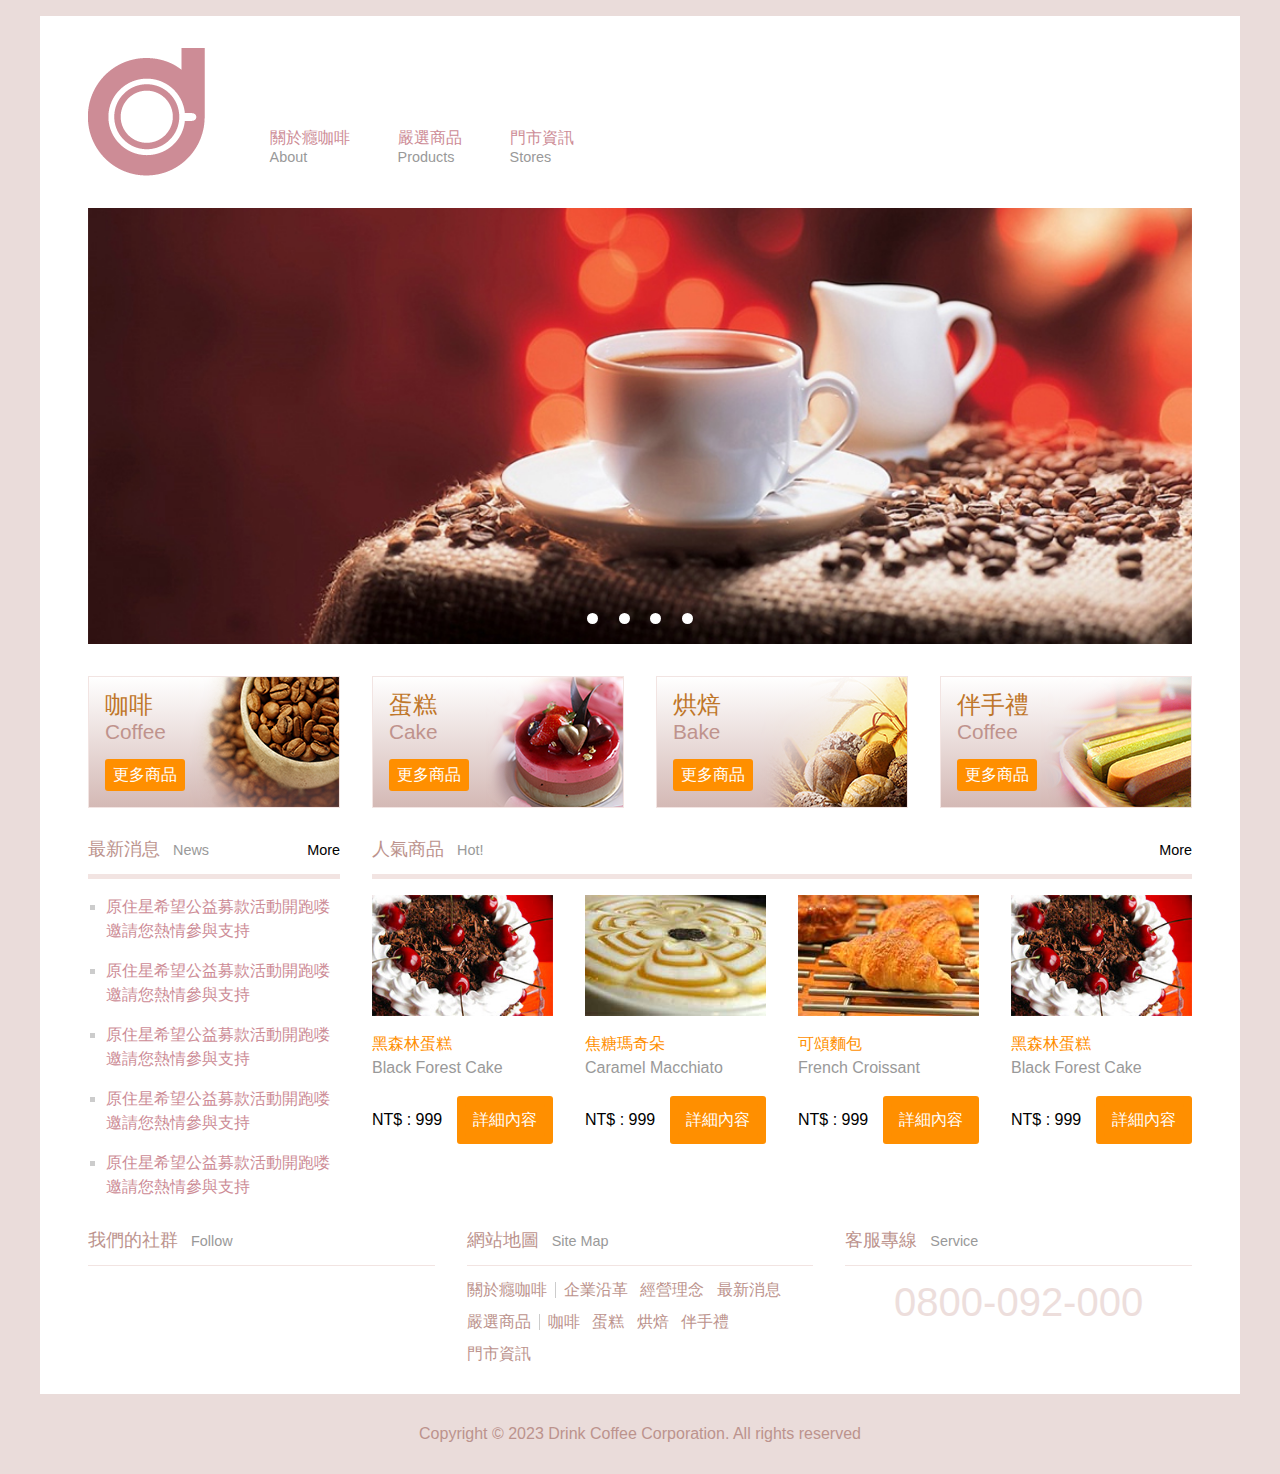
<file: index.html>
<!DOCTYPE html>
<html lang="zh-Hant-TW">

<head>
    <meta charset="UTF-8">
    <meta http-equiv="X-UA-Compatible" content="IE=edge">
    <meta name="viewport" content="width=device-width, initial-scale=1.0">
    <meta name="keywords" content="咖啡, 咖啡, 蛋糕, 烘焙, 伴手禮">
    <meta name="description" content="從原產地的一株咖啡樹，最終成為送到手中的一杯咖啡。這段旅程，為咖啡的故事做了最佳的註解，同時也塑造出咖啡家族的獨特風味及口感特性。">
    <meta property="og:title" content="癮咖啡 Drink Coffee">
    <meta property="og:description" content="從原產地的一株咖啡樹，最終成為送到手中的一杯咖啡。這段旅程，為咖啡的故事做了最佳的註解，同時也塑造出咖啡家族的獨特風味及口感特性。">
    <meta property="og:type" content="website">
    <meta property="og:url" content=" https://scottliu8306.github.io/drinking/">
    <meta property="og:image" content=" https://scottliu8306.github.io/drinking/images/og-image.png">
    <title>癮咖啡 Drink Coffee</title>
    <link rel="stylesheet" href="./favicon.png" type="image/x-icon">
    <link rel="stylesheet" href="./style/reset.css">
    <link rel="stylesheet" href="./style/all.css">
    <link rel="stylesheet" href="./style/index.css">
    <link rel="stylesheet" href="https://cdnjs.cloudflare.com/ajax/libs/font-awesome/6.2.1/css/all.min.css"
        integrity="sha512-MV7K8+y+gLIBoVD59lQIYicR65iaqukzvf/nwasF0nqhPay5w/9lJmVM2hMDcnK1OnMGCdVK+iQrJ7lzPJQd1w=="
        crossorigin="anonymous" referrerpolicy="no-referrer" />


</head>

<body>
    <div class="wrapper">
        <header class=" wrapper-item">
            <!-- 首頁 導覽 -->
            <div class="header" id="Header">
                <div class="header-head">
                    <!-- logo -->
                    <a href="./">
                        <picture>
                            <source srcset="./images/logo-desktop.png" media="(min-width: 481px)">
                            <source srcset="./images/logo-mobile.png" media="(max-width: 480px)">
                            <img class="header-img" src="./images/logo-desktop.png" width="117" height="128" alt="癮咖啡">
                        </picture>
                    </a>
                </div>
                <div class="header-body">
                    <!-- 導覽清單 -->
                    <nav class="nav">
                        <ul class="nav-ul">
                            <li class="nav-li">
                                <a class="nav-link" href="./about.html">
                                    <span class="nav-cht">關於癮咖啡</span>
                                    <span class="nav-en">about</span>
                                </a>
                                <ul class="nav-child-ul">
                                    <li class="nav-child-li">
                                        <a class="nav-link" href="./about-history.html">
                                            <span class="nav-cht">企業沿格</span>
                                            <span class="nav-en">history</span>
                                        </a>
                                    </li>
                                    <li class="nav-child-li">
                                        <a class="nav-link" href="./about-management.html">
                                            <span class="nav-cht">經營理念</span>
                                            <span class="nav-en">management</span>
                                        </a>
                                    </li>
                                    <li class="nav-child-li">
                                        <a class="nav-link" href="./about-news.html">
                                            <span class="nav-cht">最新消息</span>
                                            <span class="nav-en">news</span>
                                        </a>
                                    </li>
                                </ul>
                            </li>
                            <li class="nav-li">
                                <a class="nav-link" href="./products.html">
                                    <span class="nav-cht">嚴選商品</span>
                                    <span class="nav-en">products</span>
                                </a>
                                <ul class="nav-child-ul">
                                    <li class="nav-child-li">
                                        <a class="nav-link" href="./products-list.html">
                                            <span class="nav-cht">咖啡</span>
                                            <span class="nav-en">coffee</span>
                                        </a>
                                    </li>
                                    <li class="nav-child-li">
                                        <a class="nav-link" href="./products-list.html">
                                            <span class="nav-cht">蛋糕</span>
                                            <span class="nav-en">cake</span>
                                        </a>
                                    </li>
                                    <li class="nav-child-li">
                                        <a class="nav-link" href="./products-list.html">
                                            <span class="nav-cht">烘焙</span>
                                            <span class="nav-en">bread</span>
                                        </a>
                                    </li>
                                    <li class="nav-child-li">
                                        <a class="nav-link" href="./products-list.html">
                                            <span class="nav-cht">伴手禮</span>
                                            <span class="nav-en">gift</span>
                                        </a>
                                    </li>
                                </ul>
                            </li>
                            <li class="nav-li"><a class="nav-link" href="./stores.html">
                                    <span class="nav-cht">門市資訊</span>
                                    <span class="nav-en">stores</span>
                                </a></li>
                        </ul>
                    </nav>

                </div>
                <div class="header-foot">
                    <button class="header-btn"><i class="fa-solid fa-bars"></i></button>
                </div>
            </div>

        </header>
        <!-- banner橫幅 -->
        <section class="wrapper-item">
            <div class="banner" id="Banner">
                <div class="banner-head">
                    <ul class="banner-ul">
                        <!-- 第一組 -->
                        <li class="banner-li"><a href="./products-list.html">
                                <picture>
                                    <source srcset="./images/banner1-desktop.jpg" media="(min-width: 481px)">
                                    <source srcset="./images/banner1-mobile.jpg" media="(max-width: 480px)">
                                    <img class="banner-img" src="./images/banner1-desktop.jpg" width="1104" height="436"
                                        alt="咖啡 coffee">
                                </picture>
                            </a></li>
                        <!-- 第二組 -->
                        <li class="banner-li"><a href="./products-list.html">
                                <picture>
                                    <source srcset="./images/banner2-desktop.jpg" media="(min-width: 481px)">
                                    <source srcset="./images/banner2-mobile.jpg" media="(max-width: 480px)">
                                    <img class="banner-img" src="./images/banner2-desktop.jpg" width="1104" height="436"
                                        alt="蛋糕 cake">
                                </picture>
                            </a></li>
                        <!-- 第三組 -->
                        <li class="banner-li"><a href="./products-list.html">
                                <picture>
                                    <source srcset="./images/banner3-desktop.jpg" media="(min-width: 481px)">
                                    <source srcset="./images/banner3-mobile.jpg" media="(max-width: 480px)">
                                    <img class="banner-img" src="./images/banner3-desktop.jpg" width="1104" height="436"
                                        alt="烘焙 bake">
                                </picture>
                            </a></li>
                        <!-- 第四組 -->
                        <li class="banner-li"><a href="./products-list.html">
                                <picture>
                                    <source srcset="./images/banner4-desktop.jpg" media="(min-width: 481px)">
                                    <source srcset="./images/banner4-mobile.jpg" media="(max-width: 480px)">
                                    <img class="banner-img" src="./images/banner4-desktop.jpg" width="1104" height="436"
                                        alt="伴手禮 gift">
                                </picture>
                            </a></li>
                    </ul>
                </div>
                <div class="banner-body">
                    <input class="banner-btn" type="button" value="0">
                    <input class="banner-btn" type="button" value="1">
                    <input class="banner-btn" type="button" value="2">
                    <input class="banner-btn" type="button" value="3">
                </div>
            </div>
        </section>
        <!-- column分類商品 -->
        <section class="wrapper-item">
            <div class="col col-row ">
                <!-- 第一組咖啡 -->
                <div class="col-item col-item-3 ">
                    <div class="category">
                        <div class="category-head">
                            <h3 class="category-title">
                                <span class="category-cht">咖啡</span>
                                <small class="category-en">coffee</small>
                            </h3>
                            <div class="category-btns">
                                <a href="./products-list.html" class="category-btn">更多商品</a>
                            </div>
                        </div>
                        <div class="category-body">
                            <div class="category-imgs">
                                <img class="category-img" src="./images/category-coffee.png" alt="咖啡 coffee">
                            </div>
                        </div>
                    </div>
                </div>
                <!-- 第二組蛋糕 -->
                <div class="col-item col-item-3 ">
                    <div class="category">
                        <div class="category-head">
                            <h3 class="category-title">
                                <span class="category-cht">蛋糕</span>
                                <small class="category-en">cake</small>
                            </h3>
                            <div class="category-btns">
                                <a href="./products-list.html" class="category-btn">更多商品</a>
                            </div>
                        </div>
                        <div class="category-body">
                            <div class="category-imgs">
                                <img class="category-img" src="./images/category-cake.png" alt="蛋糕 cake">
                            </div>
                        </div>
                    </div>
                </div>
                <!-- 第三組烘焙 -->
                <div class="col-item col-item-3 ">
                    <div class="category">
                        <div class="category-head">
                            <h3 class="category-title">
                                <span class="category-cht">烘焙</span>
                                <small class="category-en">bake</small>
                            </h3>
                            <div class="category-btns">
                                <a href="./products-list.html" class="category-btn">更多商品</a>
                            </div>
                        </div>
                        <div class="category-body">
                            <div class="category-imgs">
                                <img class="category-img" src="./images/category-bread.png" alt="烘焙 bake">
                            </div>
                        </div>
                    </div>
                </div>
                <!-- 第四組伴手禮 -->
                <div class="col-item col-item-3">
                    <div class="category">
                        <div class="category-head">
                            <h3 class="category-title">
                                <span class="category-cht">伴手禮</span>
                                <small class="category-en">coffee</small>
                            </h3>
                            <div class="category-btns">
                                <a href="./products-list.html" class="category-btn">更多商品</a>
                            </div>
                        </div>
                        <div class="category-body">
                            <div class="category-imgs">
                                <img class="category-img" src="./images/category-gift.png" alt="伴手禮 gift">
                            </div>
                        </div>
                    </div>
                </div>
            </div>
        </section>
        <section class="wrapper-item">
            <div class="col col-row ">
                <!-- 最新消息 -->
                <div class="col-item col-item-3 col-item-full ">
                    <div class="menu">
                        <!-- 最新消息標題 -->
                        <div class="menu-head">
                            <header class="group">
                                <div class="group-head">
                                    <h4 class="group-title">最新消息 <small class="group-small">news</small></h4>
                                </div>
                                <div class="group-footer">
                                    <a href="./about-news.html" class="group-link">more</a>
                                </div>
                            </header>
                        </div>
                        <!-- 最新消息內文 -->
                        <div class="menu-body">
                            <div class="news">
                                <ul class="news-ul">
                                    <li class="news-li"><a class="news-link" href="javascript:;">原住星希望公益募款活動開跑喽
                                            邀請您熱情參與支持</a></li>
                                    <li class="news-li"><a class="news-link" href="javascript:;">原住星希望公益募款活動開跑喽
                                            邀請您熱情參與支持</a></li>
                                    <li class="news-li"><a class="news-link" href="javascript:;">原住星希望公益募款活動開跑喽
                                            邀請您熱情參與支持</a></li>
                                    <li class="news-li"><a class="news-link" href="javascript:;">原住星希望公益募款活動開跑喽
                                            邀請您熱情參與支持</a></li>
                                    <li class="news-li"><a class="news-link" href="javascript:;">原住星希望公益募款活動開跑喽
                                            邀請您熱情參與支持</a></li>
                                </ul>
                            </div>
                        </div>
                    </div>
                </div>
                <!-- 人氣商品 -->
                <div class="col-item col-item-9 col-item-full ">
                    <div class="hot">
                        <!-- 人氣商品標題 -->
                        <div class="hot-head">
                            <header class="group">
                                <div class="group-head">
                                    <h4 class="group-title">人氣商品 <small class="group-small">hot!</small></h4>
                                </div>
                                <div class="group-footer">
                                    <a href="./products-list.html" class="group-link">more</a>
                                </div>
                            </header>
                        </div>
                        <!-- 人氣商品內文 -->
                        <div class="hot-body">
                            <div class="col col-row ">
                                <!-- 黑森林蛋糕 -->
                                <div class="col-item col-item-3 ">
                                    <section class="card card-stack ">
                                        <!-- 標題 -->
                                        <header class="card-head">
                                            <h2 class="card-title"><a href="./products-detail.html"
                                                    class="card-link">黑森林蛋糕</a></h2>
                                            <p class="card-desc">black forest cake</p>
                                        </header>
                                        <!-- 圖示 -->
                                        <div class="card-body">
                                            <a href="./products-detail.html">
                                                <img class="card-img" src="./images/hot1.jpg" alt="黑森林蛋糕" width="225"
                                                    height="150">
                                            </a>
                                        </div>
                                        <!-- 價錢、按鈕 -->
                                        <footer class="card-foot">
                                            <div class="card-price">NT$ : 999</div>
                                            <div class="card-btn">
                                                <a href="./products-detail.html" class="card-btn">詳細內容</a>
                                            </div>
                                        </footer>
                                    </section>
                                </div>
                                <!-- 焦糖瑪奇朵 -->
                                <div class="col-item col-item-3 ">
                                    <section class="card card-stack ">
                                        <!-- 標題 -->
                                        <header class="card-head">
                                            <h2 class="card-title"><a href="./products-detail.html"
                                                    class="card-link">焦糖瑪奇朵</a></h2>
                                            <p class="card-desc">caramel macchiato</p>
                                        </header>
                                        <!-- 圖示 -->
                                        <div class="card-body">
                                            <a href="./products-detail.html">
                                                <img class="card-img" src="./images/hot2.jpg" alt="焦糖瑪奇朵" width="225"
                                                    height="150">
                                            </a>
                                        </div>
                                        <!-- 價錢、按鈕 -->
                                        <footer class="card-foot">
                                            <div class="card-price">NT$ : 999</div>
                                            <div class="card-btn">
                                                <a href="./products-detail.html" class="card-btn">詳細內容</a>
                                            </div>
                                        </footer>
                                    </section>
                                </div>
                                <!-- 可頌麵包 -->
                                <div class="col-item col-item-3 ">
                                    <section class="card card-stack ">
                                        <!-- 標題 -->
                                        <header class="card-head">
                                            <h2 class="card-title"><a href="./products-detail.html"
                                                    class="card-link">可頌麵包</a></h2>
                                            <p class="card-desc">french croissant </p>
                                        </header>
                                        <!-- 圖示 -->
                                        <div class="card-body">
                                            <a href="./products-detail.html">
                                                <img class="card-img" src="./images/hot3.jpg" alt="可頌麵包" width="225"
                                                    height="150">
                                            </a>
                                        </div>
                                        <!-- 價錢、按鈕 -->
                                        <footer class="card-foot">
                                            <div class="card-price">NT$ : 999</div>
                                            <div class="card-btn">
                                                <a href="./products-detail.html" class="card-btn">詳細內容</a>
                                            </div>
                                        </footer>
                                    </section>
                                </div>
                                <!-- 黑森林蛋糕  -->
                                <div class="col-item col-item-3 ">
                                    <section class="card card-stack ">
                                        <!-- 標題 -->
                                        <header class="card-head">
                                            <h2 class="card-title"><a href="./products-detail.html"
                                                    class="card-link">黑森林蛋糕</a></h2>
                                            <p class="card-desc">black forest cake</p>
                                        </header>
                                        <!-- 圖示 -->
                                        <div class="card-body">
                                            <a href="./products-detail.html">
                                                <img class="card-img" src="./images/hot1.jpg" alt="黑森林蛋糕" width="225"
                                                    height="150">
                                            </a>
                                        </div>
                                        <!-- 價錢、按鈕 -->
                                        <footer class="card-foot">
                                            <div class="card-price">NT$ : 999</div>
                                            <div class="card-btn">
                                                <a href="./products-detail.html" class="card-btn">詳細內容</a>
                                            </div>
                                        </footer>
                                    </section>
                                </div>
                            </div>
                        </div>

                    </div>
                </div>
            </div>
        </section>
        <section class="wrapper-item wrapper-item-other ">
            <div class="col col-row ">
                <!-- 社群(內容) -->
                <div class="col-item col-item-4">
                    <section class="contact ">
                        <div class="contact-head">
                            <div class="hot-head">
                                <header class="group group-solid-sm">
                                    <div class="group-head">
                                        <h4 class="group-title">我們的社群 <small class="group-small">follow</small></h4>
                                    </div>

                            </div>
                        </div>
                        <div class="contact-body">
                            <div class=" contact-social ">
                                <a href="javascript:;" class="contact-icon contact-facebook ">
                                    <i class="fa-brands fa-square-facebook"></i>
                                </a>
                                <a href="javascript:;" class="contact-icon contact-instagram">
                                    <i class="fa-brands fa-instagram"></i>
                                </a>
                                <a href="javascript:;" class="contact-icon contact-twitter ">
                                    <i class="fa-brands fa-square-twitter"></i>
                                </a>
                            </div>
                        </div>
                    </section>
                </div>
                <!--網站地圖(內容)-->
                <div class="col-item col-item-4">
                    <section class="contact ">
                        <div class="contact-head">
                            <div class="hot-head">
                                <header class="group group-solid-sm">
                                    <div class="group-head">
                                        <h4 class="group-title">網站地圖 <small class="group-small">site map</small></h4>
                                    </div>

                            </div>
                        </div>
                        <div class="contact-body">
                            <div class=" contact-social ">
                                <ul class="contact-ul">
                                    <li class="contact-li"><a href="./about.html" class="contact-link">關於癮咖啡</a>
                                        <ul class="contact-child-ul">
                                            <il class="contact-child-li"><a href="./about-history.html"
                                                    class="contact-link">企業沿革</a></il>
                                            <il class="contact-child-li"><a href="./about-management.html"
                                                    class="contact-link">經營理念</a></il>
                                            <il class="contact-child-li"><a href="./about-news.html"
                                                    class="contact-link">最新消息</a></il>
                                        </ul>
                                    </li>
                                    <li class="contact-li"><a href="./products.html" class="contact-link">嚴選商品</a>
                                        <ul class="contact-child-ul">
                                            <il class="contact-child-li"><a href="./products-list.html"
                                                    class="contact-link">咖啡</a></il>
                                            <il class="contact-child-li"><a href="./products-list.html"
                                                    class="contact-link">蛋糕</a></il>
                                            <il class="contact-child-li"><a href="./products-list.html"
                                                    class="contact-link">烘焙</a></il>
                                            <il class="contact-child-li"><a href="./products-list.html"
                                                    class="contact-link">伴手禮</a></il>
                                        </ul>
                                    </li>
                                    <li class="contact-li"><a href="./stores.html" class="contact-link">門市資訊</a></li>
                                </ul>
                            </div>
                        </div>
                    </section>
                </div>
                <!-- 客服專線(內容) -->
                <div class="col-item col-item-4">
                    <section class="contact ">
                        <div class="contact-head">
                            <div class="hot-head">
                                <header class="group group-solid-sm">
                                    <div class="group-head">
                                        <h4 class="group-title">客服專線 <small class="group-small">service</small></h4>
                                    </div>
                                </header>
                            </div>
                            <div class="contact-body">
                                <div class="contact-service">
                                    <p class="contact-tel">0800-092-000</p>
                                </div>
                            </div>
                        </div>
                        <div class="contact-body">

                        </div>
                </div>
        </section>
    </div>
    </div>
    </section>
    </div>
<!-- 頁尾部分 -->
    <footer class="footer">
        <p class="footer-desc">Copyright &copy; 2023 Drink Coffee Corporation. All rights reserved</p>

    </footer>


    <script src="https://cdnjs.cloudflare.com/ajax/libs/jquery/3.6.3/jquery.min.js" integrity="sha512-STof4xm1wgkfm7heWqFJVn58Hm3EtS31XFaagaa8VMReCXAkQnJZ+jEy8PCC/iT18dFy95WcExNHFTqLyp72eQ==" crossorigin="anonymous" referrerpolicy="no-referrer"></script>
    <script src="./js/all.js"></script>
    <script src="./js/index.js"></script>

</body>

</html>
</file>
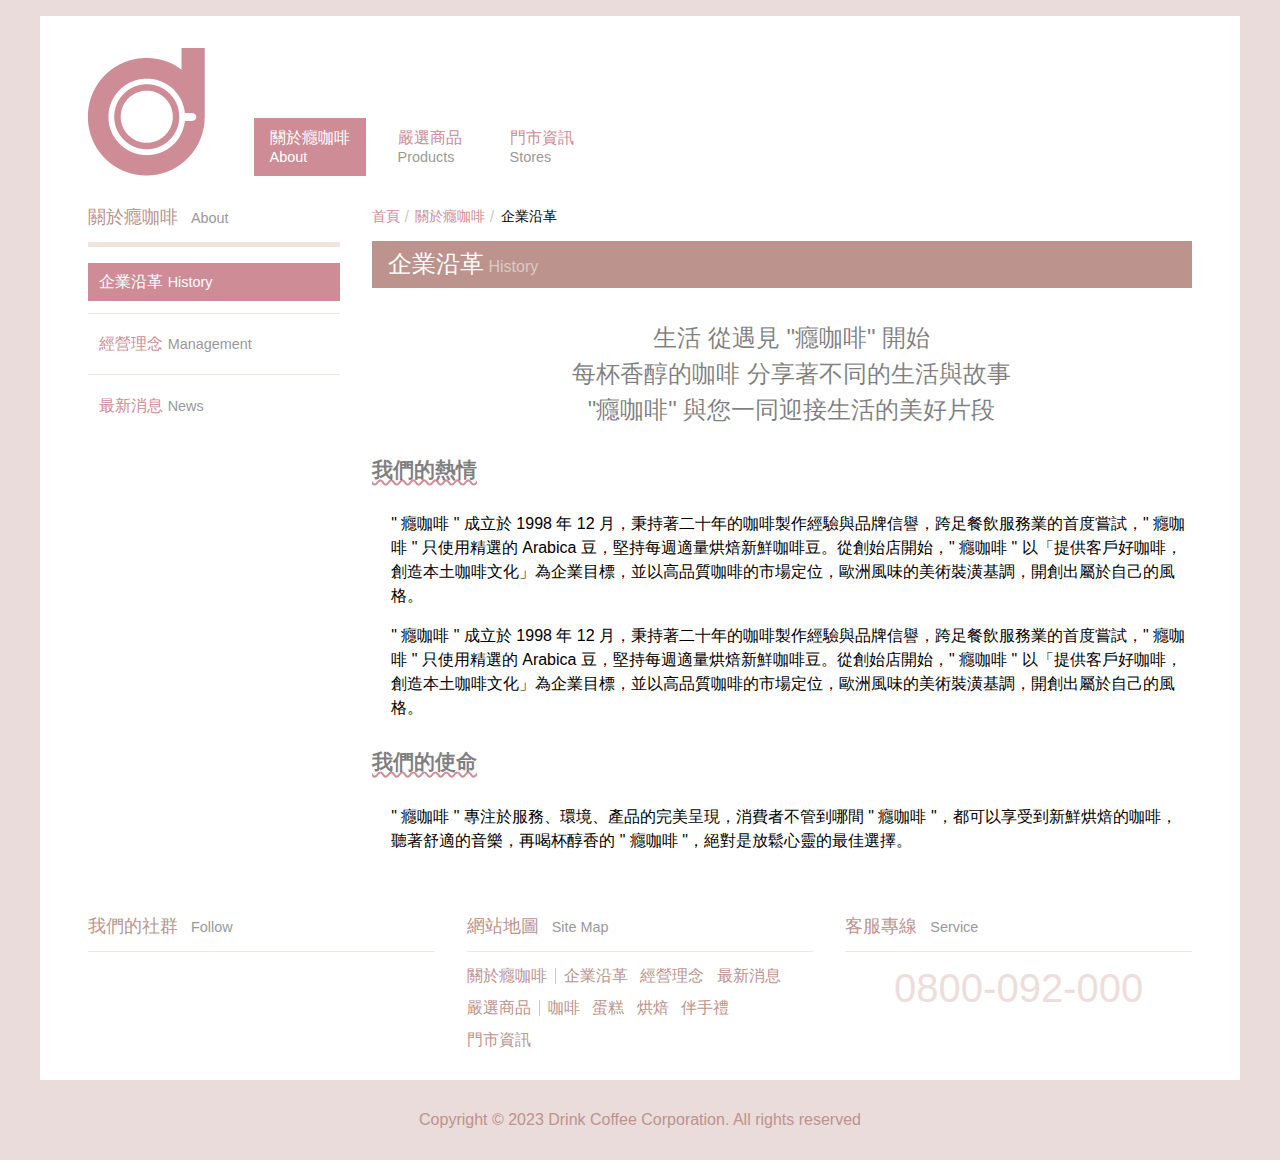
<file: about-history.html>
<!DOCTYPE html>
<html lang="zh-Hant-TW">

<head>
    <meta charset="UTF-8">
    <meta http-equiv="X-UA-Compatible" content="IE=edge">
    <meta name="viewport" content="width=device-width, initial-scale=1.0">
    <meta name="keywords" content="癮咖啡, 咖啡, Arabica, 阿拉比卡">
    <meta name="description" content="生活，從遇見癮咖啡開始每杯香醇的咖啡，分享著不同的生活與故事，癮咖啡與您一同迎接生活的美好片刻">
    <meta property="og:title" content="癮咖啡 Drink Coffee">
    <meta property="og:description" content="生活，從遇見癮咖啡開始每杯香醇的咖啡，分享著不同的生活與故事，癮咖啡與您一同迎接生活的美好片刻">
    <meta property="og:type" content="website">
    <meta property="og:url" content=" https://scottliu8306.github.io/drinking/about-history">
    <meta property="og:image" content=" https://scottliu8306.github.io/drinking/images/og-image.png">
    <title>企業沿革 - 癮咖啡 Drink Coffee</title>
    <link rel="stylesheet" href="./favicon.png" type="image/x-icon">
    <link rel="stylesheet" href="./style/reset.css">
    <link rel="stylesheet" href="./style/all.css">
    <link rel="stylesheet" href="./style/about.css">
    <link rel="stylesheet" href="https://cdnjs.cloudflare.com/ajax/libs/font-awesome/6.2.1/css/all.min.css"
        integrity="sha512-MV7K8+y+gLIBoVD59lQIYicR65iaqukzvf/nwasF0nqhPay5w/9lJmVM2hMDcnK1OnMGCdVK+iQrJ7lzPJQd1w=="
        crossorigin="anonymous" referrerpolicy="no-referrer" />


</head>

<body>
    <div class="wrapper">
        <header class=" wrapper-item">
            <!-- 首頁 導覽 -->
            <div class="header" id="Header">
                <div class="header-head">
                    <!-- logo -->
                    <a href="./">
                        <picture>
                            <source srcset="./images/logo-desktop.png" media="(min-width: 481px)">
                            <source srcset="./images/logo-mobile.png" media="(max-width: 480px)">
                            <img class="header-img" src="./images/logo-desktop.png" width="117" height="128" alt="癮咖啡">
                        </picture>
                    </a>
                </div>
                <div class="header-body">
                    <!-- 導覽清單 -->

                    <nav class="nav">
                        <ul class="nav-ul">
                            <li class="nav-li nav-li-active ">
                                <a class="nav-link   " href="./about.html">
                                    <span class="nav-cht">關於癮咖啡</span>
                                    <span class="nav-en">about</span>
                                </a>
                                <ul class="nav-child-ul ">
                                    <li class="nav-child-li nav-li-active ">
                                        <a class="nav-link" href="./about-history.html">
                                            <span class="nav-cht">企業沿格</span>
                                            <span class="nav-en">history</span>
                                        </a>
                                    </li>
                                    <li class="nav-child-li">
                                        <a class="nav-link" href="./about-management.html">
                                            <span class="nav-cht">經營理念</span>
                                            <span class="nav-en">management</span>
                                        </a>
                                    </li>
                                    <li class="nav-child-li">
                                        <a class="nav-link" href="./about-news.html">
                                            <span class="nav-cht">最新消息</span>
                                            <span class="nav-en">news</span>
                                        </a>
                                    </li>
                                </ul>
                            </li>
                            <li class="nav-li">
                                <a class="nav-link" href="./products.html">
                                    <span class="nav-cht">嚴選商品</span>
                                    <span class="nav-en">products</span>
                                </a>
                                <ul class="nav-child-ul">
                                    <li class="nav-child-li">
                                        <a class="nav-link" href="./products-list.html">
                                            <span class="nav-cht">咖啡</span>
                                            <span class="nav-en">coffee</span>
                                        </a>
                                    </li>
                                    <li class="nav-child-li">
                                        <a class="nav-link" href="./products-list.html">
                                            <span class="nav-cht">蛋糕</span>
                                            <span class="nav-en">cake</span>
                                        </a>
                                    </li>
                                    <li class="nav-child-li">
                                        <a class="nav-link" href="./products-list.html">
                                            <span class="nav-cht">烘焙</span>
                                            <span class="nav-en">bread</span>
                                        </a>
                                    </li>
                                    <li class="nav-child-li">
                                        <a class="nav-link" href="./products-list.html">
                                            <span class="nav-cht">伴手禮</span>
                                            <span class="nav-en">gift</span>
                                        </a>
                                    </li>
                                </ul>
                            </li>
                            <li class="nav-li"><a class="nav-link" href="./stores.html">
                                    <span class="nav-cht">門市資訊</span>
                                    <span class="nav-en">stores</span>
                                </a></li>
                        </ul>
                    </nav>

                </div>
                <div class="header-foot">
                    <button class="header-btn"><i class="fa-solid fa-bars"></i></button>
                </div>
            </div>

        </header>

        <section class="wrapper-item">
            <div class="col col-row ">
                <!-- 關於癮咖啡 -->
                <div class="col-item col-item-3  col-item-none ">
                    <div class="menu">
                        <!-- 最新消息標題 -->
                        <div class="menu-head">
                            <header class="group">
                                <div class="group-head">
                                    <h4 class="group-title">關於癮咖啡 <small class="group-small">about</small></h4>
                                </div>
                                <div class="group-footer">

                                </div>
                            </header>
                        </div>
                        <!-- 最新消息內文 -->
                        <div class="menu-body">
                            <div class="subnav">
                                <ul class="subnav-ul">
                                    <li class="subnav-li subnav-li-active ">
                                        <a href="./about-history.html" class="subnav-link">
                                            <span class="subnav-cht">企業沿革</span>
                                            <span class="subnav-en">history</span>
                                        </a>
                                    </li>
                                    <li class="subnav-li">
                                        <a href="./about-management.html" class="subnav-link">
                                            <span class="subnav-cht">經營理念</span>
                                            <span class="subnav-en">management</span>
                                        </a>
                                    </li>
                                    <li class="subnav-li">
                                        <a href="./about-news.html" class="subnav-link">
                                            <span class="subnav-cht">最新消息</span>
                                            <span class="subnav-en">news</span>
                                        </a>
                                    </li>
                                </ul>
                            </div>
                        </div>
                    </div>
                </div>
                <!-- breadcrumb -->
                <div class="col-item col-item-9 col-item-full ">
                    <div class="breadcrumb">
                        <span class="breadcrumb-item"><a href="./" class="breadcrumb-link">首頁</a></span>
                        <span class="breadcrumb-item"><a href="./about.html" class="breadcrumb-link">關於癮咖啡</a></span>
                        <span class="breadcrumb-item">企業沿革</span>
                    </div>
                    <!-- 內文 -->
                    <article class="content">
                        <!--內文標題  -->
                        <div class="content-head">
                            <header class="headline">
                                <div class="headline-head">
                                    <h1 class="headline-title"><span class="headline-cht">企業沿革</span>
                                        <span class="headline-en">history</span>
                                    </h1>
                                </div>
                            </header>
                        </div>
                        <!-- 內文特色內容 -->
                        <div class="content-body">

                            <div class="article">
                                <blockquote class="article-quote">
                                    <i class="fa-solid fa-quote-left"></i>
                                    <p class="article-desc">
                                        生活 從遇見 "癮咖啡" 開始 <br>
                                        每杯香醇的咖啡 分享著不同的生活與故事 <br>
                                        "癮咖啡" 與您一同迎接生活的美好片段            
                                    </p>
                                    <i class="fa-solid fa-quote-right"></i>
                                </blockquote>
                                <h2 class="article-title-lg">我們的熱情</h2>
                                <p class="article-desc">" 癮咖啡 " 成立於 1998 年 12 月，秉持著二十年的咖啡製作經驗與品牌信譽，跨足餐飲服務業的首度嘗試，" 癮咖啡 " 只使用精選的 Arabica 豆，堅持每週適量烘焙新鮮咖啡豆。從創始店開始，" 癮咖啡 " 以「提供客戶好咖啡，創造本土咖啡文化」為企業目標，並以高品質咖啡的市場定位，歐洲風味的美術裝潢基調，開創出屬於自己的風格。</p>
                                <p class="article-desc">" 癮咖啡 " 成立於 1998 年 12 月，秉持著二十年的咖啡製作經驗與品牌信譽，跨足餐飲服務業的首度嘗試，" 癮咖啡 " 只使用精選的 Arabica 豆，堅持每週適量烘焙新鮮咖啡豆。從創始店開始，" 癮咖啡 " 以「提供客戶好咖啡，創造本土咖啡文化」為企業目標，並以高品質咖啡的市場定位，歐洲風味的美術裝潢基調，開創出屬於自己的風格。</p>
                                <h2 class="article-title-lg">我們的使命</h2>
                                <p class="article-desc">" 癮咖啡 " 專注於服務、環境、產品的完美呈現，消費者不管到哪間 " 癮咖啡 "，都可以享受到新鮮烘焙的咖啡，聽著舒適的音樂，再喝杯醇香的 " 癮咖啡 "，絕對是放鬆心靈的最佳選擇。</p>
                            </div>
                           
                        </div>
                    </article>


                </div>
            </div>

        </section>
        <!-- 社群 網站地圖 客服專線 -->
        <section class="wrapper-item wrapper-item-other ">
            <div class="col col-row ">
                <!-- 社群(內容) -->
                <div class="col-item col-item-4">
                    <section class="contact ">
                        <div class="contact-head">
                            <div class="hot-head">
                                <header class="group group-solid-sm">
                                    <div class="group-head">
                                        <h4 class="group-title">我們的社群 <small class="group-small">follow</small></h4>
                                    </div>

                            </div>
                        </div>
                        <div class="contact-body">
                            <div class=" contact-social ">
                                <a href="javascript:;" class="contact-icon contact-facebook ">
                                    <i class="fa-brands fa-square-facebook"></i>
                                </a>
                                <a href="javascript:;" class="contact-icon contact-instagram">
                                    <i class="fa-brands fa-instagram"></i>
                                </a>
                                <a href="javascript:;" class="contact-icon contact-twitter ">
                                    <i class="fa-brands fa-square-twitter"></i>
                                </a>
                            </div>
                        </div>
                    </section>
                </div>
                <!--網站地圖(內容)-->
                <div class="col-item col-item-4">
                    <section class="contact ">
                        <div class="contact-head">
                            <div class="hot-head">
                                <header class="group group-solid-sm">
                                    <div class="group-head">
                                        <h4 class="group-title">網站地圖 <small class="group-small">site map</small></h4>
                                    </div>

                            </div>
                        </div>
                        <div class="contact-body">
                            <div class=" contact-social ">
                                <ul class="contact-ul">
                                    <li class="contact-li"><a href="./about.html" class="contact-link">關於癮咖啡</a>
                                        <ul class="contact-child-ul">
                                            <il class="contact-child-li"><a href="./about-history.html"
                                                    class="contact-link">企業沿革</a></il>
                                            <il class="contact-child-li"><a href="./about-management.html"
                                                    class="contact-link">經營理念</a></il>
                                            <il class="contact-child-li"><a href="./about-news.html"
                                                    class="contact-link">最新消息</a></il>
                                        </ul>
                                    </li>
                                    <li class="contact-li"><a href="./products.html" class="contact-link">嚴選商品</a>
                                        <ul class="contact-child-ul">
                                            <il class="contact-child-li"><a href="./products-list.html"
                                                    class="contact-link">咖啡</a></il>
                                            <il class="contact-child-li"><a href="./products-list.html"
                                                    class="contact-link">蛋糕</a></il>
                                            <il class="contact-child-li"><a href="./products-list.html"
                                                    class="contact-link">烘焙</a></il>
                                            <il class="contact-child-li"><a href="./products-list.html"
                                                    class="contact-link">伴手禮</a></il>
                                        </ul>
                                    </li>
                                    <li class="contact-li"><a href="./stores.html" class="contact-link">門市資訊</a></li>
                                </ul>
                            </div>
                        </div>
                    </section>
                </div>
                <!-- 客服專線(內容) -->
                <div class="col-item col-item-4">
                    <section class="contact ">
                        <div class="contact-head">
                            <div class="hot-head">
                                <header class="group group-solid-sm">
                                    <div class="group-head">
                                        <h4 class="group-title">客服專線 <small class="group-small">service</small></h4>
                                    </div>
                                </header>
                            </div>
                            <div class="contact-body">
                                <div class="contact-service">
                                    <p class="contact-tel">0800-092-000</p>
                                </div>
                            </div>
                        </div>
                        <div class="contact-body">

                        </div>
                </div>
        </section>
    </div>
    </div>
    </section>
    </div>
    <!-- 頁尾部分 -->
    <footer class="footer">
        <p class="footer-desc">Copyright &copy; 2023 Drink Coffee Corporation. All rights reserved</p>

    </footer>

    <script src="https://cdnjs.cloudflare.com/ajax/libs/jquery/3.6.3/jquery.min.js" integrity="sha512-STof4xm1wgkfm7heWqFJVn58Hm3EtS31XFaagaa8VMReCXAkQnJZ+jEy8PCC/iT18dFy95WcExNHFTqLyp72eQ==" crossorigin="anonymous" referrerpolicy="no-referrer"></script>
    <script src="./js/all.js"></script>
</body>

</html>
</file>
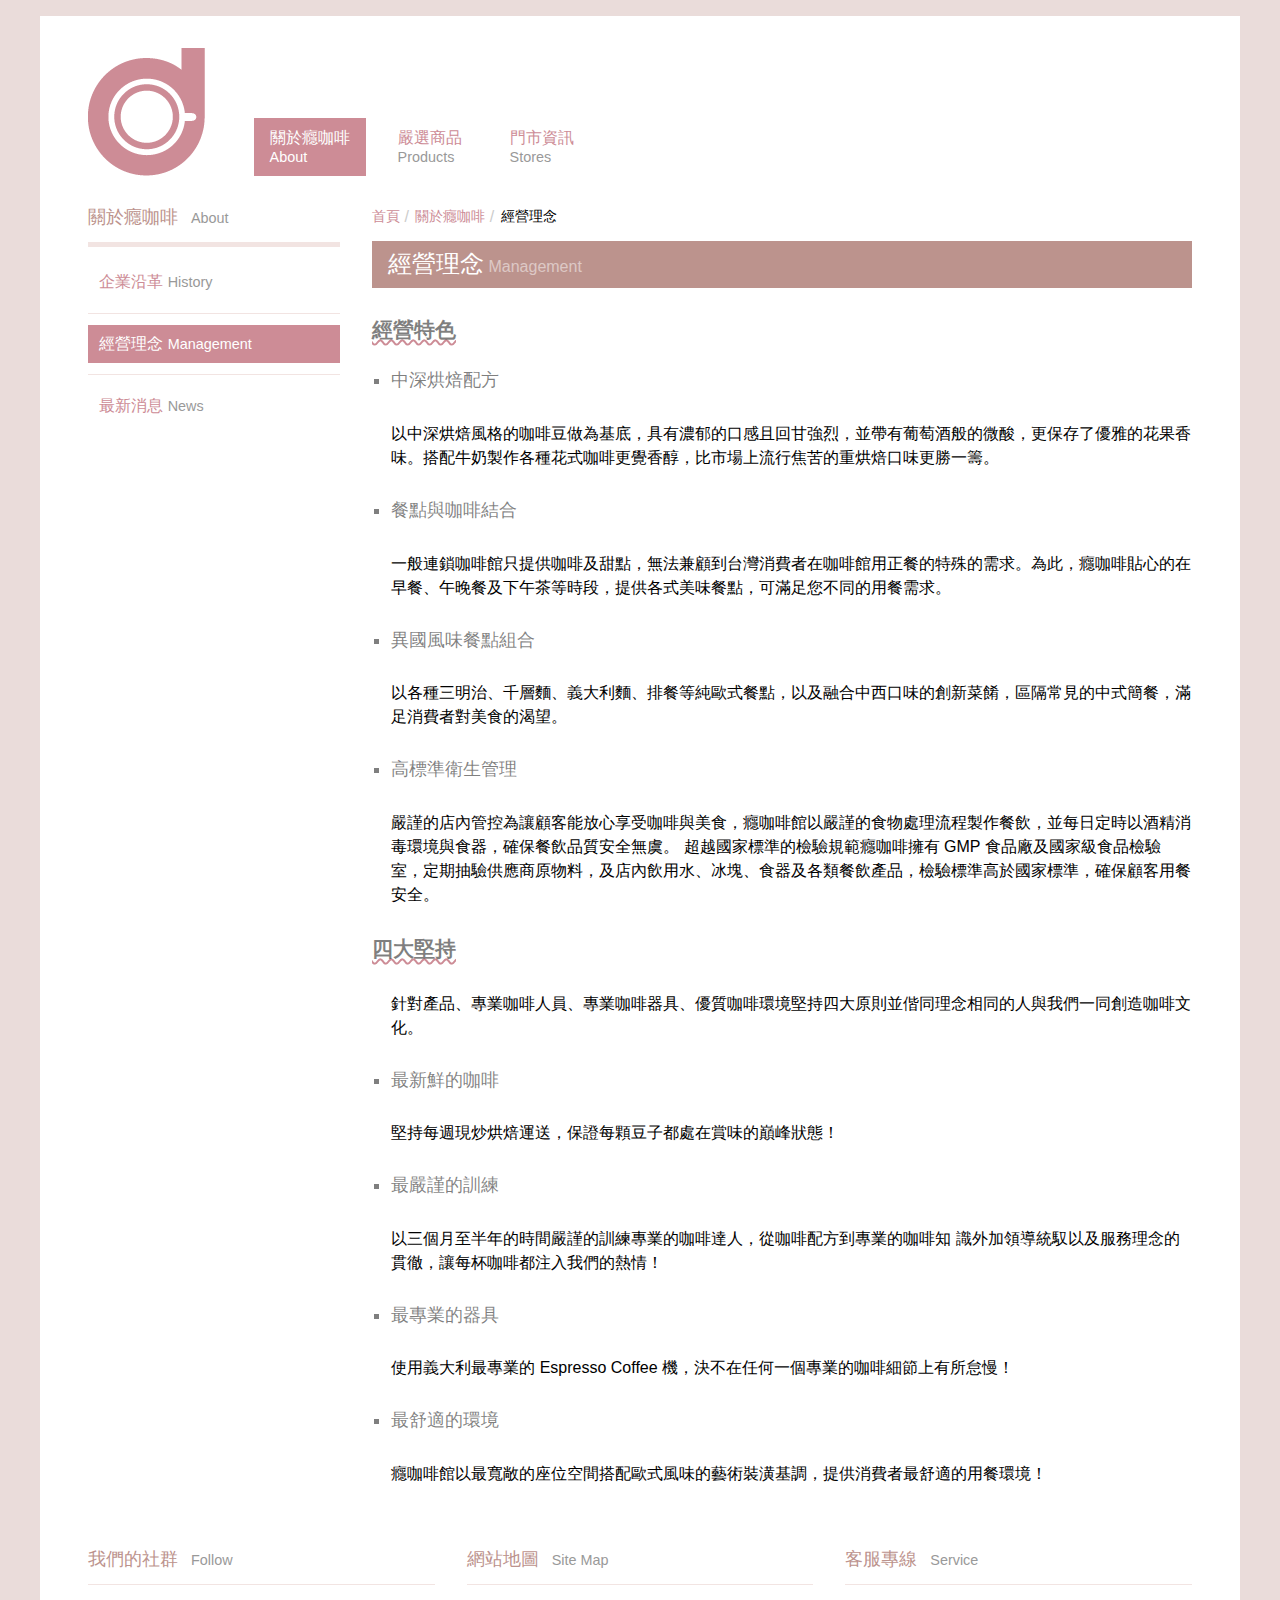
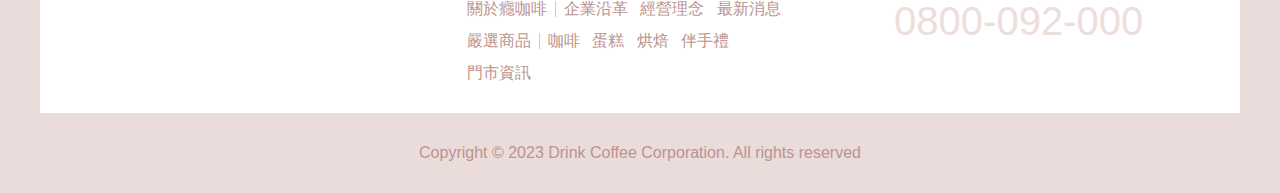
<file: about-management.html>
<!DOCTYPE html>
<html lang="zh-Hant-TW">

<head>
    <meta charset="UTF-8">
    <meta http-equiv="X-UA-Compatible" content="IE=edge">
    <meta name="viewport" content="width=device-width, initial-scale=1.0">
    <meta name="keywords" content="癮咖啡, 咖啡, 烘焙">
    <meta name="description" content="針對產品、專業咖啡人員、專業咖啡器具、優質咖啡環境堅持四大原則並偕同理念相同的人與我們一同創造咖啡文化。">
    <meta property="og:title" content="癮咖啡 Drink Coffee">
    <meta property="og:description" content="針對產品、專業咖啡人員、專業咖啡器具、優質咖啡環境堅持四大原則並偕同理念相同的人與我們一同創造咖啡文化。">
    <meta property="og:type" content="website">
    <meta property="og:url" content=" https://scottliu8306.github.io/drinking/about-management">
    <meta property="og:image" content=" https://scottliu8306.github.io/drinking/images/og-image.png">
    <title>經營理念 - 癮咖啡 Drink Coffee</title>
    <link rel="stylesheet" href="./favicon.png" type="image/x-icon">
    <link rel="stylesheet" href="./style/reset.css">
    <link rel="stylesheet" href="./style/all.css">
    <link rel="stylesheet" href="./style/about.css">
    <link rel="stylesheet" href="https://cdnjs.cloudflare.com/ajax/libs/font-awesome/6.2.1/css/all.min.css"
        integrity="sha512-MV7K8+y+gLIBoVD59lQIYicR65iaqukzvf/nwasF0nqhPay5w/9lJmVM2hMDcnK1OnMGCdVK+iQrJ7lzPJQd1w=="
        crossorigin="anonymous" referrerpolicy="no-referrer" />


</head>

<body>
    <div class="wrapper">
        <header class=" wrapper-item">
            <!-- 首頁 導覽 -->
            <div class="header" id="Header">
                <div class="header-head">
                    <!-- logo -->
                    <a href="./">
                        <picture>
                            <source srcset="./images/logo-desktop.png" media="(min-width: 481px)">
                            <source srcset="./images/logo-mobile.png" media="(max-width: 480px)">
                            <img class="header-img" src="./images/logo-desktop.png" width="117" height="128" alt="癮咖啡">
                        </picture>
                    </a>
                </div>
                <div class="header-body">
                    <!-- 導覽清單 -->

                    <nav class="nav">
                        <ul class="nav-ul">
                            <li class="nav-li nav-li-active ">
                                <a class="nav-link   " href="./about.html">
                                    <span class="nav-cht">關於癮咖啡</span>
                                    <span class="nav-en">about</span>
                                </a>
                                <ul class="nav-child-ul">
                                    <li class="nav-child-li">
                                        <a class="nav-link" href="./about-history.html">
                                            <span class="nav-cht">企業沿格</span>
                                            <span class="nav-en">history</span>
                                        </a>
                                    </li>
                                    <li class="nav-child-li nav-li-active  ">
                                        <a class="nav-link" href="./about-management.html">
                                            <span class="nav-cht">經營理念</span>
                                            <span class="nav-en">management</span>
                                        </a>
                                    </li>
                                    <li class="nav-child-li">
                                        <a class="nav-link" href="./about-news.html">
                                            <span class="nav-cht">最新消息</span>
                                            <span class="nav-en">news</span>
                                        </a>
                                    </li>
                                </ul>
                            </li>
                            <li class="nav-li">
                                <a class="nav-link" href="./products.html">
                                    <span class="nav-cht">嚴選商品</span>
                                    <span class="nav-en">products</span>
                                </a>
                                <ul class="nav-child-ul">
                                    <li class="nav-child-li">
                                        <a class="nav-link" href="./products-list.html">
                                            <span class="nav-cht">咖啡</span>
                                            <span class="nav-en">coffee</span>
                                        </a>
                                    </li>
                                    <li class="nav-child-li">
                                        <a class="nav-link" href="./products-list.html">
                                            <span class="nav-cht">蛋糕</span>
                                            <span class="nav-en">cake</span>
                                        </a>
                                    </li>
                                    <li class="nav-child-li">
                                        <a class="nav-link" href="./products-list.html">
                                            <span class="nav-cht">烘焙</span>
                                            <span class="nav-en">bread</span>
                                        </a>
                                    </li>
                                    <li class="nav-child-li">
                                        <a class="nav-link" href="./products-list.html">
                                            <span class="nav-cht">伴手禮</span>
                                            <span class="nav-en">gift</span>
                                        </a>
                                    </li>
                                </ul>
                            </li>
                            <li class="nav-li"><a class="nav-link" href="./stores.html">
                                    <span class="nav-cht">門市資訊</span>
                                    <span class="nav-en">stores</span>
                                </a></li>
                        </ul>
                    </nav>

                </div>
                <div class="header-foot">
                    <button class="header-btn"><i class="fa-solid fa-bars"></i></button>
                </div>
            </div>

        </header>

        <section class="wrapper-item">
            <div class="col col-row ">
                <!-- 關於癮咖啡 -->
                <div class="col-item col-item-3  col-item-none ">
                    <div class="menu">
                        <!-- 最新消息標題 -->
                        <div class="menu-head">
                            <header class="group">
                                <div class="group-head">
                                    <h4 class="group-title">關於癮咖啡 <small class="group-small">about</small></h4>
                                </div>
                                <div class="group-footer">

                                </div>
                            </header>
                        </div>
                        <!-- 最新消息內文 -->
                        <div class="menu-body">
                            <div class="subnav">
                                <ul class="subnav-ul">
                                    <li class="subnav-li">
                                        <a href="./about-history.html" class="subnav-link">
                                            <span class="subnav-cht">企業沿革</span>
                                            <span class="subnav-en">history</span>
                                        </a>
                                    </li>
                                    <li class="subnav-li subnav-li-active ">
                                        <a href="./about-management.html" class="subnav-link">
                                            <span class="subnav-cht">經營理念</span>
                                            <span class="subnav-en">management</span>
                                        </a>
                                    </li>
                                    <li class="subnav-li  ">
                                        <a href="./about-news.html" class="subnav-link">
                                            <span class="subnav-cht">最新消息</span>
                                            <span class="subnav-en">news</span>
                                        </a>
                                    </li>
                                </ul>
                            </div>
                        </div>
                    </div>
                </div>
                <!-- breadcrumb -->
                <div class="col-item col-item-9 col-item-full ">
                    <div class="breadcrumb">
                        <span class="breadcrumb-item"><a href="./" class="breadcrumb-link">首頁</a></span>
                        <span class="breadcrumb-item"><a href="./about.html" class="breadcrumb-link">關於癮咖啡</a></span>
                        <span class="breadcrumb-item">經營理念</span>
                    </div>
                    <!-- 內文 -->
                    <article class="content">
                        <!--內文標題  -->
                        <div class="content-head">
                            <header class="headline">
                                <div class="headline-head">
                                    <h1 class="headline-title"><span class="headline-cht">經營理念</span>
                                        <span class="headline-en">management</span>
                                    </h1>
                                </div>
                            </header>
                        </div>
                        <!-- 內文特色內容 -->
                        <div class="content-body">
                            <div class="article">
                                <!-- 內容--經營特色 -->
                                <h2 class="article-title-lg">經營特色</h2>
                                <h3 class="article-title-sm">中深烘焙配方</h3>
                                <p class="article-desc">以中深烘焙風格的咖啡豆做為基底，具有濃郁的口感且回甘強烈，並帶有葡萄酒般的微酸，更保存了優雅的花果香味。搭配牛奶製作各種花式咖啡更覺香醇，比市場上流行焦苦的重烘焙口味更勝一籌。</p>
                                <h3 class="article-title-sm">餐點與咖啡結合</h3>
                                <p class="article-desc">一般連鎖咖啡館只提供咖啡及甜點，無法兼顧到台灣消費者在咖啡館用正餐的特殊的需求。為此，癮咖啡貼心的在早餐、午晚餐及下午茶等時段，提供各式美味餐點，可滿足您不同的用餐需求。</p>
                                <h3 class="article-title-sm">異國風味餐點組合</h3>
                                <p class="article-desc">以各種三明治、千層麵、義大利麵、排餐等純歐式餐點，以及融合中西口味的創新菜餚，區隔常見的中式簡餐，滿足消費者對美食的渴望。</p>
                                <h3 class="article-title-sm">高標準衛生管理</h3>
                                <p class="article-desc">嚴謹的店內管控為讓顧客能放心享受咖啡與美食，癮咖啡館以嚴謹的食物處理流程製作餐飲，並每日定時以酒精消毒環境與食器，確保餐飲品質安全無虞。 超越國家標準的檢驗規範癮咖啡擁有 GMP 食品廠及國家級食品檢驗室，定期抽驗供應商原物料，及店內飲用水、冰塊、食器及各類餐飲產品，檢驗標準高於國家標準，確保顧客用餐安全。</p>
                                <!-- 內容--四大特色 -->
                                <h2 class="article-title-lg">四大堅持</h2>
                                <p class="article-desc">針對產品、專業咖啡人員、專業咖啡器具、優質咖啡環境堅持四大原則並偕同理念相同的人與我們一同創造咖啡文化。</p>
                                <h3 class="article-title-sm">最新鮮的咖啡</h3>
                                <p class="article-desc">堅持每週現炒烘焙運送，保證每顆豆子都處在賞味的巔峰狀態！</p>
                                <h3 class="article-title-sm">最嚴謹的訓練</h3>
                                <p class="article-desc">以三個月至半年的時間嚴謹的訓練專業的咖啡達人，從咖啡配方到專業的咖啡知 識外加領導統馭以及服務理念的貫徹，讓每杯咖啡都注入我們的熱情！</p>
                                <h3 class="article-title-sm">最專業的器具</h3>
                                <p class="article-desc">使用義大利最專業的 Espresso Coffee 機，決不在任何一個專業的咖啡細節上有所怠慢！</p>
                                <h3 class="article-title-sm">最舒適的環境</h3>
                                <p class="article-desc">癮咖啡館以最寬敞的座位空間搭配歐式風味的藝術裝潢基調，提供消費者最舒適的用餐環境！</p>
                            </div>
                        </div>
                    </article>


                </div>
            </div>

        </section>
        <!-- 社群 網站地圖 客服專線 -->
        <section class="wrapper-item wrapper-item-other ">
            <div class="col col-row ">
                <!-- 社群(內容) -->
                <div class="col-item col-item-4">
                    <section class="contact ">
                        <div class="contact-head">
                            <div class="hot-head">
                                <header class="group group-solid-sm">
                                    <div class="group-head">
                                        <h4 class="group-title">我們的社群 <small class="group-small">follow</small></h4>
                                    </div>

                            </div>
                        </div>
                        <div class="contact-body">
                            <div class=" contact-social ">
                                <a href="javascript:;" class="contact-icon contact-facebook ">
                                    <i class="fa-brands fa-square-facebook"></i>
                                </a>
                                <a href="javascript:;" class="contact-icon contact-instagram">
                                    <i class="fa-brands fa-instagram"></i>
                                </a>
                                <a href="javascript:;" class="contact-icon contact-twitter ">
                                    <i class="fa-brands fa-square-twitter"></i>
                                </a>
                            </div>
                        </div>
                    </section>
                </div>
                <!--網站地圖(內容)-->
                <div class="col-item col-item-4">
                    <section class="contact ">
                        <div class="contact-head">
                            <div class="hot-head">
                                <header class="group group-solid-sm">
                                    <div class="group-head">
                                        <h4 class="group-title">網站地圖 <small class="group-small">site map</small></h4>
                                    </div>

                            </div>
                        </div>
                        <div class="contact-body">
                            <div class=" contact-social ">
                                <ul class="contact-ul">
                                    <li class="contact-li"><a href="./about.html" class="contact-link">關於癮咖啡</a>
                                        <ul class="contact-child-ul">
                                            <il class="contact-child-li"><a href="./about-history.html"
                                                    class="contact-link">企業沿革</a></il>
                                            <il class="contact-child-li"><a href="./about-management.html"
                                                    class="contact-link">經營理念</a></il>
                                            <il class="contact-child-li"><a href="./about-news.html"
                                                    class="contact-link">最新消息</a></il>
                                        </ul>
                                    </li>
                                    <li class="contact-li"><a href="./products.html" class="contact-link">嚴選商品</a>
                                        <ul class="contact-child-ul">
                                            <il class="contact-child-li"><a href="./products-list.html"
                                                    class="contact-link">咖啡</a></il>
                                            <il class="contact-child-li"><a href="./products-list.html"
                                                    class="contact-link">蛋糕</a></il>
                                            <il class="contact-child-li"><a href="./products-list.html"
                                                    class="contact-link">烘焙</a></il>
                                            <il class="contact-child-li"><a href="./products-list.html"
                                                    class="contact-link">伴手禮</a></il>
                                        </ul>
                                    </li>
                                    <li class="contact-li"><a href="./stores.html" class="contact-link">門市資訊</a></li>
                                </ul>
                            </div>
                        </div>
                    </section>
                </div>
                <!-- 客服專線(內容) -->
                <div class="col-item col-item-4">
                    <section class="contact ">
                        <div class="contact-head">
                            <div class="hot-head">
                                <header class="group group-solid-sm">
                                    <div class="group-head">
                                        <h4 class="group-title">客服專線 <small class="group-small">service</small></h4>
                                    </div>
                                </header>
                            </div>
                            <div class="contact-body">
                                <div class="contact-service">
                                    <p class="contact-tel">0800-092-000</p>
                                </div>
                            </div>
                        </div>
                        <div class="contact-body">

                        </div>
                </div>
        </section>
    </div>
    </div>
    </section>
    </div>
    <!-- 頁尾部分 -->
    <footer class="footer">
        <p class="footer-desc">Copyright &copy; 2023 Drink Coffee Corporation. All rights reserved</p>

    </footer>

    <script src="https://cdnjs.cloudflare.com/ajax/libs/jquery/3.6.3/jquery.min.js" integrity="sha512-STof4xm1wgkfm7heWqFJVn58Hm3EtS31XFaagaa8VMReCXAkQnJZ+jEy8PCC/iT18dFy95WcExNHFTqLyp72eQ==" crossorigin="anonymous" referrerpolicy="no-referrer"></script>
    <script src="./js/all.js"></script>
</body>

</html>
</file>
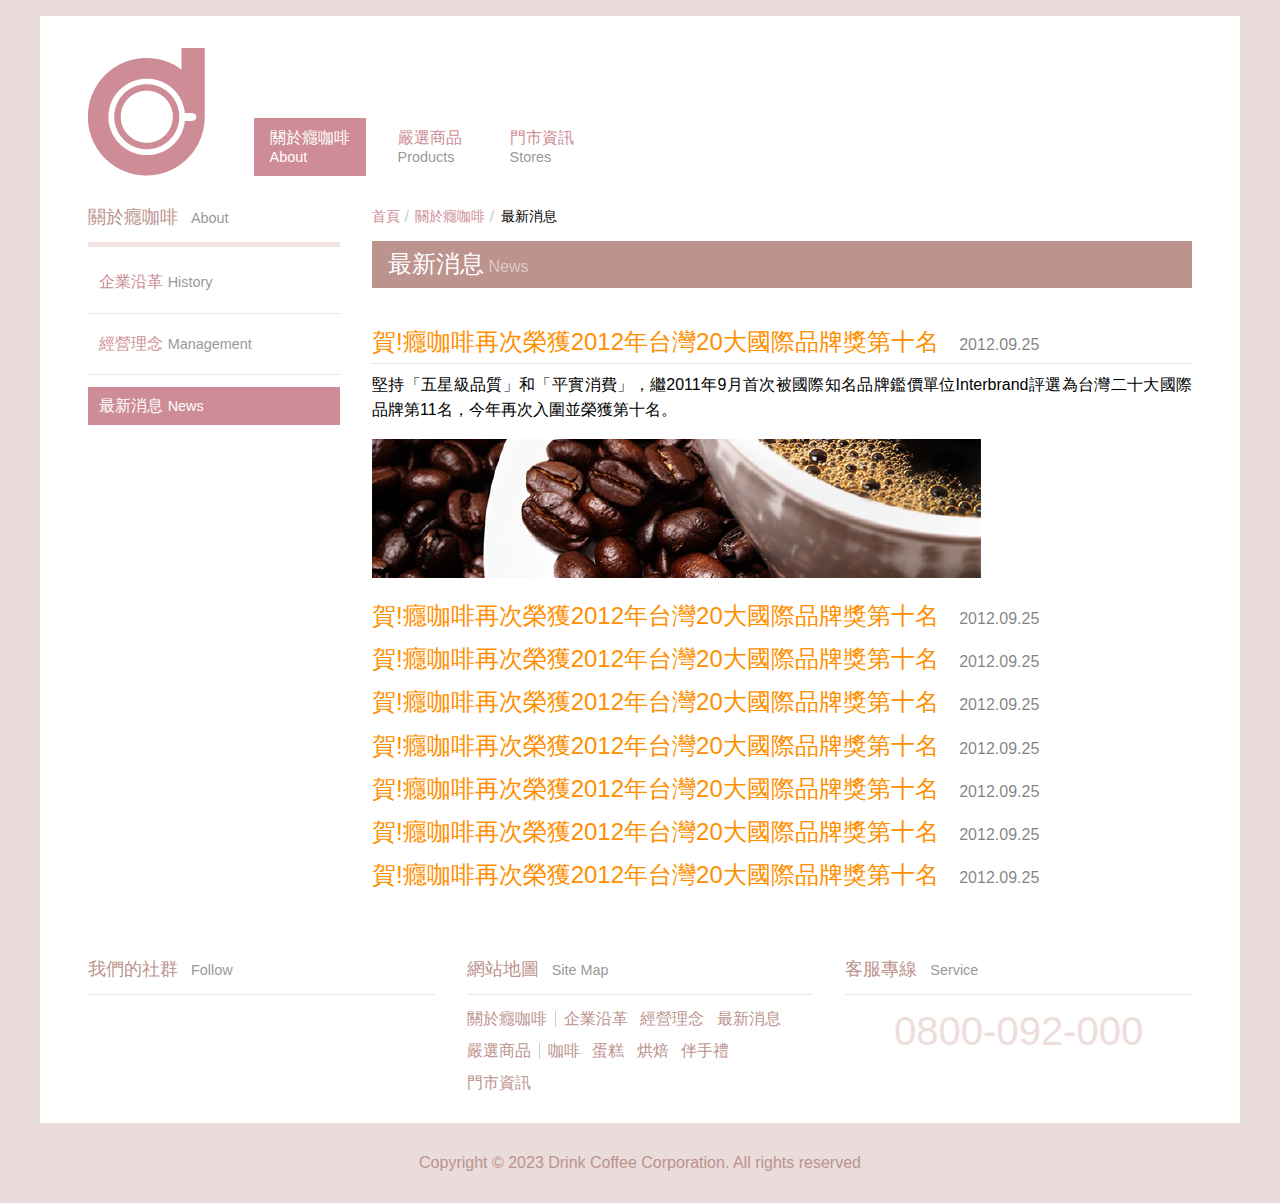
<file: about-news.html>
<!DOCTYPE html>
<html lang="zh-Hant-TW">

<head>
    <meta charset="UTF-8">
    <meta http-equiv="X-UA-Compatible" content="IE=edge">
    <meta name="viewport" content="width=device-width, initial-scale=1.0">
    <meta name="keywords" content="癮咖啡, 咖啡, 最新消息">
    <meta name="description" content="堅持「五星級品質」和「平實消費」，繼2011年9月首次被國際知名品牌鑑價單位Interbrand評選為台灣二十大國際品牌第11名，今年再次入圍並榮獲第十名。">
    <meta property="og:title" content="癮咖啡 Drink Coffee">
    <meta property="og:description"
        content="堅持「五星級品質」和「平實消費」，繼2011年9月首次被國際知名品牌鑑價單位Interbrand評選為台灣二十大國際品牌第11名，今年再次入圍並榮獲第十名。">
    <meta property="og:type" content="website">
    <meta property="og:url" content=" https://scottliu8306.github.io/drinking/about-news">
    <meta property="og:image" content=" https://scottliu8306.github.io/drinking/images/og-image.png">
    <title>最新消息 - 癮咖啡 Drink Coffee</title>
    <link rel="stylesheet" href="./favicon.png" type="image/x-icon">
    <link rel="stylesheet" href="./style/reset.css">
    <link rel="stylesheet" href="./style/all.css">
    <link rel="stylesheet" href="./style/about.css">
    <link rel="stylesheet" href="https://cdnjs.cloudflare.com/ajax/libs/font-awesome/6.2.1/css/all.min.css"
        integrity="sha512-MV7K8+y+gLIBoVD59lQIYicR65iaqukzvf/nwasF0nqhPay5w/9lJmVM2hMDcnK1OnMGCdVK+iQrJ7lzPJQd1w=="
        crossorigin="anonymous" referrerpolicy="no-referrer" />


</head>

<body>
    <div class="wrapper">
        <header class=" wrapper-item">
            <!-- 首頁 導覽 -->
            <div class="header" id="Header">
                <div class="header-head">
                    <!-- logo -->
                    <a href="./">
                        <picture>
                            <source srcset="./images/logo-desktop.png" media="(min-width: 481px)">
                            <source srcset="./images/logo-mobile.png" media="(max-width: 480px)">
                            <img class="header-img" src="./images/logo-desktop.png" width="117" height="128" alt="癮咖啡">
                        </picture>
                    </a>
                </div>
                <div class="header-body">
                    <!-- 導覽清單 -->

                    <nav class="nav">
                        <ul class="nav-ul">
                            <li class="nav-li nav-li-active ">
                                <a class="nav-link   " href="./about.html">
                                    <span class="nav-cht">關於癮咖啡</span>
                                    <span class="nav-en">about</span>
                                </a>
                                <ul class="nav-child-ul">
                                    <li class="nav-child-li">
                                        <a class="nav-link" href="./about-history.html">
                                            <span class="nav-cht">企業沿格</span>
                                            <span class="nav-en">history</span>
                                        </a>
                                    </li>
                                    <li class="nav-child-li">
                                        <a class="nav-link" href="./about-management.html">
                                            <span class="nav-cht">經營理念</span>
                                            <span class="nav-en">management</span>
                                        </a>
                                    </li>
                                    <li class="nav-child-li nav-li-active">
                                        <a class="nav-link" href="./about-news.html">
                                            <span class="nav-cht">最新消息</span>
                                            <span class="nav-en">news</span>
                                        </a>
                                    </li>
                                </ul>
                            </li>
                            <li class="nav-li">
                                <a class="nav-link" href="./products.html">
                                    <span class="nav-cht">嚴選商品</span>
                                    <span class="nav-en">products</span>
                                </a>
                                <ul class="nav-child-ul">
                                    <li class="nav-child-li">
                                        <a class="nav-link" href="./products-list.html">
                                            <span class="nav-cht">咖啡</span>
                                            <span class="nav-en">coffee</span>
                                        </a>
                                    </li>
                                    <li class="nav-child-li">
                                        <a class="nav-link" href="./products-list.html">
                                            <span class="nav-cht">蛋糕</span>
                                            <span class="nav-en">cake</span>
                                        </a>
                                    </li>
                                    <li class="nav-child-li">
                                        <a class="nav-link" href="./products-list.html">
                                            <span class="nav-cht">烘焙</span>
                                            <span class="nav-en">bread</span>
                                        </a>
                                    </li>
                                    <li class="nav-child-li">
                                        <a class="nav-link" href="./products-list.html">
                                            <span class="nav-cht">伴手禮</span>
                                            <span class="nav-en">gift</span>
                                        </a>
                                    </li>
                                </ul>
                            </li>
                            <li class="nav-li"><a class="nav-link" href="./stores.html">
                                    <span class="nav-cht">門市資訊</span>
                                    <span class="nav-en">stores</span>
                                </a></li>
                        </ul>
                    </nav>

                </div>
                <div class="header-foot">
                    <button class="header-btn"><i class="fa-solid fa-bars"></i></button>
                </div>
            </div>

        </header>

        <section class="wrapper-item">
            <div class="col col-row ">
                <!-- 關於癮咖啡 -->
                <div class="col-item col-item-3 col-item-none">
                    <div class="menu">
                        <!-- 最新消息標題 -->
                        <div class="menu-head">
                            <header class="group">
                                <div class="group-head">
                                    <h4 class="group-title">關於癮咖啡 <small class="group-small">about</small></h4>
                                </div>
                                <div class="group-footer">

                                </div>
                            </header>
                        </div>
                        <!-- 最新消息內文 -->
                        <div class="menu-body">
                            <div class="subnav">
                                <ul class="subnav-ul">
                                    <li class="subnav-li">
                                        <a href="./about-history.html" class="subnav-link">
                                            <span class="subnav-cht">企業沿革</span>
                                            <span class="subnav-en">history</span>
                                        </a>
                                    </li>
                                    <li class="subnav-li">
                                        <a href="./about-management.html" class="subnav-link">
                                            <span class="subnav-cht">經營理念</span>
                                            <span class="subnav-en">management</span>
                                        </a>
                                    </li>
                                    <li class="subnav-li subnav-li-active">
                                        <a href="./about-news.html" class="subnav-link">
                                            <span class="subnav-cht">最新消息</span>
                                            <span class="subnav-en">news</span>
                                        </a>
                                    </li>
                                </ul>
                            </div>
                        </div>
                    </div>
                </div>
                <!-- breadcrumb -->
                <div class="col-item col-item-9 col-item-full ">
                    <div class="breadcrumb">
                        <span class="breadcrumb-item"><a href="./" class="breadcrumb-link">首頁</a></span>
                        <span class="breadcrumb-item"><a href="./about.html" class="breadcrumb-link">關於癮咖啡</a></span>
                        <span class="breadcrumb-item">最新消息</span>
                    </div>
                    <!-- 內文 -->
                    <article class="content">
                        <!--內文標題  -->
                        <div class="content-head">
                            <header class="headline">
                                <div class="headline-head">
                                    <h1 class="headline-title"><span class="headline-cht">最新消息</span>
                                        <span class="headline-en">news</span>
                                    </h1>
                                </div>
                            </header>
                        </div>
                        <!-- 內文最新消息 -->
                        <div class="content-body">
                            <div class="details">
                                <details class="detail" open >
                                    <summary class="detail-head">
                                        <h2 class="detail-title">賀!癮咖啡再次榮獲2012年台灣20大國際品牌獎第十名</h2>
                                        <span class="detail-date">2012.09.25</span>
                                    </summary>
                                    <div class="detail-body">
                                        <p class="detail-desc">
                                            堅持「五星級品質」和「平實消費」，繼2011年9月首次被國際知名品牌鑑價單位Interbrand評選為台灣二十大國際品牌第11名，今年再次入圍並榮獲第十名。
                                        </p>
                                        <img src="./images/news1.jpg" alt="賀!癮咖啡再次榮獲2012年台灣20大國際品牌獎第十名"
                                            class="detail-img" width="609" height="139">
                                    </div>
                                </details>
                            </div>
                            <div class="details">
                                <details class="detail">
                                    <summary class="detail-head">
                                        <h2 class="detail-title">賀!癮咖啡再次榮獲2012年台灣20大國際品牌獎第十名</h2>
                                        <span class="detail-date">2012.09.25</span>
                                    </summary>
                                    <div class="detail-body">
                                        <p class="detail-desc">
                                            堅持「五星級品質」和「平實消費」，繼2011年9月首次被國際知名品牌鑑價單位Interbrand評選為台灣二十大國際品牌第11名，今年再次入圍並榮獲第十名。
                                        </p>
                                        <img src="./images/news1.jpg" alt="賀!癮咖啡再次榮獲2012年台灣20大國際品牌獎第十名"
                                            class="detail-img" width="609" height="139">
                                    </div>
                                </details>
                            </div>
                            <div class="details">
                                <details class="detail">
                                    <summary class="detail-head">
                                        <h2 class="detail-title">賀!癮咖啡再次榮獲2012年台灣20大國際品牌獎第十名</h2>
                                        <span class="detail-date">2012.09.25</span>
                                    </summary>
                                    <div class="detail-body">
                                        <p class="detail-desc">
                                            堅持「五星級品質」和「平實消費」，繼2011年9月首次被國際知名品牌鑑價單位Interbrand評選為台灣二十大國際品牌第11名，今年再次入圍並榮獲第十名。
                                        </p>
                                        <img src="./images/news1.jpg" alt="賀!癮咖啡再次榮獲2012年台灣20大國際品牌獎第十名"
                                            class="detail-img" width="609" height="139">
                                    </div>
                                </details>
                            </div>
                            <div class="details">
                                <details class="detail">
                                    <summary class="detail-head">
                                        <h2 class="detail-title">賀!癮咖啡再次榮獲2012年台灣20大國際品牌獎第十名</h2>
                                        <span class="detail-date">2012.09.25</span>
                                    </summary>
                                    <div class="detail-body">
                                        <p class="detail-desc">
                                            堅持「五星級品質」和「平實消費」，繼2011年9月首次被國際知名品牌鑑價單位Interbrand評選為台灣二十大國際品牌第11名，今年再次入圍並榮獲第十名。
                                        </p>
                                        <img src="./images/news1.jpg" alt="賀!癮咖啡再次榮獲2012年台灣20大國際品牌獎第十名"
                                            class="detail-img" width="609" height="139">
                                    </div>
                                </details>
                            </div>
                            <div class="details">
                                <details class="detail">
                                    <summary class="detail-head">
                                        <h2 class="detail-title">賀!癮咖啡再次榮獲2012年台灣20大國際品牌獎第十名</h2>
                                        <span class="detail-date">2012.09.25</span>
                                    </summary>
                                    <div class="detail-body">
                                        <p class="detail-desc">
                                            堅持「五星級品質」和「平實消費」，繼2011年9月首次被國際知名品牌鑑價單位Interbrand評選為台灣二十大國際品牌第11名，今年再次入圍並榮獲第十名。
                                        </p>
                                        <img src="./images/news1.jpg" alt="賀!癮咖啡再次榮獲2012年台灣20大國際品牌獎第十名"
                                            class="detail-img" width="609" height="139">
                                    </div>
                                </details>
                            </div>
                            <div class="details">
                                <details class="detail">
                                    <summary class="detail-head">
                                        <h2 class="detail-title">賀!癮咖啡再次榮獲2012年台灣20大國際品牌獎第十名</h2>
                                        <span class="detail-date">2012.09.25</span>
                                    </summary>
                                    <div class="detail-body">
                                        <p class="detail-desc">
                                            堅持「五星級品質」和「平實消費」，繼2011年9月首次被國際知名品牌鑑價單位Interbrand評選為台灣二十大國際品牌第11名，今年再次入圍並榮獲第十名。
                                        </p>
                                        <img src="./images/news1.jpg" alt="賀!癮咖啡再次榮獲2012年台灣20大國際品牌獎第十名"
                                            class="detail-img" width="609" height="139">
                                    </div>
                                </details>
                            </div>
                            <div class="details">
                                <details class="detail">
                                    <summary class="detail-head">
                                        <h2 class="detail-title">賀!癮咖啡再次榮獲2012年台灣20大國際品牌獎第十名</h2>
                                        <span class="detail-date">2012.09.25</span>
                                    </summary>
                                    <div class="detail-body">
                                        <p class="detail-desc">
                                            堅持「五星級品質」和「平實消費」，繼2011年9月首次被國際知名品牌鑑價單位Interbrand評選為台灣二十大國際品牌第11名，今年再次入圍並榮獲第十名。
                                        </p>
                                        <img src="./images/news1.jpg" alt="賀!癮咖啡再次榮獲2012年台灣20大國際品牌獎第十名"
                                            class="detail-img" width="609" height="139">
                                    </div>
                                </details>
                            </div>
                            <div class="details">
                                <details class="detail">
                                    <summary class="detail-head">
                                        <h2 class="detail-title">賀!癮咖啡再次榮獲2012年台灣20大國際品牌獎第十名</h2>
                                        <span class="detail-date">2012.09.25</span>
                                    </summary>
                                    <div class="detail-body">
                                        <p class="detail-desc">
                                            堅持「五星級品質」和「平實消費」，繼2011年9月首次被國際知名品牌鑑價單位Interbrand評選為台灣二十大國際品牌第11名，今年再次入圍並榮獲第十名。
                                        </p>
                                        <img src="./images/news1.jpg" alt="賀!癮咖啡再次榮獲2012年台灣20大國際品牌獎第十名"
                                            class="detail-img" width="609" height="139">
                                    </div>
                                </details>
                            </div>
                        </div>

                    </article>


                </div>
            </div>

        </section>
        <!-- 社群 網站地圖 客服專線 -->
        <section class="wrapper-item wrapper-item-other ">
            <div class="col col-row ">
                <!-- 社群(內容) -->
                <div class="col-item col-item-4">
                    <section class="contact ">
                        <div class="contact-head">
                            <div class="hot-head">
                                <header class="group group-solid-sm">
                                    <div class="group-head">
                                        <h4 class="group-title">我們的社群 <small class="group-small">follow</small></h4>
                                    </div>

                            </div>
                        </div>
                        <div class="contact-body">
                            <div class=" contact-social ">
                                <a href="javascript:;" class="contact-icon contact-facebook ">
                                    <i class="fa-brands fa-square-facebook"></i>
                                </a>
                                <a href="javascript:;" class="contact-icon contact-instagram">
                                    <i class="fa-brands fa-instagram"></i>
                                </a>
                                <a href="javascript:;" class="contact-icon contact-twitter ">
                                    <i class="fa-brands fa-square-twitter"></i>
                                </a>
                            </div>
                        </div>
                    </section>
                </div>
                <!--網站地圖(內容)-->
                <div class="col-item col-item-4">
                    <section class="contact ">
                        <div class="contact-head">
                            <div class="hot-head">
                                <header class="group group-solid-sm">
                                    <div class="group-head">
                                        <h4 class="group-title">網站地圖 <small class="group-small">site map</small></h4>
                                    </div>

                            </div>
                        </div>
                        <div class="contact-body">
                            <div class=" contact-social ">
                                <ul class="contact-ul">
                                    <li class="contact-li"><a href="./about.html" class="contact-link">關於癮咖啡</a>
                                        <ul class="contact-child-ul">
                                            <il class="contact-child-li"><a href="./about-history.html"
                                                    class="contact-link">企業沿革</a></il>
                                            <il class="contact-child-li"><a href="./about-management.html"
                                                    class="contact-link">經營理念</a></il>
                                            <il class="contact-child-li"><a href="./about-news.html"
                                                    class="contact-link">最新消息</a></il>
                                        </ul>
                                    </li>
                                    <li class="contact-li"><a href="./products.html" class="contact-link">嚴選商品</a>
                                        <ul class="contact-child-ul">
                                            <il class="contact-child-li"><a href="./products-list.html"
                                                    class="contact-link">咖啡</a></il>
                                            <il class="contact-child-li"><a href="./products-list.html"
                                                    class="contact-link">蛋糕</a></il>
                                            <il class="contact-child-li"><a href="./products-list.html"
                                                    class="contact-link">烘焙</a></il>
                                            <il class="contact-child-li"><a href="./products-list.html"
                                                    class="contact-link">伴手禮</a></il>
                                        </ul>
                                    </li>
                                    <li class="contact-li"><a href="./stores.html" class="contact-link">門市資訊</a></li>
                                </ul>
                            </div>
                        </div>
                    </section>
                </div>
                <!-- 客服專線(內容) -->
                <div class="col-item col-item-4">
                    <section class="contact ">
                        <div class="contact-head">
                            <div class="hot-head">
                                <header class="group group-solid-sm">
                                    <div class="group-head">
                                        <h4 class="group-title">客服專線 <small class="group-small">service</small></h4>
                                    </div>
                                </header>
                            </div>
                            <div class="contact-body">
                                <div class="contact-service">
                                    <p class="contact-tel">0800-092-000</p>
                                </div>
                            </div>
                        </div>
                        <div class="contact-body">

                        </div>
                </div>
        </section>
    </div>
    </div>
    </section>
    </div>
    <!-- 頁尾部分 -->
    <footer class="footer">
        <p class="footer-desc">Copyright &copy; 2023 Drink Coffee Corporation. All rights reserved</p>

    </footer>

    <script src="https://cdnjs.cloudflare.com/ajax/libs/jquery/3.6.3/jquery.min.js" integrity="sha512-STof4xm1wgkfm7heWqFJVn58Hm3EtS31XFaagaa8VMReCXAkQnJZ+jEy8PCC/iT18dFy95WcExNHFTqLyp72eQ==" crossorigin="anonymous" referrerpolicy="no-referrer"></script>
    <script src="./js/all.js"></script>
</body>

</html>
</file>
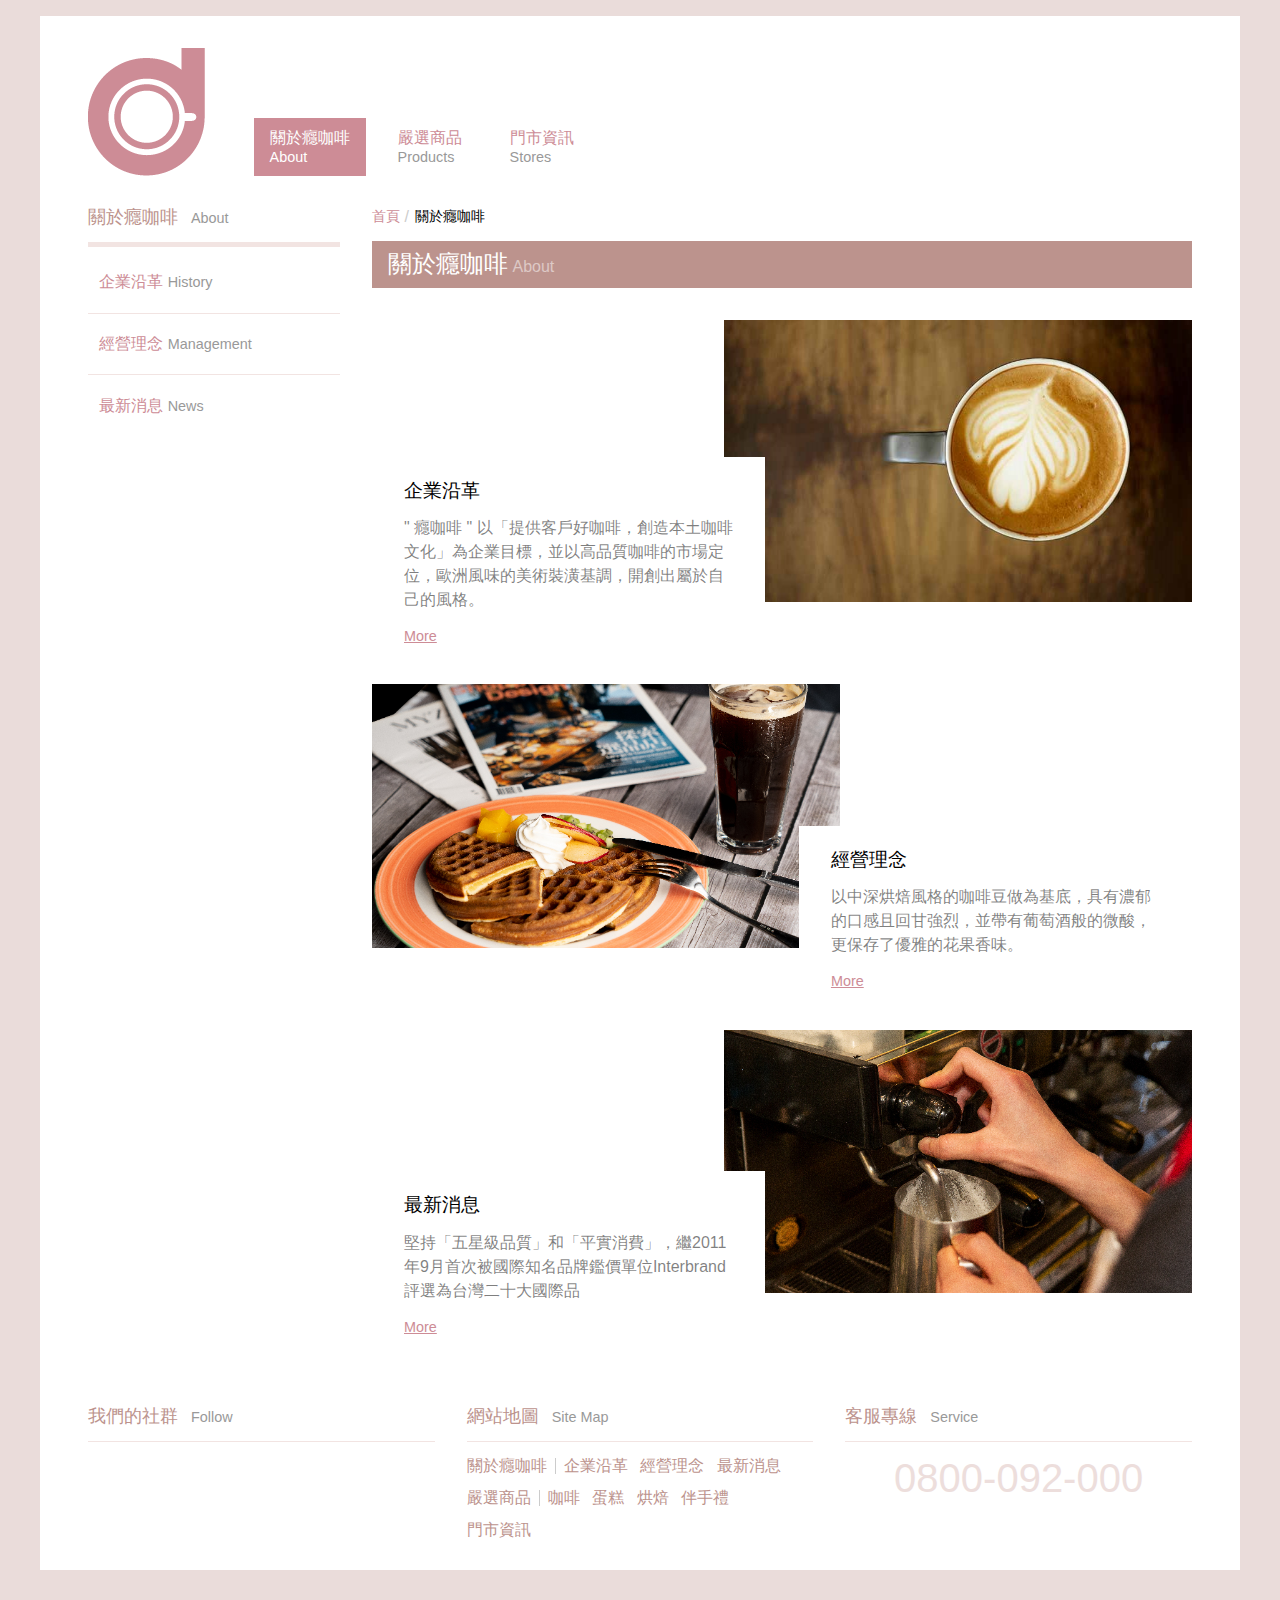
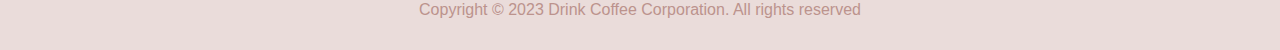
<file: about.html>
<!DOCTYPE html>
<html lang="zh-Hant-TW">

<head>
    <meta charset="UTF-8">
    <meta http-equiv="X-UA-Compatible" content="IE=edge">
    <meta name="viewport" content="width=device-width, initial-scale=1.0">
    <meta name="keywords" content="癮咖啡, 企業沿革, 經營理念, 最新消息">
    <meta name="description" content="關於癮咖啡描述">
    <meta property="og:title" content="癮咖啡 Drink Coffee">
    <meta property="og:description" content="關於癮咖啡描述">
    <meta property="og:type" content="website">
    <meta property="og:url" content=" https://scottliu8306.github.io/drinking/about">
    <meta property="og:image" content=" https://scottliu8306.github.io/drinking/images/og-image.png">
    <title>關於癮咖啡 - 癮咖啡 Drink Coffee</title>
    <link rel="stylesheet" href="./favicon.png" type="image/x-icon">
    <link rel="stylesheet" href="./style/reset.css">
    <link rel="stylesheet" href="./style/all.css">
    <link rel="stylesheet" href="./style/about.css">
    <link rel="stylesheet" href="https://cdnjs.cloudflare.com/ajax/libs/font-awesome/6.2.1/css/all.min.css"
        integrity="sha512-MV7K8+y+gLIBoVD59lQIYicR65iaqukzvf/nwasF0nqhPay5w/9lJmVM2hMDcnK1OnMGCdVK+iQrJ7lzPJQd1w=="
        crossorigin="anonymous" referrerpolicy="no-referrer" />


</head>

<body>
    <div class="wrapper">
        <header class=" wrapper-item">
            <!-- 首頁 導覽 -->
            <div class="header" id="Header">
                <div class="header-head">
                    <!-- logo -->
                    <a href="./">
                        <picture>
                            <source srcset="./images/logo-desktop.png" media="(min-width: 481px)">
                            <source srcset="./images/logo-mobile.png" media="(max-width: 480px)">
                            <img class="header-img" src="./images/logo-desktop.png" width="117" height="128" alt="癮咖啡">
                        </picture>
                    </a>
                </div>
                <div class="header-body">
                    <!-- 導覽清單 -->

                    <nav class="nav">
                        <ul class="nav-ul">
                            <li class="nav-li nav-li-active ">
                                <a class="nav-link   " href="./about.html">
                                    <span class="nav-cht">關於癮咖啡</span>
                                    <span class="nav-en">about</span>
                                </a>
                                <ul class="nav-child-ul">
                                    <li class="nav-child-li">
                                        <a class="nav-link" href="./about-history.html">
                                            <span class="nav-cht">企業沿格</span>
                                            <span class="nav-en">history</span>
                                        </a>
                                    </li>
                                    <li class="nav-child-li">
                                        <a class="nav-link" href="./about-management.html">
                                            <span class="nav-cht">經營理念</span>
                                            <span class="nav-en">management</span>
                                        </a>
                                    </li>
                                    <li class="nav-child-li">
                                        <a class="nav-link" href="./about-news.html">
                                            <span class="nav-cht">最新消息</span>
                                            <span class="nav-en">news</span>
                                        </a>
                                    </li>
                                </ul>
                            </li>
                            <li class="nav-li">
                                <a class="nav-link" href="./products.html">
                                    <span class="nav-cht">嚴選商品</span>
                                    <span class="nav-en">products</span>
                                </a>
                                <ul class="nav-child-ul">
                                    <li class="nav-child-li">
                                        <a class="nav-link" href="./products-list.html">
                                            <span class="nav-cht">咖啡</span>
                                            <span class="nav-en">coffee</span>
                                        </a>
                                    </li>
                                    <li class="nav-child-li">
                                        <a class="nav-link" href="./products-list.html">
                                            <span class="nav-cht">蛋糕</span>
                                            <span class="nav-en">cake</span>
                                        </a>
                                    </li>
                                    <li class="nav-child-li">
                                        <a class="nav-link" href="./products-list.html">
                                            <span class="nav-cht">烘焙</span>
                                            <span class="nav-en">bread</span>
                                        </a>
                                    </li>
                                    <li class="nav-child-li">
                                        <a class="nav-link" href="./products-list.html">
                                            <span class="nav-cht">伴手禮</span>
                                            <span class="nav-en">gift</span>
                                        </a>
                                    </li>
                                </ul>
                            </li>
                            <li class="nav-li"><a class="nav-link" href="./stores.html">
                                    <span class="nav-cht">門市資訊</span>
                                    <span class="nav-en">stores</span>
                                </a></li>
                        </ul>
                    </nav>

                </div>
                <div class="header-foot">
                    <button class="header-btn"><i class="fa-solid fa-bars"></i></button>
                </div>
            </div>

        </header>

        <section class="wrapper-item">
            <div class="col col-row ">
                <!-- 關於癮咖啡 -->
                <div class="col-item col-item-3  col-item-none">
                    <div class="menu">
                        <!-- 最新消息標題 -->
                        <div class="menu-head">
                            <header class="group">
                                <div class="group-head">
                                    <h4 class="group-title">關於癮咖啡 <small class="group-small">about</small></h4>
                                </div>
                                <div class="group-footer">

                                </div>
                            </header>
                        </div>
                        <!-- 最新消息內文 -->
                        <div class="menu-body">
                            <div class="subnav">
                                <ul class="subnav-ul">
                                    <li class="subnav-li">
                                        <a href="./about-history.html" class="subnav-link">
                                            <span class="subnav-cht">企業沿革</span>
                                            <span class="subnav-en">history</span>
                                        </a>
                                    </li>
                                    <li class="subnav-li">
                                        <a href="./about-management.html" class="subnav-link">
                                            <span class="subnav-cht">經營理念</span>
                                            <span class="subnav-en">management</span>
                                        </a>
                                    </li>
                                    <li class="subnav-li">
                                        <a href="./about-news.html" class="subnav-link">
                                            <span class="subnav-cht">最新消息</span>
                                            <span class="subnav-en">news</span>
                                        </a>
                                    </li>
                                </ul>
                            </div>
                        </div>
                    </div>
                </div>
                <!-- breadcrumb -->
                <div class="col-item col-item-9  col-item-full ">
                    <div class="breadcrumb">
                        <span class="breadcrumb-item"><a href="./" class="breadcrumb-link">首頁</a></span>
                        <span class="breadcrumb-item">關於癮咖啡</span>
                    </div>
                    <!-- 內文 -->
                    <article class="content">
                        <!--內文標題  -->
                        <div class="content-head">
                            <header class="headline">
                                <div class="headline-head">
                                    <h1 class="headline-title"><span class="headline-cht">關於癮咖啡</span>
                                        <span class="headline-en">about</span>
                                    </h1>
                                </div>
                            </header>
                        </div>
                        <!-- 內文特色內容 -->
                        <div class="content-body">
                            <div class="features">
                                <!-- 內文企業沿革 -->
                                <div class="feature">
                                    <div class="feature-head">
                                        <h2 class="feature-title">企業沿革</h2>
                                        <p class="feature-desc">" 癮咖啡 " 以「提供客戶好咖啡，創造本土咖啡文化」為企業目標，並以高品質咖啡的市場定位，歐洲風味的美術裝潢基調，開創出屬於自己的風格。
                                           </p>
                                        <a href="./about-history.html" class="feature-link">more</a>
                                    </div>
                                    <div class="feature-body">
                                        <img src="./images/feature1.jpg" alt="企業沿革" class="feature-img">
                                    </div>
                                </div>
                                <!-- 內文經營理念 -->
                                <div class="feature feature-reverse">
                                    <div class="feature-head">
                                        <h2 class="feature-title">經營理念</h2>
                                        <p class="feature-desc">以中深烘焙風格的咖啡豆做為基底，具有濃郁的口感且回甘強烈，並帶有葡萄酒般的微酸，更保存了優雅的花果香味。</p>
                                        <a href="./about-management.html" class="feature-link">more</a>
                                    </div>
                                    <div class="feature-body">
                                        <img src="./images/feature2.jpg" alt="經營理念" class="feature-img">
                                    </div>
                                </div>
                                <!-- 內文最新消息 -->
                                <div class="feature">
                                    <div class="feature-head">
                                        <h2 class="feature-title">最新消息</h2>
                                        <p class="feature-desc">堅持「五星級品質」和「平實消費」，繼2011年9月首次被國際知名品牌鑑價單位Interbrand評選為台灣二十大國際品</p>
                                        <a href="./about-news.html" class="feature-link">more</a>
                                    </div>
                                    <div class="feature-body">
                                        <img src="./images/feature3.jpg" alt="最新消息" class="feature-img">
                                    </div>
                                </div>
                            </div>
                        </div>
                    </article>


                </div>
            </div>

        </section>
        <!-- 社群 網站地圖 客服專線 -->
        <section class="wrapper-item wrapper-item-other ">
            <div class="col col-row ">
                <!-- 社群(內容) -->
                <div class="col-item col-item-4">
                    <section class="contact ">
                        <div class="contact-head">
                            <div class="hot-head">
                                <header class="group group-solid-sm">
                                    <div class="group-head">
                                        <h4 class="group-title">我們的社群 <small class="group-small">follow</small></h4>
                                    </div>

                            </div>
                        </div>
                        <div class="contact-body">
                            <div class=" contact-social ">
                                <a href="javascript:;" class="contact-icon contact-facebook ">
                                    <i class="fa-brands fa-square-facebook"></i>
                                </a>
                                <a href="javascript:;" class="contact-icon contact-instagram">
                                    <i class="fa-brands fa-instagram"></i>
                                </a>
                                <a href="javascript:;" class="contact-icon contact-twitter ">
                                    <i class="fa-brands fa-square-twitter"></i>
                                </a>
                            </div>
                        </div>
                    </section>
                </div>
                <!--網站地圖(內容)-->
                <div class="col-item col-item-4">
                    <section class="contact ">
                        <div class="contact-head">
                            <div class="hot-head">
                                <header class="group group-solid-sm">
                                    <div class="group-head">
                                        <h4 class="group-title">網站地圖 <small class="group-small">site map</small></h4>
                                    </div>

                            </div>
                        </div>
                        <div class="contact-body">
                            <div class=" contact-social ">
                                <ul class="contact-ul">
                                    <li class="contact-li"><a href="./about.html" class="contact-link">關於癮咖啡</a>
                                        <ul class="contact-child-ul">
                                            <il class="contact-child-li"><a href="./about-history.html"
                                                    class="contact-link">企業沿革</a></il>
                                            <il class="contact-child-li"><a href="./about-management.html"
                                                    class="contact-link">經營理念</a></il>
                                            <il class="contact-child-li"><a href="./about-news.html"
                                                    class="contact-link">最新消息</a></il>
                                        </ul>
                                    </li>
                                    <li class="contact-li"><a href="./products.html" class="contact-link">嚴選商品</a>
                                        <ul class="contact-child-ul">
                                            <il class="contact-child-li"><a href="./products-list.html"
                                                    class="contact-link">咖啡</a></il>
                                            <il class="contact-child-li"><a href="./products-list.html"
                                                    class="contact-link">蛋糕</a></il>
                                            <il class="contact-child-li"><a href="./products-list.html"
                                                    class="contact-link">烘焙</a></il>
                                            <il class="contact-child-li"><a href="./products-list.html"
                                                    class="contact-link">伴手禮</a></il>
                                        </ul>
                                    </li>
                                    <li class="contact-li"><a href="./stores.html" class="contact-link">門市資訊</a></li>
                                </ul>
                            </div>
                        </div>
                    </section>
                </div>
                <!-- 客服專線(內容) -->
                <div class="col-item col-item-4">
                    <section class="contact ">
                        <div class="contact-head">
                            <div class="hot-head">
                                <header class="group group-solid-sm">
                                    <div class="group-head">
                                        <h4 class="group-title">客服專線 <small class="group-small">service</small></h4>
                                    </div>
                                </header>
                            </div>
                            <div class="contact-body">
                                <div class="contact-service">
                                    <p class="contact-tel">0800-092-000</p>
                                </div>
                            </div>
                        </div>
                        <div class="contact-body">

                        </div>
                </div>
        </section>
    </div>
    </div>
    </section>
    </div>
    <!-- 頁尾部分 -->
    <footer class="footer">
        <p class="footer-desc">Copyright &copy; 2023 Drink Coffee Corporation. All rights reserved</p>

    </footer>

    <script src="https://cdnjs.cloudflare.com/ajax/libs/jquery/3.6.3/jquery.min.js" integrity="sha512-STof4xm1wgkfm7heWqFJVn58Hm3EtS31XFaagaa8VMReCXAkQnJZ+jEy8PCC/iT18dFy95WcExNHFTqLyp72eQ==" crossorigin="anonymous" referrerpolicy="no-referrer"></script>
    <script src="./js/all.js"></script>
</body>

</html>
</file>
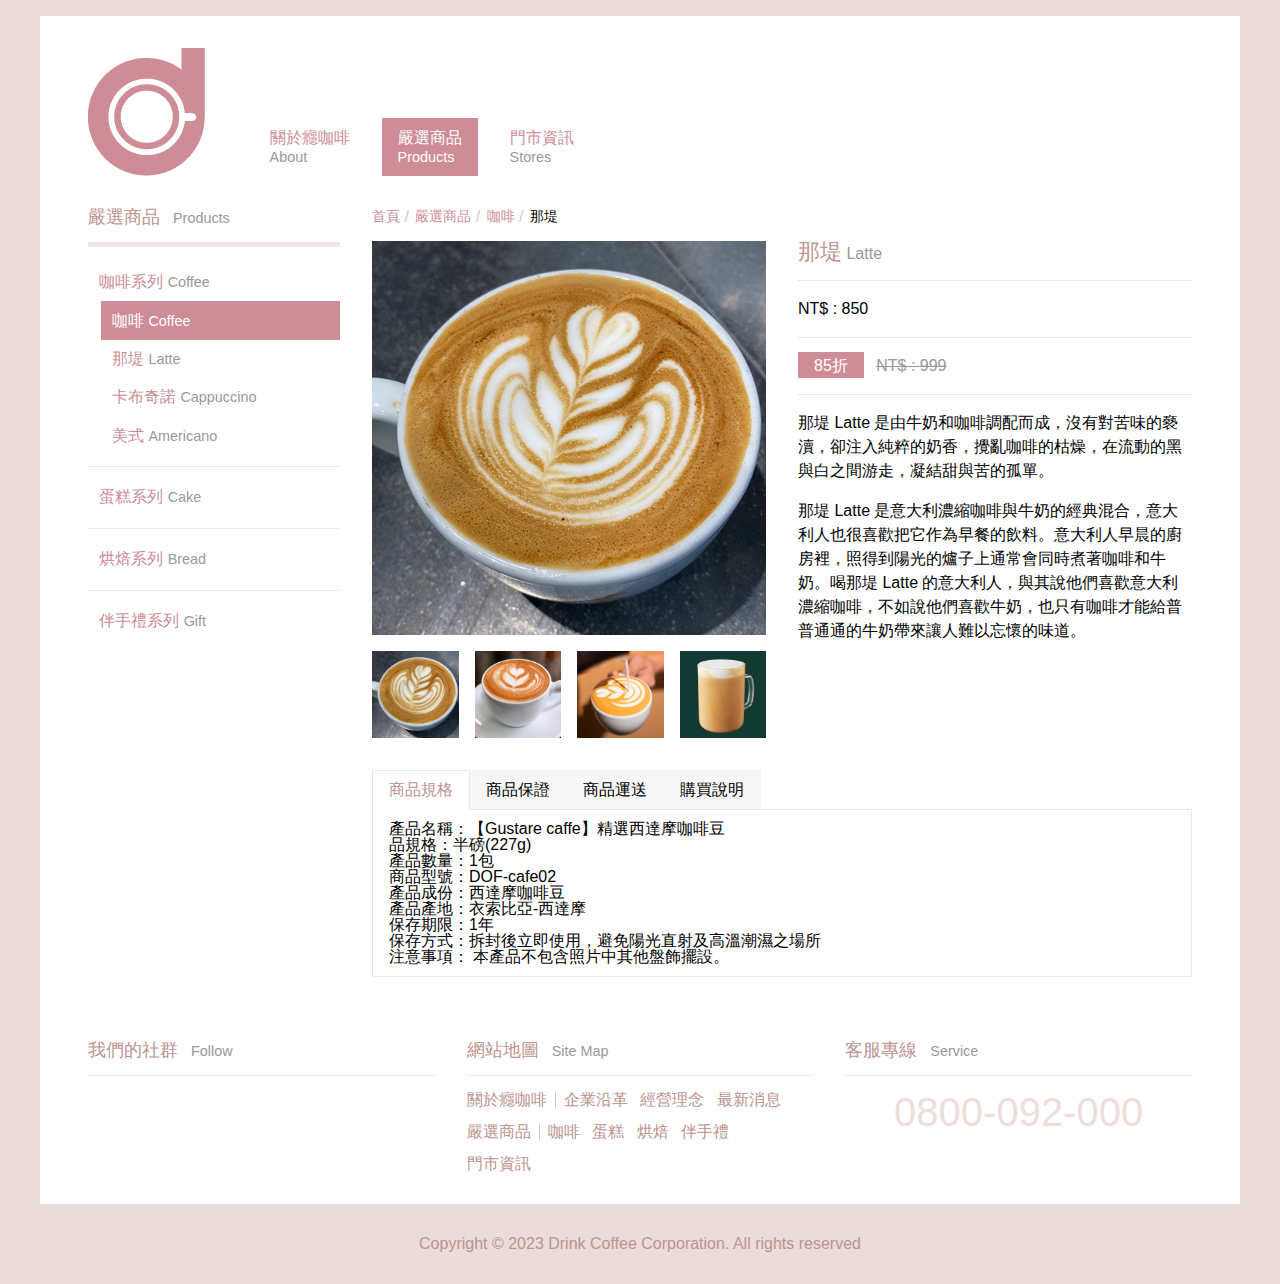
<file: products-detail.html>
<!DOCTYPE html>
<html lang="zh-Hant-TW">

<head>
    <meta charset="UTF-8">
    <meta http-equiv="X-UA-Compatible" content="IE=edge">
    <meta name="viewport" content="width=device-width, initial-scale=1.0">
    <meta name="keywords" content="癮咖啡, 咖啡, 最新消息">
    <meta name="description" content="堅持「五星級品質」和「平實消費」，繼2011年9月首次被國際知名品牌鑑價單位Interbrand評選為台灣二十大國際品牌第11名，今年再次入圍並榮獲第十名。">
    <meta property="og:title" content="癮咖啡 Drink Coffee">
    <meta property="og:description"
        content="堅持「五星級品質」和「平實消費」，繼2011年9月首次被國際知名品牌鑑價單位Interbrand評選為台灣二十大國際品牌第11名，今年再次入圍並榮獲第十名。">
    <meta property="og:type" content="website">
    <meta property="og:url" content=" https://scottliu8306.github.io/drinking/products-detail">
    <meta property="og:image" content=" https://scottliu8306.github.io/drinking/images/og-image.png">
    <title>最新消息 - 癮咖啡 Drink Coffee</title>
    <link rel="stylesheet" href="./favicon.png" type="image/x-icon">
    <link rel="stylesheet" href="./style/reset.css">
    <link rel="stylesheet" href="./style/all.css">
    <link rel="stylesheet" href="./style/products.css">
    <link rel="stylesheet" href="https://cdnjs.cloudflare.com/ajax/libs/font-awesome/6.2.1/css/all.min.css"
        integrity="sha512-MV7K8+y+gLIBoVD59lQIYicR65iaqukzvf/nwasF0nqhPay5w/9lJmVM2hMDcnK1OnMGCdVK+iQrJ7lzPJQd1w=="
        crossorigin="anonymous" referrerpolicy="no-referrer" />


</head>

<body>
    <div class="wrapper">
        <header class=" wrapper-item">
            <!-- 首頁 導覽 -->
            <div class="header" id="Header">
                <div class="header-head">
                    <!-- logo -->
                    <a href="./">
                        <picture>
                            <source srcset="./images/logo-desktop.png" media="(min-width: 481px)">
                            <source srcset="./images/logo-mobile.png" media="(max-width: 480px)">
                            <img class="header-img" src="./images/logo-desktop.png" width="117" height="128" alt="癮咖啡">
                        </picture>
                    </a>
                </div>
                <div class="header-body">
                    <!-- 導覽清單 -->

                    <nav class="nav">
                        <ul class="nav-ul">
                            <li class="nav-li ">
                                <a class="nav-link   " href="./about.html">
                                    <span class="nav-cht">關於癮咖啡</span>
                                    <span class="nav-en">about</span>
                                </a>
                                <ul class="nav-child-ul">
                                    <li class="nav-child-li">
                                        <a class="nav-link" href="./about-history.html">
                                            <span class="nav-cht">企業沿格</span>
                                            <span class="nav-en">history</span>
                                        </a>
                                    </li>
                                    <li class="nav-child-li">
                                        <a class="nav-link" href="./about-management.html">
                                            <span class="nav-cht">經營理念</span>
                                            <span class="nav-en">management</span>
                                        </a>
                                    </li>
                                    <li class="nav-child-li">
                                        <a class="nav-link" href="./about-news.html">
                                            <span class="nav-cht">最新消息</span>
                                            <span class="nav-en">news</span>
                                        </a>
                                    </li>
                                </ul>
                            </li>
                            <li class="nav-li nav-li-active ">
                                <a class="nav-link" href="./products.html">
                                    <span class="nav-cht">嚴選商品</span>
                                    <span class="nav-en">products</span>
                                </a>
                                <ul class="nav-child-ul">
                                    <li class="nav-child-li">
                                        <a class="nav-link" href="./products-list.html">
                                            <span class="nav-cht">咖啡</span>
                                            <span class="nav-en">coffee</span>
                                        </a>
                                    </li>
                                    <li class="nav-child-li">
                                        <a class="nav-link" href="./products-list.html">
                                            <span class="nav-cht">蛋糕</span>
                                            <span class="nav-en">cake</span>
                                        </a>
                                    </li>
                                    <li class="nav-child-li">
                                        <a class="nav-link" href="./products-list.html">
                                            <span class="nav-cht">烘焙</span>
                                            <span class="nav-en">bread</span>
                                        </a>
                                    </li>
                                    <li class="nav-child-li">
                                        <a class="nav-link" href="./products-list.html">
                                            <span class="nav-cht">伴手禮</span>
                                            <span class="nav-en">gift</span>
                                        </a>
                                    </li>
                                </ul>
                            </li>
                            <li class="nav-li"><a class="nav-link" href="./stores.html">
                                    <span class="nav-cht">門市資訊</span>
                                    <span class="nav-en">stores</span>
                                </a></li>
                        </ul>
                    </nav>

                </div>
                <div class="header-foot">
                    <button class="header-btn"><i class="fa-solid fa-bars"></i></button>
                </div>
            </div>

        </header>

        <section class="wrapper-item">
            <div class="col col-row ">
                <!-- 關於癮咖啡 -->
                <div class="col-item col-item-3 col-item-none ">
                    <div class="menu">
                        <!-- 最新消息標題 -->
                        <div class="menu-head">
                            <header class="group">
                                <div class="group-head">
                                    <h4 class="group-title">嚴選商品 <small class="group-small">products</small></h4>
                                </div>
                                <div class="group-footer">

                                </div>
                            </header>
                        </div>
                        <!-- 最新消息內文 -->
                        <div class="menu-body">
                            <div class="subnav">
                                <ul class="subnav-ul">
                                    <li class="subnav-li">
                                        <a href="./products-list.html" class="subnav-link">
                                            <span class="subnav-cht">咖啡系列</span>
                                            <span class="subnav-en">coffee</span>
                                        </a>
                                        <ul class="subnav-child-ul">
                                            <li class="subnav-child-li subnav-child-li-active">
                                                <a href="./products-detail.html" class="subnav-link">
                                                    <span class="subnav-cht">咖啡</span>
                                                    <span class="subnav-en">coffee</span>
                                                </a>
                                            </li>
                                            <li class="subnav-child-li">
                                                <a href="./products-detail.html" class="subnav-link">
                                                    <span class="subnav-cht">那堤</span>
                                                    <span class="subnav-en">latte</span>
                                                </a>
                                            </li>
                                            <li class="subnav-child-li">
                                                <a href="./products-detail.html" class="subnav-link">
                                                    <span class="subnav-cht">卡布奇諾</span>
                                                    <span class="subnav-en">cappuccino</span>
                                                </a>
                                            </li>

                                            <li class="subnav-child-li">
                                                <a href="./products-detail.html" class="subnav-link">
                                                    <span class="subnav-cht">美式</span>
                                                    <span class="subnav-en">Americano</span>
                                                </a>
                                            </li>
                                        </ul>
                                    </li>

                                    <li class="subnav-li">
                                        <a href="./products-list.html" class="subnav-link">
                                            <span class="subnav-cht">蛋糕系列</span>
                                            <span class="subnav-en">cake</span>
                                        </a>
                                    </li>
                                    <li class="subnav-li ">
                                        <a href="./products-list.html" class="subnav-link">
                                            <span class="subnav-cht">烘焙系列</span>
                                            <span class="subnav-en">bread</span>
                                        </a>
                                    </li>
                                    <li class="subnav-li ">
                                        <a href="./products-list.html" class="subnav-link">
                                            <span class="subnav-cht">伴手禮系列</span>
                                            <span class="subnav-en">gift</span>
                                        </a>
                                    </li>
                                </ul>

                            </div>
                        </div>
                    </div>
                </div>
                <!-- breadcrumb -->
                <div class="col-item col-item-9 col-item-full ">
                    <div class="breadcrumb">
                        <span class="breadcrumb-item"><a href="./" class="breadcrumb-link">首頁</a></span>
                        <span class="breadcrumb-item"><a href="./products.html" class="breadcrumb-link">嚴選商品</a></span>
                        <span class="breadcrumb-item"><a href="./products-list.html"
                                class="breadcrumb-link">咖啡</a></span>
                        <span class="breadcrumb-item">那堤</span>
                    </div>
                    <!-- 商品內文內文 -->
                    <article class="content">
                        <div class="content-body">
                            <div class="content-item">
                                <div class="commodity" id="Commodity">
                                    <div class="commodity-head">
                                        <h1 class="commodity-title">
                                            <span class="commodity-cht">那堤</span>
                                            <small class="commodity-en">latte</small>
                                        </h1>
                                        <ul class="commodity-ul">
                                            <li class="commodity-li">
                                                <p class="commodity-desc">NT$ : 850</p>
                                            </li>
                                            <li class="commodity-li">
                                                <p class="commodity-desc commodity-sale ">85折</p>
                                                <p class="commodity-desc commodity-cost "><del>NT$ : 999</del> </p>
                                            </li>
                                            <li class="commodity-li">
                                                <p class="commodity-desc">那堤 Latte
                                                    是由牛奶和咖啡調配而成，沒有對苦味的褻瀆，卻注入純粹的奶香，攪亂咖啡的枯燥，在流動的黑與白之間游走，凝結甜與苦的孤單。</p>
                                                <p class="commodity-desc">那堤 Latte
                                                    是意大利濃縮咖啡與牛奶的經典混合，意大利人也很喜歡把它作為早餐的飲料。意大利人早晨的廚房裡，照得到陽光的爐子上通常會同時煮著咖啡和牛奶。喝那堤
                                                    Latte 的意大利人，與其說他們喜歡意大利濃縮咖啡，不如說他們喜歡牛奶，也只有咖啡才能給普普通通的牛奶帶來讓人難以忘懷的味道。</p>
                                            </li>
                                        </ul>
                                    </div>
                                    <div class="commodity-body">
                                        <div class="commodity-imgs">
                                            <div class="commodity-feature">
                                                <img src="./images/commodity1.jpg" alt="那堤" class="commodity-img"
                                                    width="500" height="500">
                                            </div>
                                            <div class="commodity-thumbnail">
                                                <img src="./images/commodity1.jpg" alt="那堤" class="commodity-img"
                                                    width="100" height="100">
                                                <img src="./images/commodity2.jpg" alt="那堤" class="commodity-img"
                                                    width="100" height="100">
                                                <img src="./images/commodity3.jpg" alt="那堤" class="commodity-img"
                                                    width="100" height="100">
                                                <img src="./images/commodity4.jpg" alt="那堤" class="commodity-img"
                                                    width="100" height="100">
                                            </div>
                                        </div>
                                    </div>
                                </div>
                            </div>
                            <div class="content-item">
                               
                                <div class="tab" id="Tab">
                                    <ul class="tab-ul">
                                        <li class="tab-li tab-li-active ">商品規格</li>
                                        <li class="tab-li">商品保證</li>
                                        <li class="tab-li">商品運送</li>
                                        <li class="tab-li">購買說明</li>
                                    </ul>
                                    <div class="tab-container">
                                        <div class="tab-content">
                                            <ul>
                                                <li>產品名稱：【Gustare caffe】精選西達摩咖啡豆</li>
                                                <li>品規格：半磅(227g)</li>
                                                <li>產品數量：1包</li>
                                                <li>商品型號：DOF-cafe02</li>
                                                <li>產品成份：西達摩咖啡豆</li>
                                                <li>產品產地：衣索比亞-西達摩</li>
                                                <li>保存期限：1年</li>
                                                <li>保存方式：拆封後立即使用，避免陽光直射及高溫潮濕之場所</li>
                                                <li>注意事項： 本產品不包含照片中其他盤飾擺設。</li>
                                            </ul>
                                            
                                        </div>
                                        <div class="tab-content">
                                            <p>我們所提供為全新產品，並提供以下保證：</p>
                                            <ul>
                                                <li>保固期限：1年</li>
                                                <li>保固範圍：新品瑕疵</li>
                                                <li>顧客諮詢服務中心：本站客服中心</li>
                                            </ul>
                                            
                                        </div>
                                        <div class="tab-content">
                                            <p>部分特殊商品某些配送地點需加收運費(將於網頁標示說明)，其它商品不另收運費。</p>
                                            <p>我們所提供的產品配送區域僅限於台灣本島（外島地區的朋友請利用台灣親友地址做為收貨地址）。 在確認交易條件無誤且有庫存後，商品將於您付款完成後約2-5個工作天內送達您指定的地址。 雜誌/預購/訂製等特殊商品依網頁說明時間出貨，特殊商品如與廠商約定送貨日，送貨日期需於訂購完成30天內。</p>
                                            <p>本網站配合環保署廢四機回收服務 :</p>
                                            <ul>
                                                <li>廢四機回收專線:0800-085717。</li>
                                                <li>購物中心廢四機回收諮詢專線:02-77238585。</li>
                                            </ul>
                                          </div>
                                        <div class="tab-content">
                                            <p>發票寄送 由於商品配送皆由廠商直接寄出，發票會在付款完成、出貨後開立，並儲存為電子檔供您查看，您若需要正本可至訂單查詢直接索取 (已捐贈、已索取的發票除外)，詳情請參考「發票託管流程說明」。</p>
                                            <p>三聯式發票、索取發票將會在廠商完成出貨後10個工作天寄出，約2-7個工作天內送達，如遇國定假日將順延寄送。如您於收到訂購商品後20天仍未收到發票，請通知客服中心。</p>
                                            <p>發票金額是扣除您使用購物金或福利金折抵後的自付額。若您使用信用卡紅利或福利金後訂單金額全額折抵，將不另行開立發票。 售後服務 若您收到的商品有瑕疵或異常問題，想更換商品(限相同商品)，請參照換貨詳細辦法。 您所購買的商品依法享有十天內無條件退貨的權利，請參考退貨詳細辦法。 大型商品 廢四機回收說明：「新購公告指定規格之電視機、洗衣機、電冰箱或冷、暖氣機時，販賣業者應提供同項目、數量、時間及同送達地址之廢四機回收（搬、載運）無償服務。但不包含為搬運、拆卸而動用大型機具、工程或危險施工等。請於交付廢四機時向業者索取回收聯單，憑單參加抽獎活動。消費者本人簽名確認已被口頭告知或知悉上述權益」。更多說明請參考廢四機回收辦法。</p>
                                            <p>本網站配合環保署廢四機回收服務 :</p>
                                            <ul>
                                                <li>廢四機回收專線:0800-085717。</li>
                                                <li>購物中心廢四機回收諮詢專線:02-77238585。</li>
                                            </ul>
                                            <p>客服中心 有關購買、付款及運送方式的更多說明，請參考服務說明，如仍有問題歡迎聯繫客服中心。</p>
                                        </div>
                                    </div>
                                </div>
                            </div>
                        </div>
                    </article>
                </div>
            </div>
        </section>
        <!-- 社群 網站地圖 客服專線 -->
        <section class="wrapper-item wrapper-item-other ">
            <div class="col col-row ">
                <!-- 社群(內容) -->
                <div class="col-item col-item-4">
                    <section class="contact ">
                        <div class="contact-head">
                            <div class="hot-head">
                                <header class="group group-solid-sm">
                                    <div class="group-head">
                                        <h4 class="group-title">我們的社群 <small class="group-small">follow</small></h4>
                                    </div>

                            </div>
                        </div>
                        <div class="contact-body">
                            <div class=" contact-social ">
                                <a href="javascript:;" class="contact-icon contact-facebook ">
                                    <i class="fa-brands fa-square-facebook"></i>
                                </a>
                                <a href="javascript:;" class="contact-icon contact-instagram">
                                    <i class="fa-brands fa-instagram"></i>
                                </a>
                                <a href="javascript:;" class="contact-icon contact-twitter ">
                                    <i class="fa-brands fa-square-twitter"></i>
                                </a>
                            </div>
                        </div>
                    </section>
                </div>
                <!--網站地圖(內容)-->
                <div class="col-item col-item-4">
                    <section class="contact ">
                        <div class="contact-head">
                            <div class="hot-head">
                                <header class="group group-solid-sm">
                                    <div class="group-head">
                                        <h4 class="group-title">網站地圖 <small class="group-small">site map</small></h4>
                                    </div>

                            </div>
                        </div>
                        <div class="contact-body">
                            <div class=" contact-social ">
                                <ul class="contact-ul">
                                    <li class="contact-li"><a href="./about.html" class="contact-link">關於癮咖啡</a>
                                        <ul class="contact-child-ul">
                                            <il class="contact-child-li"><a href="./about-history.html"
                                                    class="contact-link">企業沿革</a></il>
                                            <il class="contact-child-li"><a href="./about-management.html"
                                                    class="contact-link">經營理念</a></il>
                                            <il class="contact-child-li"><a href="./about-news.html"
                                                    class="contact-link">最新消息</a></il>
                                        </ul>
                                    </li>
                                    <li class="contact-li"><a href="./products.html" class="contact-link">嚴選商品</a>
                                        <ul class="contact-child-ul">
                                            <il class="contact-child-li"><a href="./products-list.html"
                                                    class="contact-link">咖啡</a></il>
                                            <il class="contact-child-li"><a href="./products-list.html"
                                                    class="contact-link">蛋糕</a></il>
                                            <il class="contact-child-li"><a href="./products-list.html"
                                                    class="contact-link">烘焙</a></il>
                                            <il class="contact-child-li"><a href="./products-list.html"
                                                    class="contact-link">伴手禮</a></il>
                                        </ul>
                                    </li>
                                    <li class="contact-li"><a href="./stores.html" class="contact-link">門市資訊</a></li>
                                </ul>
                            </div>
                        </div>
                    </section>
                </div>
                <!-- 客服專線(內容) -->
                <div class="col-item col-item-4">
                    <section class="contact ">
                        <div class="contact-head">
                            <div class="hot-head">
                                <header class="group group-solid-sm">
                                    <div class="group-head">
                                        <h4 class="group-title">客服專線 <small class="group-small">service</small></h4>
                                    </div>
                                </header>
                            </div>
                            <div class="contact-body">
                                <div class="contact-service">
                                    <p class="contact-tel">0800-092-000</p>
                                </div>
                            </div>
                        </div>
                        <div class="contact-body">

                        </div>
                </div>
        </section>
    </div>
    </div>
    </section>
    </div>
    <!-- 頁尾部分 -->
    <footer class="footer">
        <p class="footer-desc">Copyright &copy; 2023 Drink Coffee Corporation. All rights reserved</p>

    </footer>

    <script src="https://cdnjs.cloudflare.com/ajax/libs/jquery/3.6.3/jquery.min.js" integrity="sha512-STof4xm1wgkfm7heWqFJVn58Hm3EtS31XFaagaa8VMReCXAkQnJZ+jEy8PCC/iT18dFy95WcExNHFTqLyp72eQ==" crossorigin="anonymous" referrerpolicy="no-referrer"></script>
    <script src="./js/all.js"></script>
    <script src="./js/products-detail.js"></script>
</body>

</html>
</file>
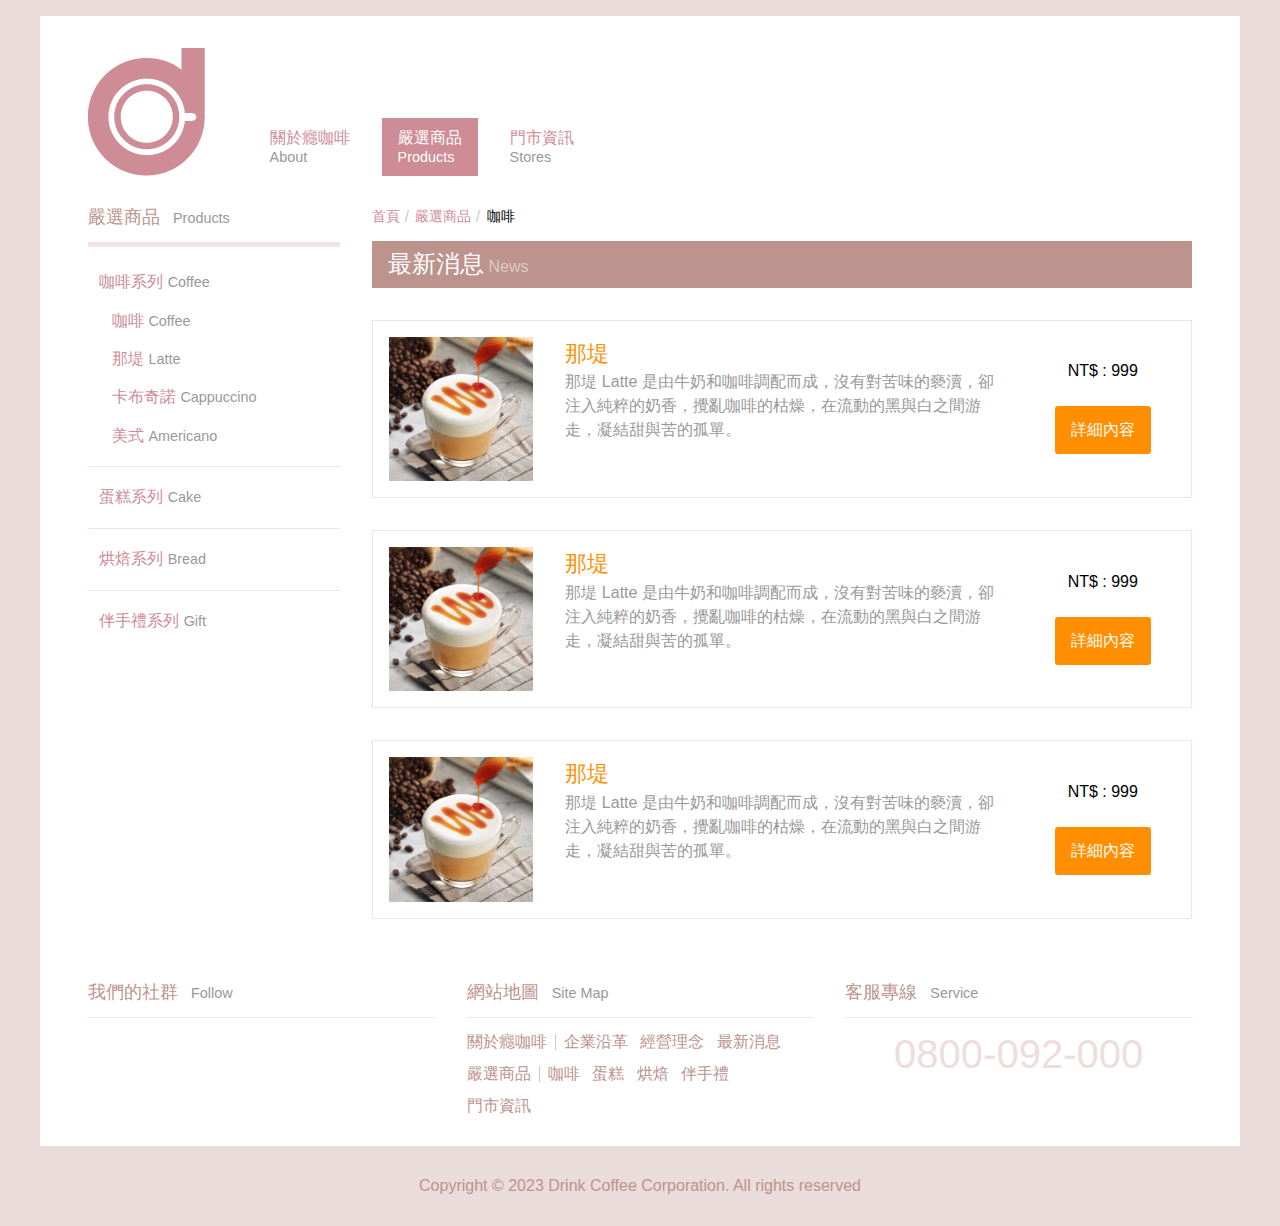
<file: products-list.html>
<!DOCTYPE html>
<html lang="zh-Hant-TW">

<head>
    <meta charset="UTF-8">
    <meta http-equiv="X-UA-Compatible" content="IE=edge">
    <meta name="viewport" content="width=device-width, initial-scale=1.0">
    <meta name="keywords" content="癮咖啡, 咖啡, 那堤, 卡布奇諾, 美式, Latte, cappuccino">
    <meta name="description" content="咖啡列表描述">
    <meta property="og:title" content="癮咖啡 Drink Coffee">
    <meta property="og:description" content="咖啡列表描述">
    <meta property="og:type" content="website">
    <meta property="og:url" content=" https://scottliu8306.github.io/drinking/products-list">
    <meta property="og:image" content=" https://scottliu8306.github.io/drinking/images/og-image.png">
    <title>咖啡 - 癮咖啡 Drink Coffee</title>
    <link rel="stylesheet" href="./favicon.png" type="image/x-icon">
    <link rel="stylesheet" href="./style/reset.css">
    <link rel="stylesheet" href="./style/all.css">
    <link rel="stylesheet" href="./style/about.css">
    <link rel="stylesheet" href="https://cdnjs.cloudflare.com/ajax/libs/font-awesome/6.2.1/css/all.min.css"
        integrity="sha512-MV7K8+y+gLIBoVD59lQIYicR65iaqukzvf/nwasF0nqhPay5w/9lJmVM2hMDcnK1OnMGCdVK+iQrJ7lzPJQd1w=="
        crossorigin="anonymous" referrerpolicy="no-referrer" />


</head>

<body>
    <div class="wrapper">
        <header class=" wrapper-item">
            <!-- 首頁 導覽 -->
            <div class="header" id="Header">
                <div class="header-head">
                    <!-- logo -->
                    <a href="./">
                        <picture>
                            <source srcset="./images/logo-desktop.png" media="(min-width: 481px)">
                            <source srcset="./images/logo-mobile.png" media="(max-width: 480px)">
                            <img class="header-img" src="./images/logo-desktop.png" width="117" height="128" alt="癮咖啡">
                        </picture>
                    </a>
                </div>
                <div class="header-body">
                    <!-- 導覽清單 -->

                    <nav class="nav">
                        <ul class="nav-ul">
                            <li class="nav-li ">
                                <a class="nav-link   " href="./about.html">
                                    <span class="nav-cht">關於癮咖啡</span>
                                    <span class="nav-en">about</span>
                                </a>
                                <ul class="nav-child-ul">
                                    <li class="nav-child-li">
                                        <a class="nav-link" href="./about-history.html">
                                            <span class="nav-cht">企業沿格</span>
                                            <span class="nav-en">history</span>
                                        </a>
                                    </li>
                                    <li class="nav-child-li">
                                        <a class="nav-link" href="./about-management.html">
                                            <span class="nav-cht">經營理念</span>
                                            <span class="nav-en">management</span>
                                        </a>
                                    </li>
                                    <li class="nav-child-li">
                                        <a class="nav-link" href="./about-news.html">
                                            <span class="nav-cht">最新消息</span>
                                            <span class="nav-en">news</span>
                                        </a>
                                    </li>
                                </ul>
                            </li>
                            <li class="nav-li nav-li-active ">
                                <a class="nav-link" href="./products.html">
                                    <span class="nav-cht">嚴選商品</span>
                                    <span class="nav-en">products</span>
                                </a>
                                <ul class="nav-child-ul">
                                    <li class="nav-child-li">
                                        <a class="nav-link" href="./products-list.html">
                                            <span class="nav-cht">咖啡</span>
                                            <span class="nav-en">coffee</span>
                                        </a>
                                    </li>
                                    <li class="nav-child-li">
                                        <a class="nav-link" href="./products-list.html">
                                            <span class="nav-cht">蛋糕</span>
                                            <span class="nav-en">cake</span>
                                        </a>
                                    </li>
                                    <li class="nav-child-li">
                                        <a class="nav-link" href="./products-list.html">
                                            <span class="nav-cht">烘焙</span>
                                            <span class="nav-en">bread</span>
                                        </a>
                                    </li>
                                    <li class="nav-child-li">
                                        <a class="nav-link" href="./products-list.html">
                                            <span class="nav-cht">伴手禮</span>
                                            <span class="nav-en">gift</span>
                                        </a>
                                    </li>
                                </ul>
                            </li>
                            <li class="nav-li"><a class="nav-link" href="./stores.html">
                                    <span class="nav-cht">門市資訊</span>
                                    <span class="nav-en">stores</span>
                                </a></li>
                        </ul>
                    </nav>

                </div>
                <div class="header-foot">
                    <button class="header-btn"><i class="fa-solid fa-bars"></i></button>
                </div>
            </div>

        </header>

        <section class="wrapper-item">
            <div class="col col-row ">
                <!-- 關於癮咖啡 -->
                <div class="col-item col-item-3 col-item-none ">
                    <div class="menu">
                        <!-- 最新消息標題 -->
                        <div class="menu-head">
                            <header class="group">
                                <div class="group-head">
                                    <h4 class="group-title">嚴選商品 <small class="group-small">products</small></h4>
                                </div>
                                <div class="group-footer">

                                </div>
                            </header>
                        </div>
                        <!-- 最新消息內文 -->
                        <div class="menu-body">
                            <div class="subnav">
                                <ul class="subnav-ul">
                                    <li class="subnav-li">
                                        <a href="./products-list.html" class="subnav-link">
                                            <span class="subnav-cht">咖啡系列</span>
                                            <span class="subnav-en">coffee</span>
                                        </a>
                                        <ul class="subnav-child-ul">
                                            <li class="subnav-child-li">
                                                <a href="./products-detail.html" class="subnav-link">
                                                    <span class="subnav-cht">咖啡</span>
                                                    <span class="subnav-en">coffee</span>
                                                </a>
                                            </li>
                                            <li class="subnav-child-li">
                                                <a href="./products-detail.html" class="subnav-link">
                                                    <span class="subnav-cht">那堤</span>
                                                    <span class="subnav-en">latte</span>
                                                </a>
                                            </li>
                                            <li class="subnav-child-li">
                                                <a href="./products-detail.html" class="subnav-link">
                                                    <span class="subnav-cht">卡布奇諾</span>
                                                    <span class="subnav-en">cappuccino</span>
                                                </a>
                                            </li>

                                            <li class="subnav-child-li">
                                                <a href="./products-detail.html" class="subnav-link">
                                                    <span class="subnav-cht">美式</span>
                                                    <span class="subnav-en">Americano</span>
                                                </a>
                                            </li>
                                        </ul>
                                    </li>

                                    <li class="subnav-li">
                                        <a href="./products-list.html" class="subnav-link">
                                            <span class="subnav-cht">蛋糕系列</span>
                                            <span class="subnav-en">cake</span>
                                        </a>
                                    </li>
                                    <li class="subnav-li ">
                                        <a href="./products-list.html" class="subnav-link">
                                            <span class="subnav-cht">烘焙系列</span>
                                            <span class="subnav-en">bread</span>
                                        </a>
                                    </li>
                                    <li class="subnav-li ">
                                        <a href="./products-list.html" class="subnav-link">
                                            <span class="subnav-cht">伴手禮系列</span>
                                            <span class="subnav-en">gift</span>
                                        </a>
                                    </li>
                                </ul>

                            </div>
                        </div>
                    </div>
                </div>
                <!-- breadcrumb -->
                <div class="col-item col-item-9 col-item-full ">
                    <div class="breadcrumb">
                        <span class="breadcrumb-item"><a href="./" class="breadcrumb-link">首頁</a></span>
                        <span class="breadcrumb-item"><a href="./products.html" class="breadcrumb-link">嚴選商品</a></span>
                        <span class="breadcrumb-item">咖啡</span>
                    </div>
                    <!-- 內文 -->
                    <article class="content">
                        <!--內文標題  -->
                        <div class="content-head">
                            <header class="headline">
                                <div class="headline-head">
                                    <h1 class="headline-title"><span class="headline-cht">最新消息</span>
                                        <span class="headline-en">news</span>
                                    </h1>
                                </div>
                            </header>
                        </div>
                        <!-- 內文最新消息 -->
                        <div class="col col-row ">
                            <!-- 商品--咖啡 -->
                            <div class="col-item col-item-12 ">
                                <section class="card card-border card-matrix ">
                                    <!-- 標題 -->
                                    <header class="card-head">
                                        <h2 class="card-title"><a href="./products-detail.html"
                                                class="card-link">那堤</a></h2>
                                        <p class="card-desc">那堤 Latte 是由牛奶和咖啡調配而成，沒有對苦味的褻瀆，卻注入純粹的奶香，攪亂咖啡的枯燥，在流動的黑與白之間游走，凝結甜與苦的孤單。</p>
                                    </header>
                                    <!-- 圖示 -->
                                    <div class="card-body">
                                        <a href="./products-detail.html">
                                            <img class="card-img" src="./images/prod-coffee.jpg" alt="那堤" width="225"
                                                height="150">
                                        </a>
                                    </div>
                                    <!-- 價錢、按鈕 -->
                                    <footer class="card-foot">
                                        <div class="card-price">NT$ : 999</div>
                                        <div class="card-btn">
                                            <a href="./products-detail.html" class="card-btn">詳細內容</a>
                                        </div>
                                    </footer>
                                </section>                             
                                

                            </div>
                            <!-- 商品--咖啡 -->
                            <div class="col-item col-item-12 ">
                                <section class="card card-border card-matrix ">
                                    <!-- 標題 -->
                                    <header class="card-head">
                                        <h2 class="card-title"><a href="./products-detail.html"
                                                class="card-link">那堤</a></h2>
                                        <p class="card-desc">那堤 Latte 是由牛奶和咖啡調配而成，沒有對苦味的褻瀆，卻注入純粹的奶香，攪亂咖啡的枯燥，在流動的黑與白之間游走，凝結甜與苦的孤單。</p>
                                    </header>
                                    <!-- 圖示 -->
                                    <div class="card-body">
                                        <a href="./products-detail.html">
                                            <img class="card-img" src="./images/prod-coffee.jpg" alt="那堤" width="225"
                                                height="150">
                                        </a>
                                    </div>
                                    <!-- 價錢、按鈕 -->
                                    <footer class="card-foot">
                                        <div class="card-price">NT$ : 999</div>
                                        <div class="card-btn">
                                            <a href="./products-detail.html" class="card-btn">詳細內容</a>
                                        </div>
                                    </footer>
                                </section>
                        </div>
                        <!-- 商品--咖啡 -->
                        <div class="col-item col-item-12 ">
                            <section class="card card-border card-matrix ">
                                <!-- 標題 -->
                                <header class="card-head">
                                    <h2 class="card-title"><a href="./products-detail.html"
                                            class="card-link">那堤</a></h2>
                                    <p class="card-desc">那堤 Latte 是由牛奶和咖啡調配而成，沒有對苦味的褻瀆，卻注入純粹的奶香，攪亂咖啡的枯燥，在流動的黑與白之間游走，凝結甜與苦的孤單。</p>
                                </header>
                                <!-- 圖示 -->
                                <div class="card-body">
                                    <a href="./products-detail.html">
                                        <img class="card-img" src="./images/prod-coffee.jpg" alt="那堤" width="225"
                                            height="150">
                                    </a>
                                </div>
                                <!-- 價錢、按鈕 -->
                                <footer class="card-foot">
                                    <div class="card-price">NT$ : 999</div>
                                    <div class="card-btn">
                                        <a href="./products-detail.html" class="card-btn">詳細內容</a>
                                    </div>
                                </footer>
                            </section>

                    </article>


                </div>
            </div>

        </section>
        <!-- 社群 網站地圖 客服專線 -->
        <section class="wrapper-item wrapper-item-other ">
            <div class="col col-row ">
                <!-- 社群(內容) -->
                <div class="col-item col-item-4">
                    <section class="contact ">
                        <div class="contact-head">
                            <div class="hot-head">
                                <header class="group group-solid-sm">
                                    <div class="group-head">
                                        <h4 class="group-title">我們的社群 <small class="group-small">follow</small></h4>
                                    </div>

                            </div>
                        </div>
                        <div class="contact-body">
                            <div class=" contact-social ">
                                <a href="javascript:;" class="contact-icon contact-facebook ">
                                    <i class="fa-brands fa-square-facebook"></i>
                                </a>
                                <a href="javascript:;" class="contact-icon contact-instagram">
                                    <i class="fa-brands fa-instagram"></i>
                                </a>
                                <a href="javascript:;" class="contact-icon contact-twitter ">
                                    <i class="fa-brands fa-square-twitter"></i>
                                </a>
                            </div>
                        </div>
                    </section>
                </div>
                <!--網站地圖(內容)-->
                <div class="col-item col-item-4">
                    <section class="contact ">
                        <div class="contact-head">
                            <div class="hot-head">
                                <header class="group group-solid-sm">
                                    <div class="group-head">
                                        <h4 class="group-title">網站地圖 <small class="group-small">site map</small></h4>
                                    </div>

                            </div>
                        </div>
                        <div class="contact-body">
                            <div class=" contact-social ">
                                <ul class="contact-ul">
                                    <li class="contact-li"><a href="./about.html" class="contact-link">關於癮咖啡</a>
                                        <ul class="contact-child-ul">
                                            <il class="contact-child-li"><a href="./about-history.html"
                                                    class="contact-link">企業沿革</a></il>
                                            <il class="contact-child-li"><a href="./about-management.html"
                                                    class="contact-link">經營理念</a></il>
                                            <il class="contact-child-li"><a href="./about-news.html"
                                                    class="contact-link">最新消息</a></il>
                                        </ul>
                                    </li>
                                    <li class="contact-li"><a href="./products.html" class="contact-link">嚴選商品</a>
                                        <ul class="contact-child-ul">
                                            <il class="contact-child-li"><a href="./products-list.html"
                                                    class="contact-link">咖啡</a></il>
                                            <il class="contact-child-li"><a href="./products-list.html"
                                                    class="contact-link">蛋糕</a></il>
                                            <il class="contact-child-li"><a href="./products-list.html"
                                                    class="contact-link">烘焙</a></il>
                                            <il class="contact-child-li"><a href="./products-list.html"
                                                    class="contact-link">伴手禮</a></il>
                                        </ul>
                                    </li>
                                    <li class="contact-li"><a href="./stores.html" class="contact-link">門市資訊</a></li>
                                </ul>
                            </div>
                        </div>
                    </section>
                </div>
                <!-- 客服專線(內容) -->
                <div class="col-item col-item-4">
                    <section class="contact ">
                        <div class="contact-head">
                            <div class="hot-head">
                                <header class="group group-solid-sm">
                                    <div class="group-head">
                                        <h4 class="group-title">客服專線 <small class="group-small">service</small></h4>
                                    </div>
                                </header>
                            </div>
                            <div class="contact-body">
                                <div class="contact-service">
                                    <p class="contact-tel">0800-092-000</p>
                                </div>
                            </div>
                        </div>
                        <div class="contact-body">

                        </div>
                </div>
        </section>
    </div>
    </div>
    </section>
    </div>
    <!-- 頁尾部分 -->
    <footer class="footer">
        <p class="footer-desc">Copyright &copy; 2023 Drink Coffee Corporation. All rights reserved</p>

    </footer>

    <script src="https://cdnjs.cloudflare.com/ajax/libs/jquery/3.6.3/jquery.min.js" integrity="sha512-STof4xm1wgkfm7heWqFJVn58Hm3EtS31XFaagaa8VMReCXAkQnJZ+jEy8PCC/iT18dFy95WcExNHFTqLyp72eQ==" crossorigin="anonymous" referrerpolicy="no-referrer"></script>
    <script src="./js/all.js"></script>
</body>

</html>
</file>
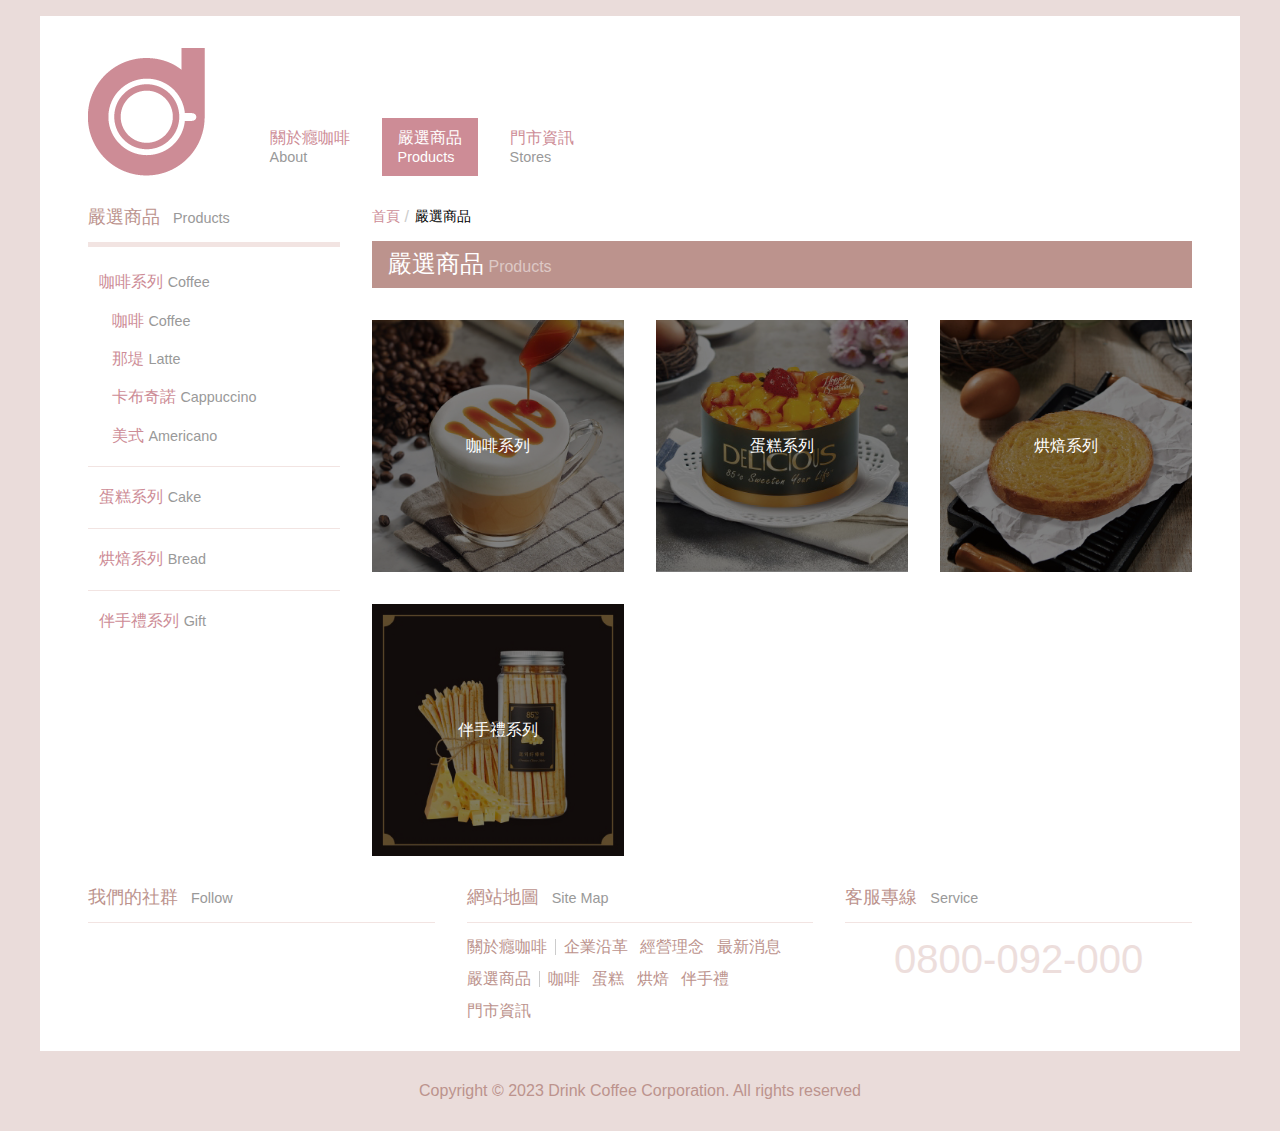
<file: products.html>
<!DOCTYPE html>
<html lang="zh-Hant-TW">

<head>
    <meta charset="UTF-8">
    <meta http-equiv="X-UA-Compatible" content="IE=edge">
    <meta name="viewport" content="width=device-width, initial-scale=1.0">
    <meta name="keywords" content="癮咖啡, 咖啡, 蛋糕, 烘焙, 伴手禮">
    <meta name="description" content="嚴選商品描述">
    <meta property="og:title" content="癮咖啡 Drink Coffee">
    <meta property="og:description" content="嚴選商品描述">
    <meta property="og:type" content="website">
    <meta property="og:url" content=" https://scottliu8306.github.io/drinking/products">
    <meta property="og:image" content=" https://scottliu8306.github.io/drinking/images/og-image.png">
    <title>嚴選商品 - 癮咖啡 Drink Coffee</title>
    <link rel="stylesheet" href="./favicon.png" type="image/x-icon">
    <link rel="stylesheet" href="./style/reset.css">
    <link rel="stylesheet" href="./style/all.css">
    <link rel="stylesheet" href="./style/products.css">
    <link rel="stylesheet" href="https://cdnjs.cloudflare.com/ajax/libs/font-awesome/6.2.1/css/all.min.css"
        integrity="sha512-MV7K8+y+gLIBoVD59lQIYicR65iaqukzvf/nwasF0nqhPay5w/9lJmVM2hMDcnK1OnMGCdVK+iQrJ7lzPJQd1w=="
        crossorigin="anonymous" referrerpolicy="no-referrer" />


</head>

<body>
    <div class="wrapper">
        <header class=" wrapper-item">
            <!-- 首頁 導覽 -->
            <div class="header" id="Header">
                <div class="header-head">
                    <!-- logo -->
                    <a href="./">
                        <picture>
                            <source srcset="./images/logo-desktop.png" media="(min-width: 481px)">
                            <source srcset="./images/logo-mobile.png" media="(max-width: 480px)">
                            <img class="header-img" src="./images/logo-desktop.png" width="117" height="128" alt="癮咖啡">
                        </picture>
                    </a>
                </div>
                <div class="header-body">
                    <!-- 導覽清單 -->

                    <nav class="nav">
                        <ul class="nav-ul">
                            <li class="nav-li ">
                                <a class="nav-link   " href="./about.html">
                                    <span class="nav-cht">關於癮咖啡</span>
                                    <span class="nav-en">about</span>
                                </a>
                                <ul class="nav-child-ul">
                                    <li class="nav-child-li">
                                        <a class="nav-link" href="./about-history.html">
                                            <span class="nav-cht">企業沿格</span>
                                            <span class="nav-en">history</span>
                                        </a>
                                    </li>
                                    <li class="nav-child-li">
                                        <a class="nav-link" href="./about-management.html">
                                            <span class="nav-cht">經營理念</span>
                                            <span class="nav-en">management</span>
                                        </a>
                                    </li>
                                    <li class="nav-child-li">
                                        <a class="nav-link" href="./about-news.html">
                                            <span class="nav-cht">最新消息</span>
                                            <span class="nav-en">news</span>
                                        </a>
                                    </li>
                                </ul>
                            </li>
                            <li class="nav-li nav-li-active  ">
                                <a class="nav-link" href="./products.html">
                                    <span class="nav-cht">嚴選商品</span>
                                    <span class="nav-en">products</span>
                                </a>
                                <ul class="nav-child-ul">
                                    <li class="nav-child-li">
                                        <a class="nav-link" href="./products-list.html">
                                            <span class="nav-cht">咖啡</span>
                                            <span class="nav-en">coffee</span>
                                        </a>
                                    </li>
                                    <li class="nav-child-li">
                                        <a class="nav-link" href="./products-list.html">
                                            <span class="nav-cht">蛋糕</span>
                                            <span class="nav-en">cake</span>
                                        </a>
                                    </li>
                                    <li class="nav-child-li">
                                        <a class="nav-link" href="./products-list.html">
                                            <span class="nav-cht">烘焙</span>
                                            <span class="nav-en">bread</span>
                                        </a>
                                    </li>
                                    <li class="nav-child-li">
                                        <a class="nav-link" href="./products-list.html">
                                            <span class="nav-cht">伴手禮</span>
                                            <span class="nav-en">gift</span>
                                        </a>
                                    </li>
                                </ul>
                            </li>
                            <li class="nav-li"><a class="nav-link" href="./stores.html">
                                    <span class="nav-cht">門市資訊</span>
                                    <span class="nav-en">stores</span>
                                </a></li>
                        </ul>
                    </nav>

                </div>
                <div class="header-foot">
                    <button class="header-btn"><i class="fa-solid fa-bars"></i></button>
                </div>
            </div>

        </header>

        <section class="wrapper-item">
            <div class="col col-row ">
                <!-- 最新消息 -->
                <div class="col-item col-item-3  col-item-none ">
                    <div class="menu">
                        <!-- 最新消息標題 -->
                        <div class="menu-head">
                            <header class="group">
                                <div class="group-head">
                                    <h4 class="group-title">嚴選商品 <small class="group-small">products</small></h4>
                                </div>
                                <div class="group-footer">

                                </div>
                            </header>
                        </div>
                        <!-- 最新消息內文 -->
                        <div class="menu-body">
                            <div class="subnav">
                                <ul class="subnav-ul">
                                    <li class="subnav-li">
                                        <a href="./products-list.html" class="subnav-link">
                                            <span class="subnav-cht">咖啡系列</span>
                                            <span class="subnav-en">coffee</span>
                                        </a>
                                        <ul class="subnav-child-ul">
                                            <li class="subnav-child-li">
                                                <a href="./products-detail.html" class="subnav-link">
                                                    <span class="subnav-cht">咖啡</span>
                                                    <span class="subnav-en">coffee</span>
                                                </a>
                                            </li>
                                            <li class="subnav-child-li">
                                                <a href="./products-detail.html" class="subnav-link">
                                                    <span class="subnav-cht">那堤</span>
                                                    <span class="subnav-en">latte</span>
                                                </a>
                                            </li>
                                            <li class="subnav-child-li">
                                                <a href="./products-detail.html" class="subnav-link">
                                                    <span class="subnav-cht">卡布奇諾</span>
                                                    <span class="subnav-en">cappuccino</span>
                                                </a>
                                            </li>

                                            <li class="subnav-child-li">
                                                <a href="./products-detail.html" class="subnav-link">
                                                    <span class="subnav-cht">美式</span>
                                                    <span class="subnav-en">Americano</span>
                                                </a>
                                            </li>
                                        </ul>
                                    </li>

                                    <li class="subnav-li">
                                        <a href="./products-list.html" class="subnav-link">
                                            <span class="subnav-cht">蛋糕系列</span>
                                            <span class="subnav-en">cake</span>
                                        </a>
                                    </li>
                                    <li class="subnav-li ">
                                        <a href="./products-list.html" class="subnav-link">
                                            <span class="subnav-cht">烘焙系列</span>
                                            <span class="subnav-en">bread</span>
                                        </a>
                                    </li>
                                    <li class="subnav-li ">
                                        <a href="./products-list.html" class="subnav-link">
                                            <span class="subnav-cht">伴手禮系列</span>
                                            <span class="subnav-en">gift</span>
                                        </a>
                                    </li>
                                </ul>

                            </div>
                        </div>
                    </div>
                </div>
                <!-- 人氣商品 -->
                <div class="col-item col-item-9 col-item-full ">
                    <div class="hot">
                        <!-- breadcrumb -->
                        <div class="breadcrumb">
                            <span class="breadcrumb-item"><a href="./" class="breadcrumb-link">首頁</a></span>
                            <span class="breadcrumb-item">嚴選商品</span>
                        </div>
                        <!--內文標題  -->
                        <div class="content-head">
                            <header class="headline">
                                <div class="headline-head">
                                    <h1 class="headline-title"><span class="headline-cht">嚴選商品</span>
                                        <span class="headline-en">products</span>
                                    </h1>
                                </div>
                            </header>
                        </div>
                        <div class="col col-row ">
                            <!--咖啡系列 -->
                            <div class="col-item col-item-4 ">
                                <a href="./products-list.html">
                                    <section class="box box-hover ">
                                        <div class="box-head">
                                            <h2 class="box-title">咖啡系列</h2>
                                        </div>
                                        <div class="box-body">
                                            <img src="./images/prod-coffee.jpg" alt="咖啡系列" class="box-img" width="328"
                                                height="328">
                                        </div>
                                    </section>
                                </a>
                            </div>
                            <!--蛋糕系列 -->
                            <div class="col-item col-item-4 ">
                                <a href="./products-list.html">
                                    <section class="box box-hover ">
                                        <div class="box-head">
                                            <h2 class="box-title">蛋糕系列</h2>
                                        </div>
                                        <div class="box-body">
                                            <img src="./images/prod-cake.jpg" alt="蛋糕系列" class="box-img" width="328"
                                                height="328">
                                        </div>
                                    </section>
                                </a>
                            </div>
                            <!--烘焙系列 -->
                            <div class="col-item col-item-4 "><a href="./products-list.html">
                                    <section class="box box-hover ">
                                        <div class="box-head">
                                            <h2 class="box-title">烘焙系列</h2>
                                        </div>
                                        <div class="box-body">
                                            <img src="./images/prod-bread.jpg" alt="烘焙系列" class="box-img" width="328"
                                                height="328">
                                        </div>
                                    </section>
                                </a></div>
                            <!--伴手禮系列 -->
                            <div class="col-item col-item-4 "><a href="./products-list.html">
                                    <section class="box box-hover ">
                                        <div class="box-head">
                                            <h2 class="box-title">伴手禮系列</h2>
                                        </div>
                                        <div class="box-body">
                                            <img src="./images/prod-gift.jpg" alt="伴手禮系列" class="box-img" width="328"
                                                height="328">
                                        </div>
                                    </section>
                                </a></div>
                        </div>
                    </div>
                </div>

        </section>
        <!-- 社群 網站地圖 客服專線 -->
        <section class="wrapper-item wrapper-item-other ">
            <div class="col col-row ">
                <!-- 社群(內容) -->
                <div class="col-item col-item-4">
                    <section class="contact ">
                        <div class="contact-head">
                            <div class="hot-head">
                                <header class="group group-solid-sm">
                                    <div class="group-head">
                                        <h4 class="group-title">我們的社群 <small class="group-small">follow</small></h4>
                                    </div>

                            </div>
                        </div>
                        <div class="contact-body">
                            <div class=" contact-social ">
                                <a href="javascript:;" class="contact-icon contact-facebook ">
                                    <i class="fa-brands fa-square-facebook"></i>
                                </a>
                                <a href="javascript:;" class="contact-icon contact-instagram">
                                    <i class="fa-brands fa-instagram"></i>
                                </a>
                                <a href="javascript:;" class="contact-icon contact-twitter ">
                                    <i class="fa-brands fa-square-twitter"></i>
                                </a>
                            </div>
                        </div>
                    </section>
                </div>
                <!--網站地圖(內容)-->
                <div class="col-item col-item-4">
                    <section class="contact ">
                        <div class="contact-head">
                            <div class="hot-head">
                                <header class="group group-solid-sm">
                                    <div class="group-head">
                                        <h4 class="group-title">網站地圖 <small class="group-small">site map</small></h4>
                                    </div>

                            </div>
                        </div>
                        <div class="contact-body">
                            <div class=" contact-social ">
                                <ul class="contact-ul">
                                    <li class="contact-li"><a href="./about.html" class="contact-link">關於癮咖啡</a>
                                        <ul class="contact-child-ul">
                                            <il class="contact-child-li"><a href="./about-history.html"
                                                    class="contact-link">企業沿革</a></il>
                                            <il class="contact-child-li"><a href="./about-management.html"
                                                    class="contact-link">經營理念</a></il>
                                            <il class="contact-child-li"><a href="./about-news.html"
                                                    class="contact-link">最新消息</a></il>
                                        </ul>
                                    </li>
                                    <li class="contact-li"><a href="./products.html" class="contact-link">嚴選商品</a>
                                        <ul class="contact-child-ul">
                                            <il class="contact-child-li"><a href="./products-list.html"
                                                    class="contact-link">咖啡</a></il>
                                            <il class="contact-child-li"><a href="./products-list.html"
                                                    class="contact-link">蛋糕</a></il>
                                            <il class="contact-child-li"><a href="./products-list.html"
                                                    class="contact-link">烘焙</a></il>
                                            <il class="contact-child-li"><a href="./products-list.html"
                                                    class="contact-link">伴手禮</a></il>
                                        </ul>
                                    </li>
                                    <li class="contact-li"><a href="./stores.html" class="contact-link">門市資訊</a></li>
                                </ul>
                            </div>
                        </div>
                    </section>
                </div>
                <!-- 客服專線(內容) -->
                <div class="col-item col-item-4">
                    <section class="contact ">
                        <div class="contact-head">
                            <div class="hot-head">
                                <header class="group group-solid-sm">
                                    <div class="group-head">
                                        <h4 class="group-title">客服專線 <small class="group-small">service</small></h4>
                                    </div>
                                </header>
                            </div>
                            <div class="contact-body">
                                <div class="contact-service">
                                    <p class="contact-tel">0800-092-000</p>
                                </div>
                            </div>
                        </div>
                        <div class="contact-body">

                        </div>
                </div>
        </section>
    </div>
    </div>
    </section>
    </div>
    <!-- 頁尾部分 -->
    <footer class="footer">
        <p class="footer-desc">Copyright &copy; 2023 Drink Coffee Corporation. All rights reserved</p>

    </footer>

    <script src="https://cdnjs.cloudflare.com/ajax/libs/jquery/3.6.3/jquery.min.js" integrity="sha512-STof4xm1wgkfm7heWqFJVn58Hm3EtS31XFaagaa8VMReCXAkQnJZ+jEy8PCC/iT18dFy95WcExNHFTqLyp72eQ==" crossorigin="anonymous" referrerpolicy="no-referrer"></script>
    <script src="./js/all.js"></script>
</body>

</html>
</file>
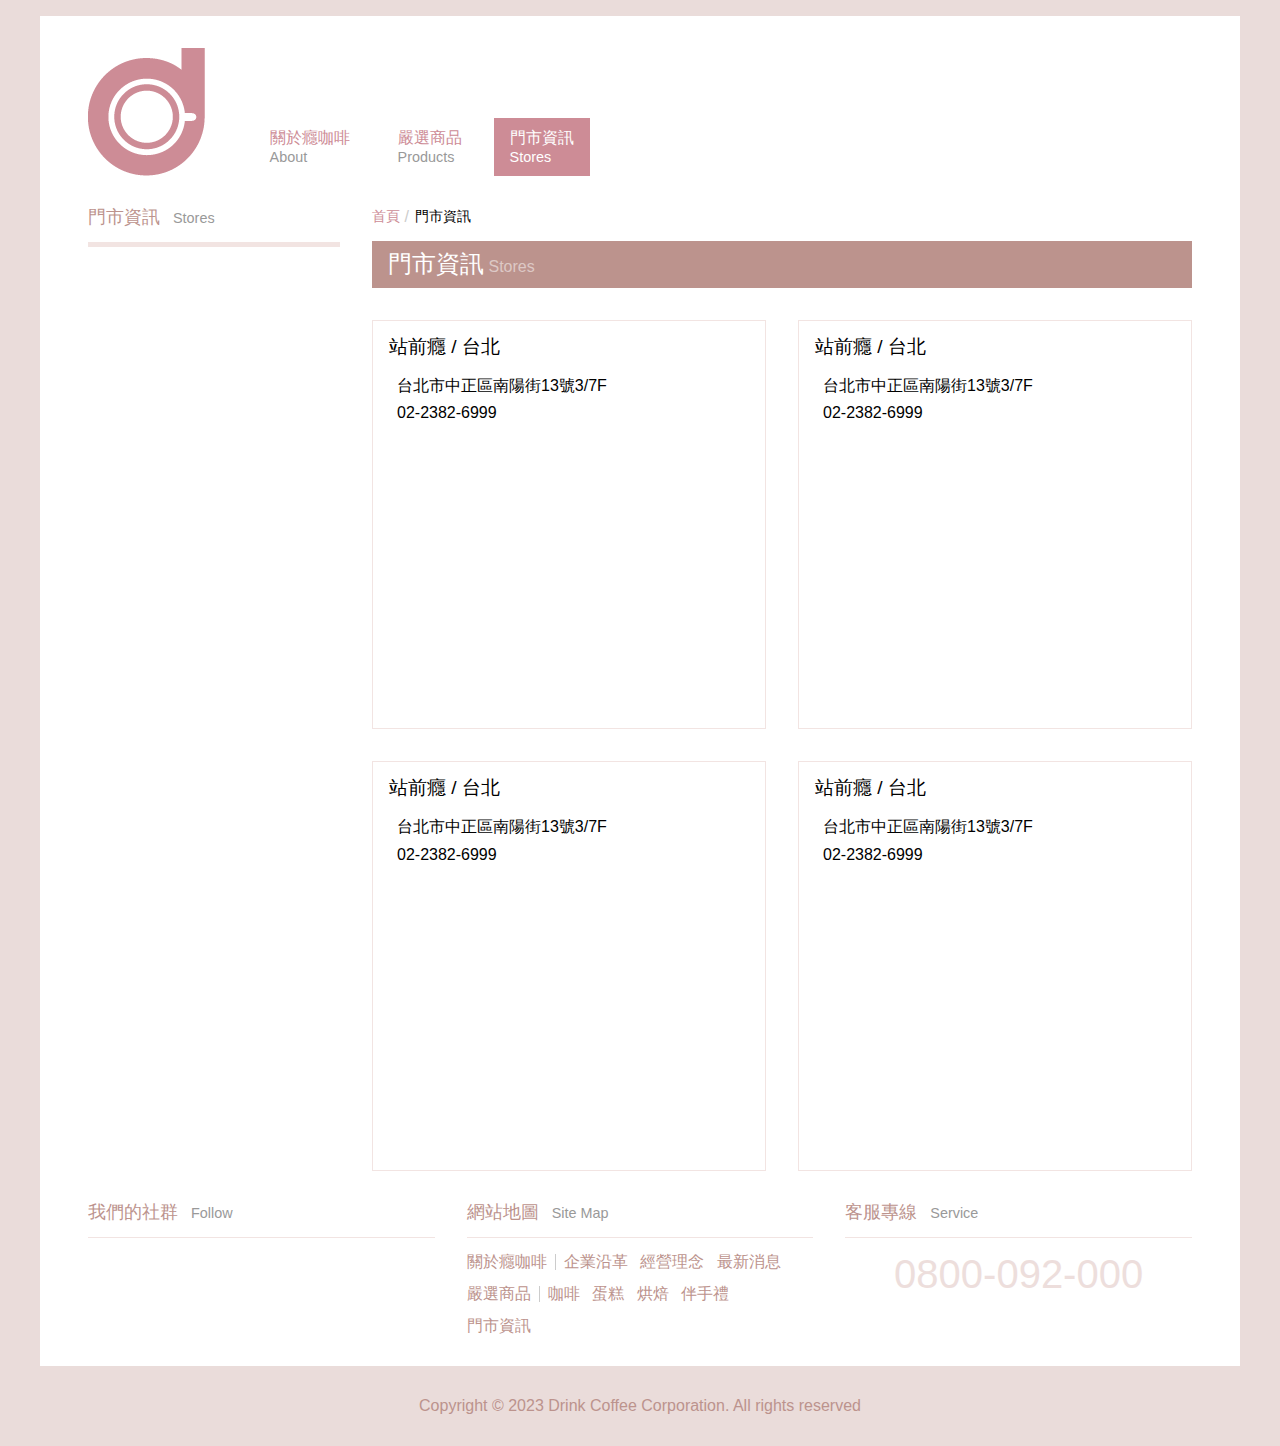
<file: stores.html>
<!DOCTYPE html>
<html lang="zh-Hant-TW">

<head>
    <meta charset="UTF-8">
    <meta http-equiv="X-UA-Compatible" content="IE=edge">
    <meta name="viewport" content="width=device-width, initial-scale=1.0">
    <meta name="keywords" content="癮咖啡, 咖啡, 門市, 台北, 新北, 桃園, 中壢">
    <meta name="description" content="癮咖啡門市遍佈全台，讓您隨時隨地可以享用">
    <meta property="og:title" content="癮咖啡 Drink Coffee">
    <meta property="og:description" content="癮咖啡門市遍佈全台，讓您隨時隨地可以享用">
    <meta property="og:type" content="website">
    <meta property="og:url" content=" https://scottliu8306.github.io/drinking/stores">
    <meta property="og:image" content=" https://scottliu8306.github.io/drinking/images/og-image.png">
    <title>門市資訊 - 癮咖啡 Drink Coffee</title>
    <link rel="stylesheet" href="./favicon.png" type="image/x-icon">
    <link rel="stylesheet" href="./style/reset.css">
    <link rel="stylesheet" href="./style/all.css">
    <link rel="stylesheet" href="./style/store.css">
    <link rel="stylesheet" href="https://cdnjs.cloudflare.com/ajax/libs/font-awesome/6.2.1/css/all.min.css"
        integrity="sha512-MV7K8+y+gLIBoVD59lQIYicR65iaqukzvf/nwasF0nqhPay5w/9lJmVM2hMDcnK1OnMGCdVK+iQrJ7lzPJQd1w=="
        crossorigin="anonymous" referrerpolicy="no-referrer" />


</head>

<body>
    <div class="wrapper">
        <header class=" wrapper-item">
            <!-- 首頁 導覽 -->
            <div class="header" id="Header">
                <div class="header-head">
                    <!-- logo -->
                    <a href="./">
                        <picture>
                            <source srcset="./images/logo-desktop.png" media="(min-width: 481px)">
                            <source srcset="./images/logo-mobile.png" media="(max-width: 480px)">
                            <img class="header-img" src="./images/logo-desktop.png" width="117" height="128" alt="癮咖啡">
                        </picture>
                    </a>
                </div>
                <div class="header-body">
                    <!-- 導覽清單 -->

                    <nav class="nav">
                        <ul class="nav-ul">
                            <li class="nav-li ">
                                <a class="nav-link   " href="./about.html">
                                    <span class="nav-cht">關於癮咖啡</span>
                                    <span class="nav-en">about</span>
                                </a>
                                <ul class="nav-child-ul">
                                    <li class="nav-child-li">
                                        <a class="nav-link" href="./about-history.html">
                                            <span class="nav-cht">企業沿格</span>
                                            <span class="nav-en">history</span>
                                        </a>
                                    </li>
                                    <li class="nav-child-li">
                                        <a class="nav-link" href="./about-management.html">
                                            <span class="nav-cht">經營理念</span>
                                            <span class="nav-en">management</span>
                                        </a>
                                    </li>
                                    <li class="nav-child-li">
                                        <a class="nav-link" href="./about-news.html">
                                            <span class="nav-cht">最新消息</span>
                                            <span class="nav-en">news</span>
                                        </a>
                                    </li>
                                </ul>
                            </li>
                            <li class="nav-li">
                                <a class="nav-link" href="./products.html">
                                    <span class="nav-cht">嚴選商品</span>
                                    <span class="nav-en">products</span>
                                </a>
                                <ul class="nav-child-ul">
                                    <li class="nav-child-li">
                                        <a class="nav-link" href="./products-list.html">
                                            <span class="nav-cht">咖啡</span>
                                            <span class="nav-en">coffee</span>
                                        </a>
                                    </li>
                                    <li class="nav-child-li">
                                        <a class="nav-link" href="./products-list.html">
                                            <span class="nav-cht">蛋糕</span>
                                            <span class="nav-en">cake</span>
                                        </a>
                                    </li>
                                    <li class="nav-child-li">
                                        <a class="nav-link" href="./products-list.html">
                                            <span class="nav-cht">烘焙</span>
                                            <span class="nav-en">bread</span>
                                        </a>
                                    </li>
                                    <li class="nav-child-li">
                                        <a class="nav-link" href="./products-list.html">
                                            <span class="nav-cht">伴手禮</span>
                                            <span class="nav-en">gift</span>
                                        </a>
                                    </li>
                                </ul>
                            </li>
                            <li class="nav-li nav-li-active  "><a class="nav-link" href="./stores.html">
                                    <span class="nav-cht">門市資訊</span>
                                    <span class="nav-en">stores</span>
                                </a></li>
                        </ul>
                    </nav>

                </div>
                <div class="header-foot">
                    <button class="header-btn"><i class="fa-solid fa-bars"></i></button>
                </div>
            </div>

        </header>

        <section class="wrapper-item">
            <div class="col col-row ">
                <!-- 最新消息 -->
                <div class="col-item col-item-3 col-item-none ">
                    <div class="menu">
                        <!-- 最新消息標題 -->
                        <div class="menu-head">
                            <header class="group">
                                <div class="group-head">
                                    <h4 class="group-title">門市資訊 <small class="group-small">stores</small></h4>
                                </div>
                                <div class="group-footer">

                                </div>
                            </header>
                        </div>
                        <!-- 最新消息內文 -->

                    </div>
                </div>
                <!-- 人氣商品 -->
                <div class="col-item col-item-9 col-item-full ">
                    <div class="hot">
                        <!-- breadcrumb -->
                        <div class="breadcrumb">
                            <span class="breadcrumb-item"><a href="./" class="breadcrumb-link">首頁</a></span>
                            <span class="breadcrumb-item">門市資訊</span>
                        </div>
                        <!--門市標題  -->
                        <div class="content-head">
                            <header class="headline">
                                <div class="headline-head">
                                    <h1 class="headline-title"><span class="headline-cht">門市資訊</span>
                                        <span class="headline-en">stores</span>
                                    </h1>
                                </div>
                            </header>
                        </div>
                        <div class="col col-row ">
                            <!--門市系列 -->
                            <div class="col-item col-item-6 col-item-full ">
                                <div class="store">
                                    <div class="store-head">
                                        <h2 class="store-title">站前癮 / 台北</h2>
                                        <ul class="store-ul">
                                            <li class="store-li">
                                                <i class="fas fa-map-marker-alt"></i>台北市中正區南陽街13號3/7F</li>
                                            <li class="store-li"><i class="fas fa-phone-alt"></i>02-2382-6999</li>
                                        </ul>
                                    </div>
                                    <div class="store-body">
                                        <iframe class="store-map" src="https://www.google.com/maps/embed?pb=!1m18!1m12!1m3!1d3614.678483710884!2d121.5163747!3d25.044983!2m3!1f0!2f0!3f0!3m2!1i1024!2i768!4f13.1!3m3!1m2!1s0x3442a973107749ad%3A0x2795d38dee51046e!2zMTAw5Y-w5YyX5biC5Lit5q2j5Y2A5Y2X6Zm96KGXMTPomZ83Zg!5e0!3m2!1szh-TW!2stw!4v1677071097827!5m2!1szh-TW!2stw" width="600" height="450" style="border:0;" allowfullscreen="" loading="lazy" referrerpolicy="no-referrer-when-downgrade"></iframe>
                                    </div>
                                </div>
                            </div>    
                            <div class="col-item col-item-6 col-item-full ">
                                <div class="store">
                                    <div class="store-head">
                                        <h2 class="store-title">站前癮 / 台北</h2>
                                        <ul class="store-ul">
                                            <li class="store-li">
                                                <i class="fas fa-map-marker-alt"></i>台北市中正區南陽街13號3/7F</li>
                                            <li class="store-li"><i class="fas fa-phone-alt"></i>02-2382-6999</li>
                                        </ul>
                                    </div>
                                    <div class="store-body">
                                        <iframe class="store-map" src="https://www.google.com/maps/embed?pb=!1m18!1m12!1m3!1d3614.678483710884!2d121.5163747!3d25.044983!2m3!1f0!2f0!3f0!3m2!1i1024!2i768!4f13.1!3m3!1m2!1s0x3442a973107749ad%3A0x2795d38dee51046e!2zMTAw5Y-w5YyX5biC5Lit5q2j5Y2A5Y2X6Zm96KGXMTPomZ83Zg!5e0!3m2!1szh-TW!2stw!4v1677071097827!5m2!1szh-TW!2stw" width="600" height="450" style="border:0;" allowfullscreen="" loading="lazy" referrerpolicy="no-referrer-when-downgrade"></iframe>
                                    </div>
                                </div>
                            </div>      
                            <div class="col-item col-item-6 col-item-full ">
                                <div class="store">
                                    <div class="store-head">
                                        <h2 class="store-title">站前癮 / 台北</h2>
                                        <ul class="store-ul">
                                            <li class="store-li">
                                                <i class="fas fa-map-marker-alt"></i>台北市中正區南陽街13號3/7F</li>
                                            <li class="store-li"><i class="fas fa-phone-alt"></i>02-2382-6999</li>
                                        </ul>
                                    </div>
                                    <div class="store-body">
                                        <iframe class="store-map" src="https://www.google.com/maps/embed?pb=!1m18!1m12!1m3!1d3614.678483710884!2d121.5163747!3d25.044983!2m3!1f0!2f0!3f0!3m2!1i1024!2i768!4f13.1!3m3!1m2!1s0x3442a973107749ad%3A0x2795d38dee51046e!2zMTAw5Y-w5YyX5biC5Lit5q2j5Y2A5Y2X6Zm96KGXMTPomZ83Zg!5e0!3m2!1szh-TW!2stw!4v1677071097827!5m2!1szh-TW!2stw" width="600" height="450" style="border:0;" allowfullscreen="" loading="lazy" referrerpolicy="no-referrer-when-downgrade"></iframe>
                                    </div>
                                </div>
                            </div>      
                            <div class="col-item col-item-6 col-item-full ">
                                <div class="store">
                                    <div class="store-head">
                                        <h2 class="store-title">站前癮 / 台北</h2>
                                        <ul class="store-ul">
                                            <li class="store-li">
                                                <i class="fas fa-map-marker-alt"></i>台北市中正區南陽街13號3/7F</li>
                                            <li class="store-li"><i class="fas fa-phone-alt"></i>02-2382-6999</li>
                                        </ul>
                                    </div>
                                    <div class="store-body">
                                        <iframe class="store-map" src="https://www.google.com/maps/embed?pb=!1m18!1m12!1m3!1d3614.678483710884!2d121.5163747!3d25.044983!2m3!1f0!2f0!3f0!3m2!1i1024!2i768!4f13.1!3m3!1m2!1s0x3442a973107749ad%3A0x2795d38dee51046e!2zMTAw5Y-w5YyX5biC5Lit5q2j5Y2A5Y2X6Zm96KGXMTPomZ83Zg!5e0!3m2!1szh-TW!2stw!4v1677071097827!5m2!1szh-TW!2stw" width="600" height="450" style="border:0;" allowfullscreen="" loading="lazy" referrerpolicy="no-referrer-when-downgrade"></iframe>
                                    </div>
                                </div>
                            </div>              
                        </div>
                    </div>
                </div>

        </section>
        <!-- 社群 網站地圖 客服專線 -->
        <section class="wrapper-item wrapper-item-other ">
            <div class="col col-row ">
                <!-- 社群(內容) -->
                <div class="col-item col-item-4">
                    <section class="contact ">
                        <div class="contact-head">
                            <div class="hot-head">
                                <header class="group group-solid-sm">
                                    <div class="group-head">
                                        <h4 class="group-title">我們的社群 <small class="group-small">follow</small></h4>
                                    </div>

                            </div>
                        </div>
                        <div class="contact-body">
                            <div class=" contact-social ">
                                <a href="javascript:;" class="contact-icon contact-facebook ">
                                    <i class="fa-brands fa-square-facebook"></i>
                                </a>
                                <a href="javascript:;" class="contact-icon contact-instagram">
                                    <i class="fa-brands fa-instagram"></i>
                                </a>
                                <a href="javascript:;" class="contact-icon contact-twitter ">
                                    <i class="fa-brands fa-square-twitter"></i>
                                </a>
                            </div>
                        </div>
                    </section>
                </div>
                <!--網站地圖(內容)-->
                <div class="col-item col-item-4">
                    <section class="contact ">
                        <div class="contact-head">
                            <div class="hot-head">
                                <header class="group group-solid-sm">
                                    <div class="group-head">
                                        <h4 class="group-title">網站地圖 <small class="group-small">site map</small></h4>
                                    </div>

                            </div>
                        </div>
                        <div class="contact-body">
                            <div class=" contact-social ">
                                <ul class="contact-ul">
                                    <li class="contact-li"><a href="./about.html" class="contact-link">關於癮咖啡</a>
                                        <ul class="contact-child-ul">
                                            <il class="contact-child-li"><a href="./about-history.html"
                                                    class="contact-link">企業沿革</a></il>
                                            <il class="contact-child-li"><a href="./about-management.html"
                                                    class="contact-link">經營理念</a></il>
                                            <il class="contact-child-li"><a href="./about-news.html"
                                                    class="contact-link">最新消息</a></il>
                                        </ul>
                                    </li>
                                    <li class="contact-li"><a href="./products.html" class="contact-link">嚴選商品</a>
                                        <ul class="contact-child-ul">
                                            <il class="contact-child-li"><a href="./products-list.html"
                                                    class="contact-link">咖啡</a></il>
                                            <il class="contact-child-li"><a href="./products-list.html"
                                                    class="contact-link">蛋糕</a></il>
                                            <il class="contact-child-li"><a href="./products-list.html"
                                                    class="contact-link">烘焙</a></il>
                                            <il class="contact-child-li"><a href="./products-list.html"
                                                    class="contact-link">伴手禮</a></il>
                                        </ul>
                                    </li>
                                    <li class="contact-li"><a href="./stores.html" class="contact-link">門市資訊</a></li>
                                </ul>
                            </div>
                        </div>
                    </section>
                </div>
                <!-- 客服專線(內容) -->
                <div class="col-item col-item-4">
                    <section class="contact ">
                        <div class="contact-head">
                            <div class="hot-head">
                                <header class="group group-solid-sm">
                                    <div class="group-head">
                                        <h4 class="group-title">客服專線 <small class="group-small">service</small></h4>
                                    </div>
                                </header>
                            </div>
                            <div class="contact-body">
                                <div class="contact-service">
                                    <p class="contact-tel">0800-092-000</p>
                                </div>
                            </div>
                        </div>
                        <div class="contact-body">

                        </div>
                </div>
        </section>
    </div>
    </div>
    </section>
    </div>
    <!-- 頁尾部分 -->
    <footer class="footer">
        <p class="footer-desc">Copyright &copy; 2023 Drink Coffee Corporation. All rights reserved</p>

    </footer>

    <script src="https://cdnjs.cloudflare.com/ajax/libs/jquery/3.6.3/jquery.min.js" integrity="sha512-STof4xm1wgkfm7heWqFJVn58Hm3EtS31XFaagaa8VMReCXAkQnJZ+jEy8PCC/iT18dFy95WcExNHFTqLyp72eQ==" crossorigin="anonymous" referrerpolicy="no-referrer"></script>
    <script src="./js/all.js"></script>
</body>

</html>
</file>
<file: style/index.css>
@charset "UTF-8";

/* banner head----------------------------- */
.banner {
    position: relative;
}

.banner-ul {
    display: flex;
    width: 400%;
    position: relative;
    left: 0;
    transition-duration: .3s;
}

.banner-head {
    overflow: hidden;
}

.banner-img {
    max-width: 100%;
    height: auto;
}

/* banner-body------------------ */
.banner-body {
    position: absolute;
    left: 0;
    bottom: 1rem;
    /* background-color: aqua; */
    width: 100%;
    text-align: center;

}

.banner-btn {

    text-indent: -9999px;
    width: .7rem;
    height: .7rem;
    padding: 0;
    background-color: #fff;
    margin-left: .5rem;
    margin-right: .5rem;
    border: 0;
    border-radius: 50%;
    cursor: pointer;
}

.banner-btn:hover {
    background-color: orange;
}

.banner-btn-active {
    background-color: orange;
}

/* Category---------------------------------------- */

.category {
    background-image: linear-gradient(#fff, #d4b9b5);
    position: relative;
    border: solid 1px #f2e4e2;
}

.category-body {
    width: 100%;
    /* background-color: pink;
    text-align: right; */
}

.category-imgs {
    text-align: right;
}

.category-img {
    max-width: 100%;
    height: auto;
}

.category-head {
    position: absolute;
    padding: 1rem;
    height: 100%;
    display: flex;
    flex-direction: column;
    justify-content: space-between;
    box-sizing: border-box;
}

.category-cht {
    color: #bf7629;
    font-size: 1.5rem;
}

.category-en {
    margin-top: 5px;
    color: #bf938d;
    display: block;
    font-size: 1.3rem;
    text-transform: capitalize;
}

.category-btn {
    display: inline-block;
    background-color: #FF8F00;
    color: #fff;
    text-decoration: none;
    padding: .5em;
    border-radius: 3px;
}

.category-btn:hover {
    opacity: .7;
}

/* News--------------------------------------------------------------- */

.news-ul {
    list-style-type: square;
    color: #ccc;
    padding-left: 1.1rem;
}

.news-li {
    line-height: 1.5;
}

.news-li + li{
    margin-top: 1rem;
}
.news-link{
    color: #cd8c96;
    text-decoration: none;
}

.news-link:hover{
    text-decoration: underline;
}

/* Hot!--------------------------- */

.hot-body{
    margin-top: 1rem;
}
</file>
<file: style/about.css>
@charset "UTF-8";



/* Feature-------------------------------- */
.feature {
    display: flex;
    align-items: flex-end;
    margin-bottom: 10%;
}

.feature-head {
    background-color: #fff;
    width: 50%;
    margin-bottom: -8%;
    padding: 1.5rem 2rem;
    box-sizing: border-box;
    position: relative;
    z-index: 10;

}

.header-body{
    z-index: 11;
}

.feature-body {
    width: 60%;
    margin-left: -5%;
}

.feature-img {
    max-width: 100%;
    height: auto;

}

.feature-title {
    font-size: 1.2rem;
}

.feature-desc {
    color: rgba(0, 0, 0, 0.5);
    margin-top: 1rem;
    margin-bottom: 1rem;
    line-height: 1.5rem;
}

.feature-link {
    display: inline-block;
    color: #cd8c96;
    font-size: .9rem;
    text-transform: capitalize;
}

.feature-link:hover {
    text-decoration: none;
}

.feature-reverse {
    flex-direction: row-reverse;
}

.feature-reverse .feature-head {
    margin-left: -5%;
}

.feature-reverse .feature-body {
    margin-left: 0;
}


/* Article----------------------- */

.article-title-lg,
.article-title-sm,
.article-quote{
    margin-top: 2rem;
    margin-bottom: 2rem;
}

.article-title-lg{
    font-size: 1.3rem;
    font-weight: 600;
    color: rgba(0, 0, 0, 0.5);
    text-decoration: underline wavy #CD8C96;

}

.article-title-sm{
    font-size: 1.1rem;
    list-style-type: square;
    display: list-item;
    margin-left: 1.2rem;
    color: rgba(0, 0, 0, 0.5);
}


.article-desc{
    margin-top: 1rem;
    margin-left: 1.2rem;
    line-height: 1.5;
}
.article-quote {
    font-size: 1.5rem;
    text-align: center;
    color: rgba(0, 0, 0, 0.5);
    position: relative;
}

.article .fa-quote-left,
.article .fa-quote-right{
    color: #bc938d80;
    font-size: 3rem;
}

.article .fa-quote-left{
    position: absolute;
    left: 6%;
    top: -1rem;
}
.article .fa-quote-right{
    position: absolute;
    right: 6%;
    top: -1rem;
}

/* Detail------------------------------------- */

.details{}

/* .detail + .detail{
    margin-top: 1rem;
} */

.detail-head{
    display: block;
    line-height: 1.8;
    cursor: pointer;
}

.detail-body{
    padding-top: .5rem;
    border-top: 1px solid rgba(0, 0, 0, 0.1);

}

.detail-title{
    display: inline-block;
    font-size: 1.5rem;
    color: #ff8f00;
}

.detail-date{
    color: rgba(0, 0, 0, 0.5);
    margin-left: 1rem;
}

.detail-desc{
    line-height: 1.6;
    text-align: justify;
}

.detail-img{
    max-width: 100%;
    height: auto;
    margin-top: 1rem;
    margin-bottom: 1rem;
}

/* RWD--------------------------- */

@media screen and (max-width : 480px){

    .feature{
        flex-direction: column;
    }

    .feature-head,
    .feature-body{
        width: 100%;
    }

    .feature-head{
        padding: 0;
        margin-bottom: 0;
    }

    .feature-body{
        margin-top: 1rem;
        margin-left: 0;
    }

    .article-desc{
        margin-left: 0;
    }

    .article-title-lg{
        text-align: center;
    }

    .article .fa-quote-left,
    .article .fa-quote-right{
        font-size: 2rem;
    }

    .article .fa-quote-left{
        left: 0;
        top: -1rem;
    }
    .article .fa-quote-right{
        right: 0;
        top: -2rem;
    }

    .article-quote{
        font-size: 1.1rem;
    }

    .detail-head{
        line-height: 1.3;
    }

    .detail-date{
        display: block;
        margin-left: 0;
        margin-top: .5rem;
    }

    .detail-body{
        padding-top: 1rem;
        margin-top: 1rem;
    }

    .detail + .detail{
        padding-top: 1rem;
    }




}
</file>
<file: style/products.css>
@charset "UTF-8";

/* Box---------------------- */

.box{
    position: relative;
}

.box-head{
    position: absolute;
    width: 100%;
    height: 100%;
    display: flex;
    align-items: center;
    justify-content: center;
    color: #fff;
    background-color: rgba(0, 0, 0 , .5 );

}
.box-title{}

.box-body{}

.box-img{
    max-width: 100%;
    height: auto;
}

.box-hover:hover .box-head{
    display: none;
}


/* Content-------------------------- */

/* .content-item + .content-item{
    margin-top: 2rem;
} */

.content-item:last-child{
    margin-top: 2rem;
}

/* Commodity---------------------------------- */
.commodity{
    display: flex;
    flex-direction: row-reverse;
}

.commodity-head,
.commodity-body{
    width: 50%;
}
.commodity-head{
    margin-left: 2rem;
}
.commodity-body{}
.commodity-title{
    /* display: flex; */
    align-items: baseline;
}
.commodity-cht{
    color: #bc938d;
    font-size: 1.4rem;
}
.commodity-en{
    color: #999;
    margin: left 0.5rem; 
    text-transform: capitalize;
}

.commodity-li{
    border-top: solid 1px #f2e4e2;
    margin-top: 1rem;
    padding-top: 1rem;
}

.commodity-desc{
    line-height: 1.5;
}

.commodity-desc + .commodity-desc{
    margin-top: 1rem;
}

.commodity-sale, .commodity-cost{
    display: inline;
}

.commodity-sale{
    padding: .3rem 1rem;
    background-color: #cd8c96;
    color: #fff;
}

.commodity-cost{
    margin-left: .5rem;
    color: #999;
    /* 刪除線效果 */
    /* text-decoration: line-through; */
}

.commodity-img{
    max-width: 100%;
    height: auto;
}

.commodity-thumbnail{
    display: flex;
    margin-top: 1rem;
    /* 切齊(把加的空間扣回來) */
    margin-right: -.5rem;
    margin-left: -.5rem;
}

.commodity-thumbnail .commodity-img{
    width: 25%;
    padding-left: .5rem;
    padding-right: .5rem;
    box-sizing: border-box;
}

.commodity-thumbnail .commodity-img:hover{
    opacity: .7;
    cursor: pointer;
}

/* Tab----------------------------------------- */

.tab-ul{
    display: flex;
}
.tab-li{
    margin-right: -1px;
    padding: .7rem 1rem ;
    border:  solid 1px transparent;
    background-color: #f6f6f6;
    cursor: pointer;
}

.tab-li-active{
    position: relative;
    z-index: 2;
    color: #bc938d;
    background-color: #fff;
    border: solid 1px #f2e4e2;
    border-bottom: none;
}

.tab-container{
    position: relative;
    z-index: 1;
    margin-top: -1px;
    border:  solid 1px #f2e4e2;
    padding: .7rem 1rem;
}
.tab-content{
    display: none;
}

.tab-content:first-child{
    display: block;
}

.tab-content p + p{
    margin-top: 1rem;
}

@media screen and (max-width:480px) {
    

    .box-title{
        font-size: 1.3rem;
    }

    .commodity{
        flex-direction: column-reverse;
    }

    .commodity-head,
    .commodity-body{
        width: 100%;
    }
    .commodity-head{
        margin-left: 0;
        margin-top: 2rem;
    }

    .tab-li{
        line-height: 1.3;
    }


}
</file>
<file: style/store.css>
@charset "UTF-8";

/* Stores--------------------------------- */

.store-map{
    max-width: 100%;
    height: auto;
    aspect-ratio: 1 / .75 ;
    vertical-align: bottom;
}

.store{
    overflow: hidden;
    border: solid 1px #f2e4e2;
}

.store-head,
.store-body{
    margin: 1rem;
}

.store-title{
    font-size: 1.2rem;
}

.store-ul{
    margin-top: 1rem;
}

.store-li .fas{
    color: #eddedc;
    margin-right: .5rem;
}

.store-li{
    line-height: 1.7;
}
</file>
<file: style/all.css>
@charset "UTF-8";


/* reset----------------------------------------------------------------------- */
body{
    font-family: Arial, Helvetica, sans-serif;
    background-color: #eadcda;
}

/* 針對所有圖片 */
img{
    vertical-align: bottom;
}

/* layout------------------------------------------------------------------ */

.wrapper{
    max-width: 1200px;
    margin: 1rem auto;
    background-color: #fff;
    overflow: hidden;

}

.wrapper-item{
    margin: 2rem 3rem;
}

/* header---------------------------------------------------------------- */
.header{
    display: flex;
    align-items: flex-end;
}

.header-foot{
    display: none;
}

.header-head{
    width: 15%;
}

.header-img{
    max-width: 100%;
    height: auto;
}

/* nav------------------------------------------------------------ */

.nav-ul{
    display: flex;
    
}




.nav-link{
    text-decoration: none;
    display: block;
    padding:  .7rem 1rem;
}

.nav-link:hover{
    background-color: #cd8c96;
}

.nav-link:hover .nav-cht,
.nav-link:hover .nav-en{
    color: #FFF;
}

.nav-li{
    position: relative;
}
.nav-li + li{
    margin-left: 1rem;
}

.nav-li:hover .nav-child-ul{
    display: block;
}

.nav-cht,
.nav-en{
    display: block;
}

.nav-cht{
    color: #cd8c96;
}

.nav-en{
    margin-top: .3rem;
    text-transform: capitalize;
    color: #999;
    font-size: .9rem;
}

.nav-child-ul{
    display: none;
    border: solid 1px #bc9381;
    position: absolute;
    top: 100%;
    z-index: 10;
    background-color: #fff;
}

.nav-child-li .nav-cht,
.nav-child-li .nav-en{
    display: inline;
}

.nav-child-li .nav-link{
    white-space: nowrap;
}

.nav-li-active > .nav-link{
    background-color: #cd8c96;
}

.nav-li-active > .nav-link > .nav-cht,
.nav-li-active > .nav-link > .nav-en{
    color: #fff;
}



/* col多欄式萬用格線系統---------------------------------------------- */

.col{
    display: flex;
    flex-wrap: wrap;
    row-gap: 2rem;

}

.col-row{
    margin-left: -1rem;
    margin-right: -1rem;
}

.col-item{
    /* margin-left: 1rem;
    margin-right: 1rem; */
    /* background-color: pink; */
    padding-left: 1rem ;
    padding-right: 1rem;
    box-sizing: border-box;

}

.col-item-1{
    width: 8.3333333333333334%;
}

.col-item-2{
    width: 16.6666666666666666666668%;
}

.col-item-3{
    width: 25%;
}

.col-item-4{
    width: 33.3333333333333333333333333333336%;
}

.col-item-5{
    width: 41.666666666666666666666666666667%;
}
.col-item-6{
    width: 50%;
}
.col-item-7{
    width: 58.3333333333333336%;
}
.col-item-8{
    width: 66.666666666666666666666667%;
}
.col-item-9{
    width: 75%;
}

.col-item-10{
    width: 83.3333333333333333333334%;
}

.col-item-11{
    width: 91.66666666666666666666667%;
}

.col-item-12{
    width: 100%;
}


/* Menu---------------------------- */
.menu-body{
    margin-top: 1rem;
}

/* Group----------------------------- */

.group{
    display: flex;
    justify-content: space-between;
    align-items: baseline;
    padding-bottom: 1rem;
    border-bottom:solid 5px #f2e4e2 ;
}

.group-title{
    color: #bc938d;
    font-size: 1.125rem;
}

.group-small{
    margin-left: .5rem;
    color: #999;
    text-transform: capitalize;
    font-size:  .9rem;
}

.group-solid-sm{
    border-bottom:solid 1px #f2e4e2 ;
}

.group-link{
    text-decoration: none;
    color: #000;
    font-size: .9rem;
    text-transform: capitalize;
}

.group-link:hover{
    text-decoration: underline;
}

/* Card------------------------------ */

.card{
    display: flex;
}


.card-head{
    line-height: 1.5;
}

.card-body{
    order: -1;
}
.card-foot{}

.card-link{
    text-decoration: none;
    color: #FF8F00;
}

.card-link:hover{
    text-decoration: underline;
}

.card-desc{
    color: #999;
    text-transform: capitalize;
}

.card-img{
    max-width: 100%;
    height: auto;
}

.card-btn {
    display: inline-block;
    background-color: #FF8F00;
    color: #fff;
    text-decoration: none;
    padding: .5em;
    border-radius: 3px;
}

.card-btn:hover{
    opacity: .7;
}


/* Card垂直模組 */
.card-stack{
    flex-direction: column;
}

.card-stack .card-body{
    margin-bottom: 1rem;
}

.card-stack .card-foot{
    margin-top: 1rem;
    display: flex;
    justify-content: space-between;
    align-items: center;
}


/* Card水平模組 */

.card-matrix .card-head,
.card-matrix .card-body,
.card-matrix .card-foot{
    padding: 1rem;
}

/* .card-matrix .card-head{
    width: 30%;
} */

.card-matrix .card-head{
    width: 60%;
}

.card-matrix .card-body{
    width: 20%;
}

.card-matrix .card-foot{
    width: 20%;
}

.card-matrix .card-title{
    font-size: 1.4rem;
}

.card-matrix .card-foot{
    display: flex;
    flex-direction: column;
    align-items: center;
    justify-content: space-evenly;
}


/* Card邊框模組 */
.card-border{
    border: solid 1px #f2e4e2;
}

.card-border:hover{
    border-color: #ded1cf;
}



/*Contact---------------------------------  */

.contact-body{
    margin-top: 1rem;
}

.contact-social{
    text-align: center;
}

.contact-icon{
    text-decoration: none;
    font-size: 3rem;
    color: #eddedc;
}

.contact-icon:hover{
    opacity: .7;
}

.contact-li{
    display: flex;
}

.contact-li + .contact-li{
    margin-top: 1rem;
}

.contact-link{
    color: #bc938d;
}

.contact-link:hover{
    text-decoration: underline ;
}

.contact-link,
.contact-icon{
    text-decoration: none;
}

.contact-child-ul{
    border-left: solid 1px #CCC;
    padding-left: .5rem;
    margin-left: .5rem;
}

.contact-child-li{
    display: inline-block;
    margin-right: .5rem;
}

.contact-service{
    text-align: center;
}

.contact-tel{
    font-size: 2.5rem;
    color: #eddedc;
}


/* Footer--------------------- */
.footer{
    margin-top: 2rem;
    margin-bottom: 2rem;
    color: #bc938d;
    text-align: center;
}


/* Breadcrumb-------------------------- */

.breadcrumb{
    margin-bottom: 1rem;
}

.breadcrumb-item{
    font-size: .9rem;
}

.breadcrumb-item + .breadcrumb-item::before{
    content: "/";
    margin-right: .4rem;
    color: #CCC;
    font-size: 1rem;
    vertical-align: middle;
}

.breadcrumb-link{
    text-decoration: none;
    color: #cd8c96;
}

.breadcrumb-link:hover{
    text-decoration: underline;
}


/* content----------------------------------- */

.content{
    margin-bottom: 2rem;
}


.content-head{
    margin-bottom: 2rem;
}
.headline{
    background-color: #bc938d;
    padding: .7rem 1rem;
}

.headline-cht{
    color: #fff;
    font-size: 1.5rem;
}

.headline-en{
    color: rgba(255, 255, 255, .5);
    text-transform: capitalize;
}

/*subnav -------------------------- */


.subnav-li + .subnav-li {
    padding-top: .7rem;
    margin-top: .7rem;
    border-top: solid 1px #f2e4e2;
}


.subnav-child-ul{
    margin-left: .8rem;
}

.subnav-cht {
    color: #cd8c96;
}

.subnav-en {
    color: #999;
    font-size: .9rem;
    text-transform: capitalize;
}

.subnav-link {
    text-decoration: none;
    padding: .7rem;
    display: block;
}

.subnav-link:hover {
    background-color: #cd8c96;
}

.subnav-link:hover .subnav-cht,
.subnav-link:hover .subnav-en {
    color: #fff;
}

.subnav-li-active > .subnav-link,
.subnav-child-li-active > .subnav-link{
    background-color: #cd8c96;
}

.subnav-li-active > .subnav-link > .subnav-cht,
.subnav-li-active > .subnav-link > .subnav-en,
.subnav-child-li-active > .subnav-link > .subnav-cht,
.subnav-child-li-active > .subnav-link > .subnav-en{
    color: #fff;
}


/* RWD------------------------------------------- */

@media screen and (max-width: 480PX) {
    .wrapper{
        margin: 4.3rem 1rem 1rem;
    }
    .wrapper-item{
        margin: 1rem;
    }
    .wrapper-item-other .col-item-4{
        width: 100%;
    }
    .header{
        position: fixed;
        top: 0;
        left: 0;
        z-index: 10;
        width: 100%;
        background-color: #FFF;
        /* 對齊 */
        justify-content: space-between;
        align-items: center;
        box-shadow: 0 3px  5px rgba(0, 0, 0, .1);

    }

    .header-head{
        padding: 5px 1rem;
        width: 20%;
    }
    .header-body{
        display: none;
        position: absolute;
        top: 100%;
        left: 0;
        width: 100%;
        height: calc(100vh - 52px);
        background-color: rgba(255, 255, 255, .95);
        box-shadow:0 5px 5px -3px rgba(0, 0, 0, .1) inset;
        
    }
    .header-foot{
        display: block;
        padding: .5rem 1rem;
    }

    .header-btn{
        padding: .5rem .7rem;
        font-size: 1rem;
        border: solid 1px #cd8c96;
        border-radius: 5px;
        background-color: transparent;
        color: #cd8c96;
    }

    .nav-ul{
        flex-direction: column;
    }

    .nav-li + .nav-li{
        margin-left: 0;
    }

    .nav-cht, .nav-en{
        display: inline-block;
    }

    .nav-child-ul{
        display: block;
        position: static;
        border: 0;
        background-color: transparent;
    }

    .nav-child-ul .nav-link{
        padding-left: 2rem;
    }

    /* col------------------- */

    .col{
        row-gap: 1rem;

    }

    .col-row{
        margin-left: -.5rem;
        margin-right: -.5rem;
    }

    .col-item{
        padding-left: .5rem;
        padding-right: .5rem;
    }

    .col-item-3,
    .col-item-4{
        width: 50%;
    }

    .col-item-3.col-item-full,
    .col-item-6.col-item-full,
    .col-item-9.col-item-full{
        width: 100%;
    }

    .col-item-3.col-item-none{
        display: none;
    }


    /* footer-------------------------------- */
    .contact .group{
        justify-content: center;
    }

    .footer{
        margin-top: 1rem;
        margin-bottom: 1rem;
    }

    .card-matrix{
        flex-wrap: wrap;
    }

    .card-matrix .card-head,
    .card-matrix .card-body{
        box-sizing: border-box;
    }

    .card-matrix .card-body{
        width: 40%;

    }

    .card-matrix .card-head{
        width: 60%;
        padding-left: 0;
    }

    .card-matrix .card-foot{
        width: 100%;
        flex-direction: row;
        justify-content: space-between;
        padding-top: 0;
    }


    .card-matrix .card-desc{
        display: -webkit-box;
        -webkit-box-orient: vertical;
        -webkit-line-clamp: 3;
        overflow: hidden;
    }

    .footer{
        font-size: .9rem;
        line-height: 1.5;
    }
}
</file>
